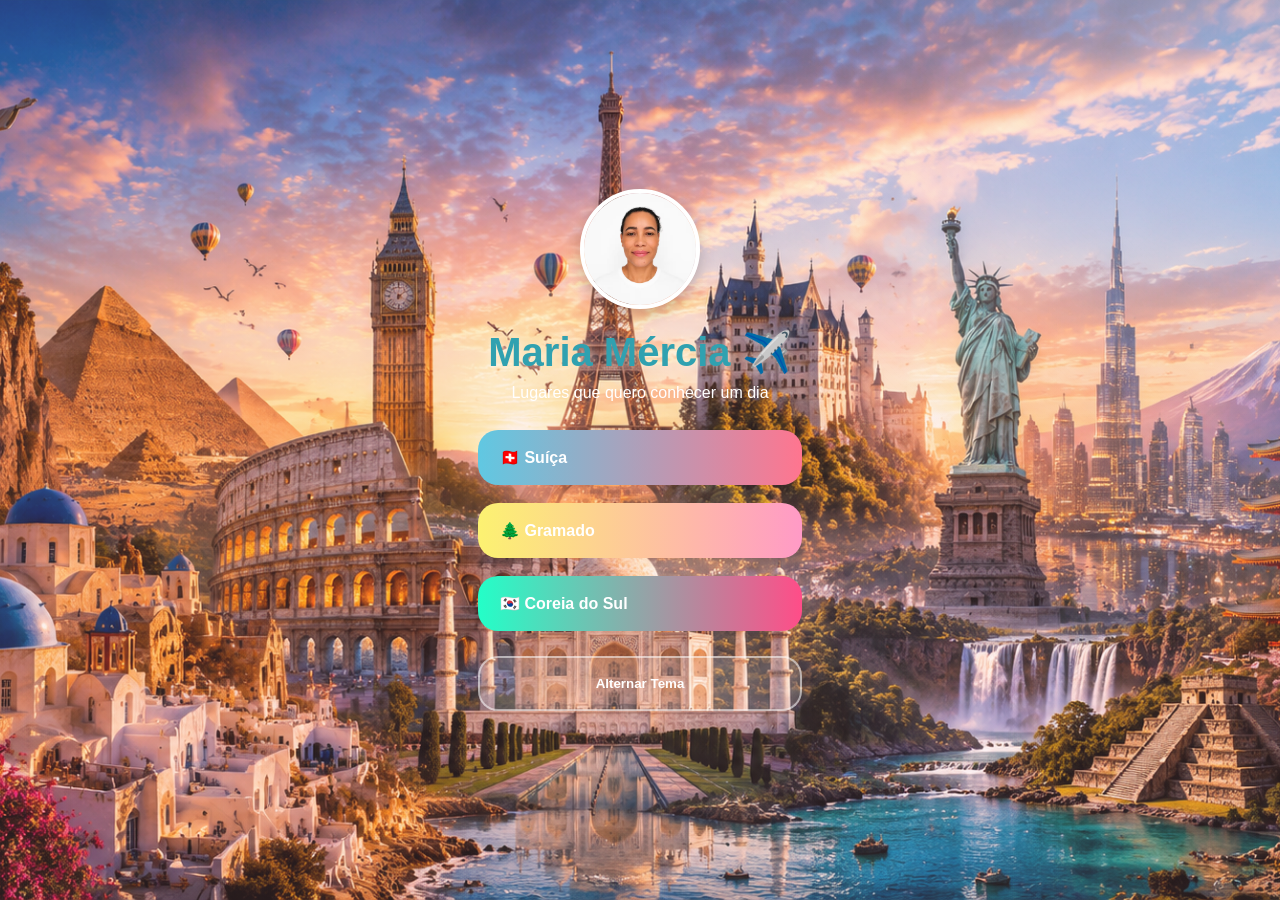
<file: index.html>
<!DOCTYPE html>
<html lang="pt-BR">

<head>
    <meta charset="UTF-8">
    <meta name="viewport" content="width=device-width, initial-scale=1.0">
    <title>Lugares que Quero Conhecer</title>
    <link rel="stylesheet" href="styles.css">
</head>

<body>
    <div class="container text-center">

        <!-- FOTO -->
        <img src="profile.avif"
            alt="Maria Mércia"
            class="avatar">

        <!-- NOME -->
        <h1 class="title">Maria Mércia ✈️</h1>

        <p class="subtitle">
            Lugares que quero conhecer um dia
        </p>

        <!-- LINKS -->
     <div class="links">
 
     <a href="https://www.tripadvisor.com.br/Attractions-g188045-Activities-Switzerland.html"
   target="_blank"
   class="btn btn-primary">
   🇨🇭 Suíça
</a>

<a href="https://www.tripadvisor.com.br/Tourism-g303536-Gramado_State_of_Rio_Grande_do_Sul-Vacations.html"
   target="_blank"
   class="btn btn-secondary">
   🌲 Gramado
</a>

<a href="https://www.tripadvisor.com.br/Attractions-g294196-Activities-South_Korea.html"
   target="_blank"
   class="btn btn-dark">
   🇰🇷 Coreia do Sul
</a>   

</div>


        <!-- BOTÃO -->
        <button class="btn btn-outline" onclick="toggleTheme()">
            Alternar Tema
        </button>

    </div>

    <script src="script.js"></script>
</body>

</html>
</file>
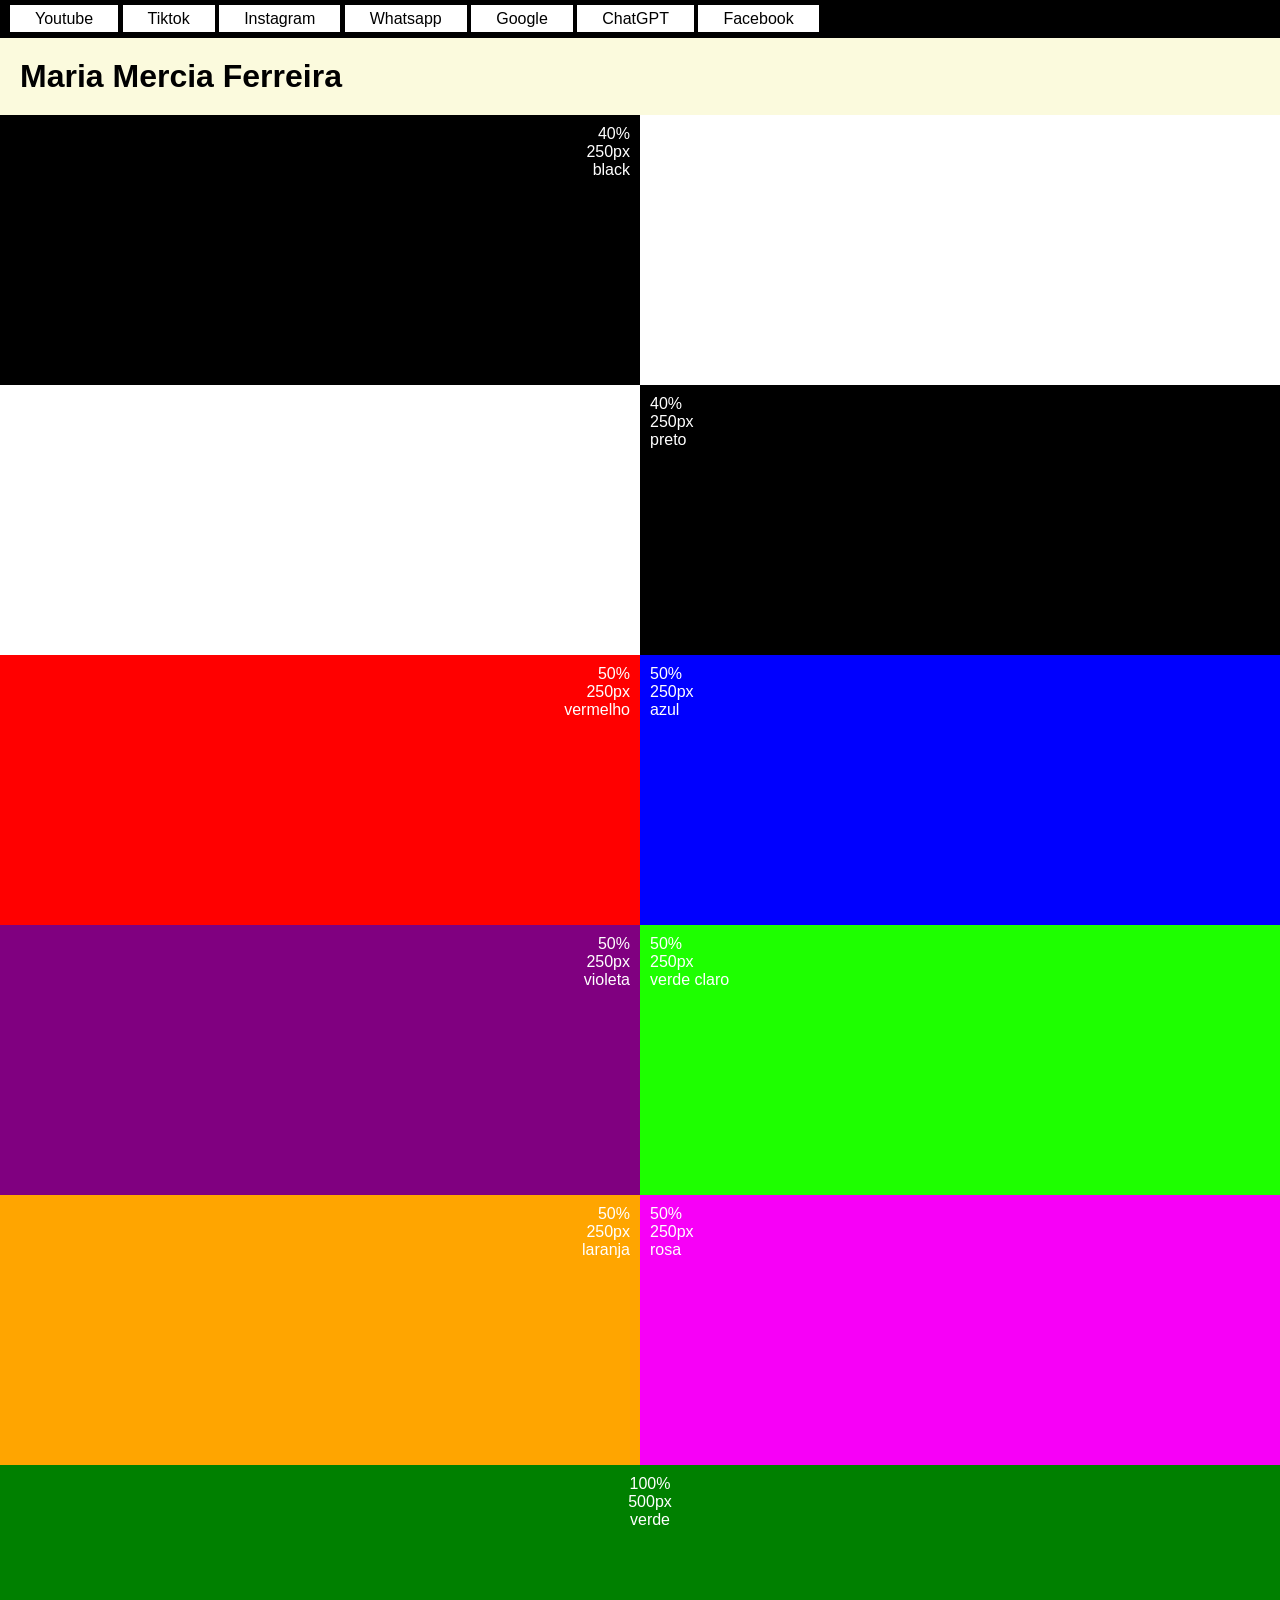
<file: modelo/index.html>
<!DOCTYPE html>
<html lang="en">

<head>
    <meta charset="UTF-8">
    <meta name="viewport" content="width=device, initial-scale=1.0">
    <title>Document</title>

    <link rel="stylesheet" href="estilos.css">
</head>

<body>
    <div class="barra-navegacao">
        <a class="link">Youtube</a>
        <a class="link">Tiktok</a>
        <a class="link">Instagram</a>
        <a class="link">Whatsapp</a>
        <a class="link">Google</a>
        <a class="link">ChatGPT</a>
        <a class="link">Facebook</a>

    </div>
    <h1>Maria Mercia Ferreira</h1>
    <div class="wrapper">
        <div class="meia-caixa texto-direita" style="background-color: black;">
            40%<br>
            250px<br>
            black
        </div>
        <div class="meia-caixa" style="background-color: white;">
            60%<br>
            250px<br>
            branco
        </div>
    </div>
    
    <div class="wrapper">
        <div class="meia-caixa texto-direita" style="background-color: white;">
            60%<br>
            250px<br>
            branco
        </div>
        <div class="meia-caixa" style="background-color: black;">
            40%<br>
            250px<br>
            preto
        </div>
    </div>
    <div class="wrapper">

        <div class="meia-caixa texto-direita">
            50%<br>
            250px<br>
            vermelho
        </div>
        <div class="meia-caixa" style="background-color: blue;">
            50%<br>
            250px<br>
            azul
        </div>
    </div>
    <div class="wrapper">
        <div class="meia-caixa texto-direita" style="background-color: purple;">
            50%<br>
            250px<br>
            violeta
        </div>

        <div class="meia-caixa" style="background-color: rgb(30, 255, 0);">
            50%<br>
            250px<br>
            verde claro
        </div>
    </div>
    <div class="wrapper">
        <div class="meia-caixa texto-direita" style="background-color: orange;">
            50%<br>
            250px<br>
            laranja
        </div>

        <div class="meia-caixa" style="background-color: rgb(247, 0, 247);">
            50%<br>
            250px<br>
            rosa
        </div>
    </div>
    <div class="caixa-completa
    texto-centro">
        100%<br>
        500px<br>
        verde
    </div>
</body>

</html>
</file>
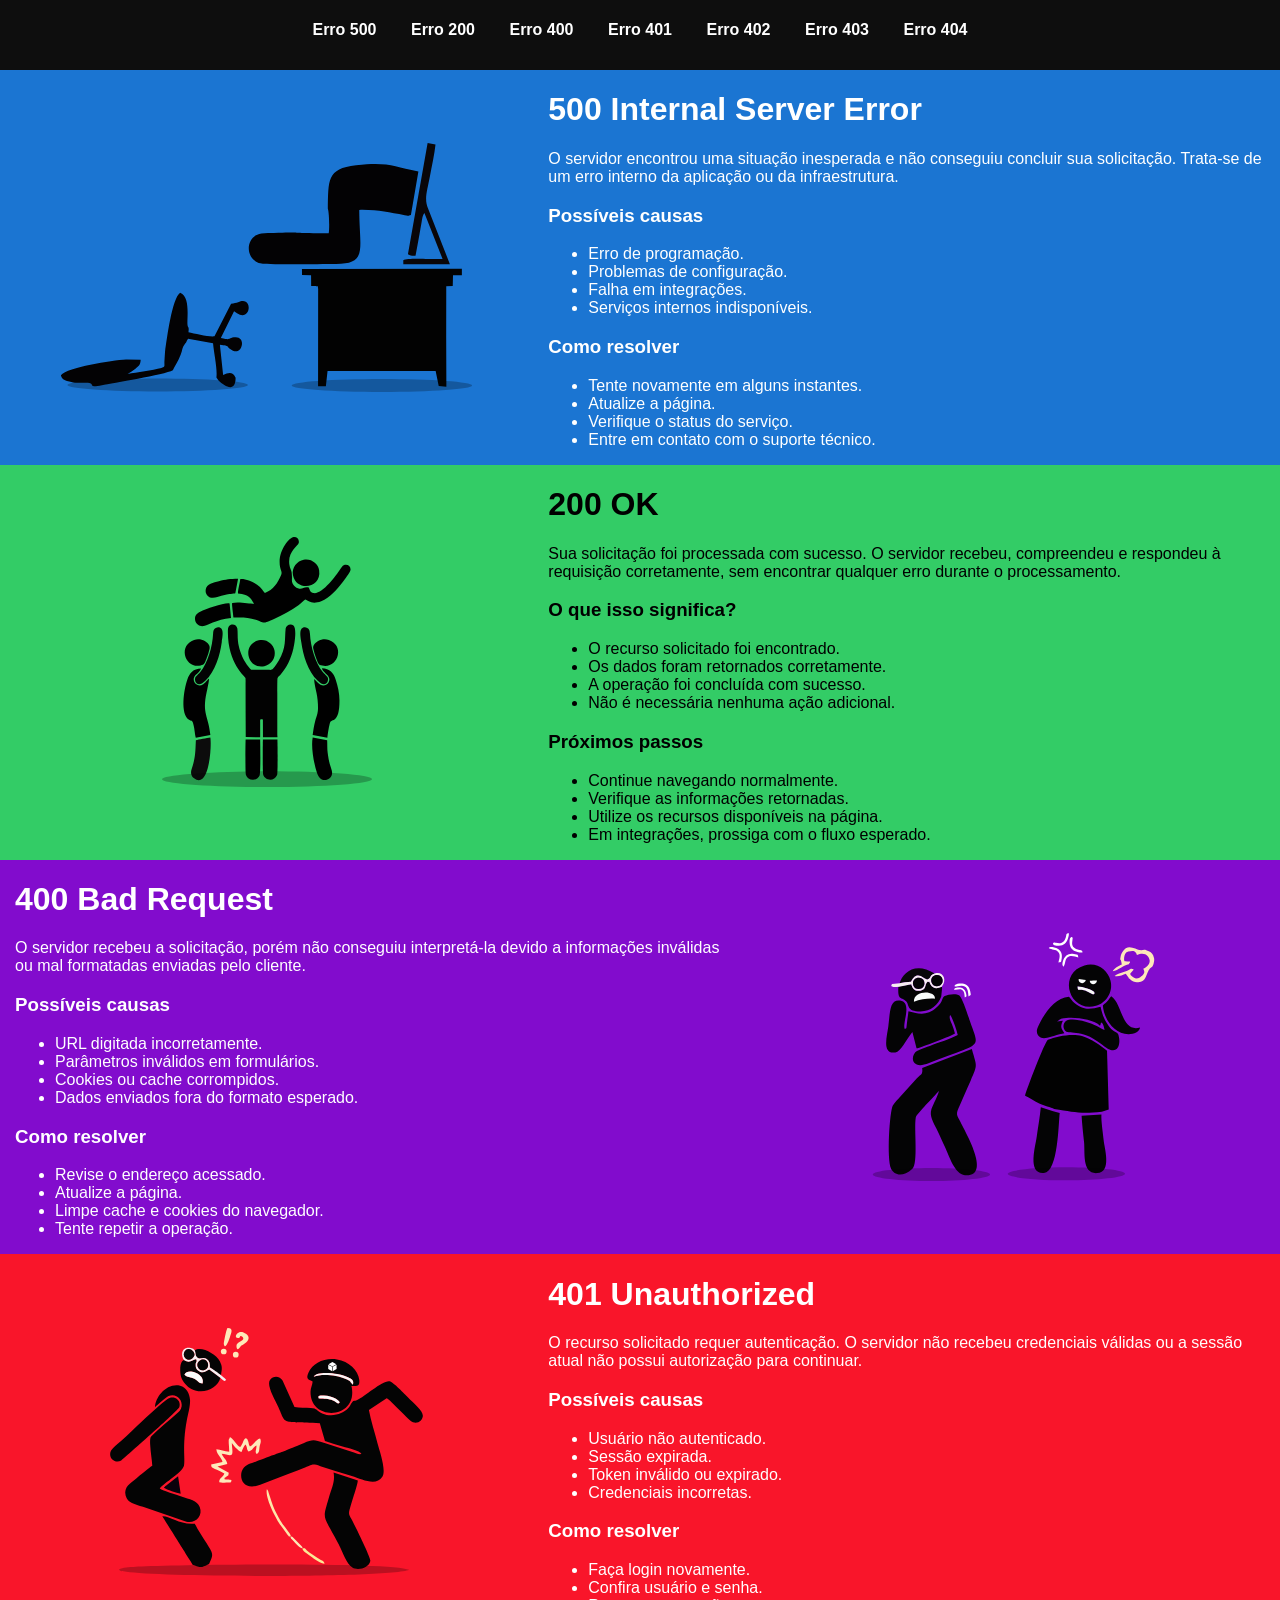
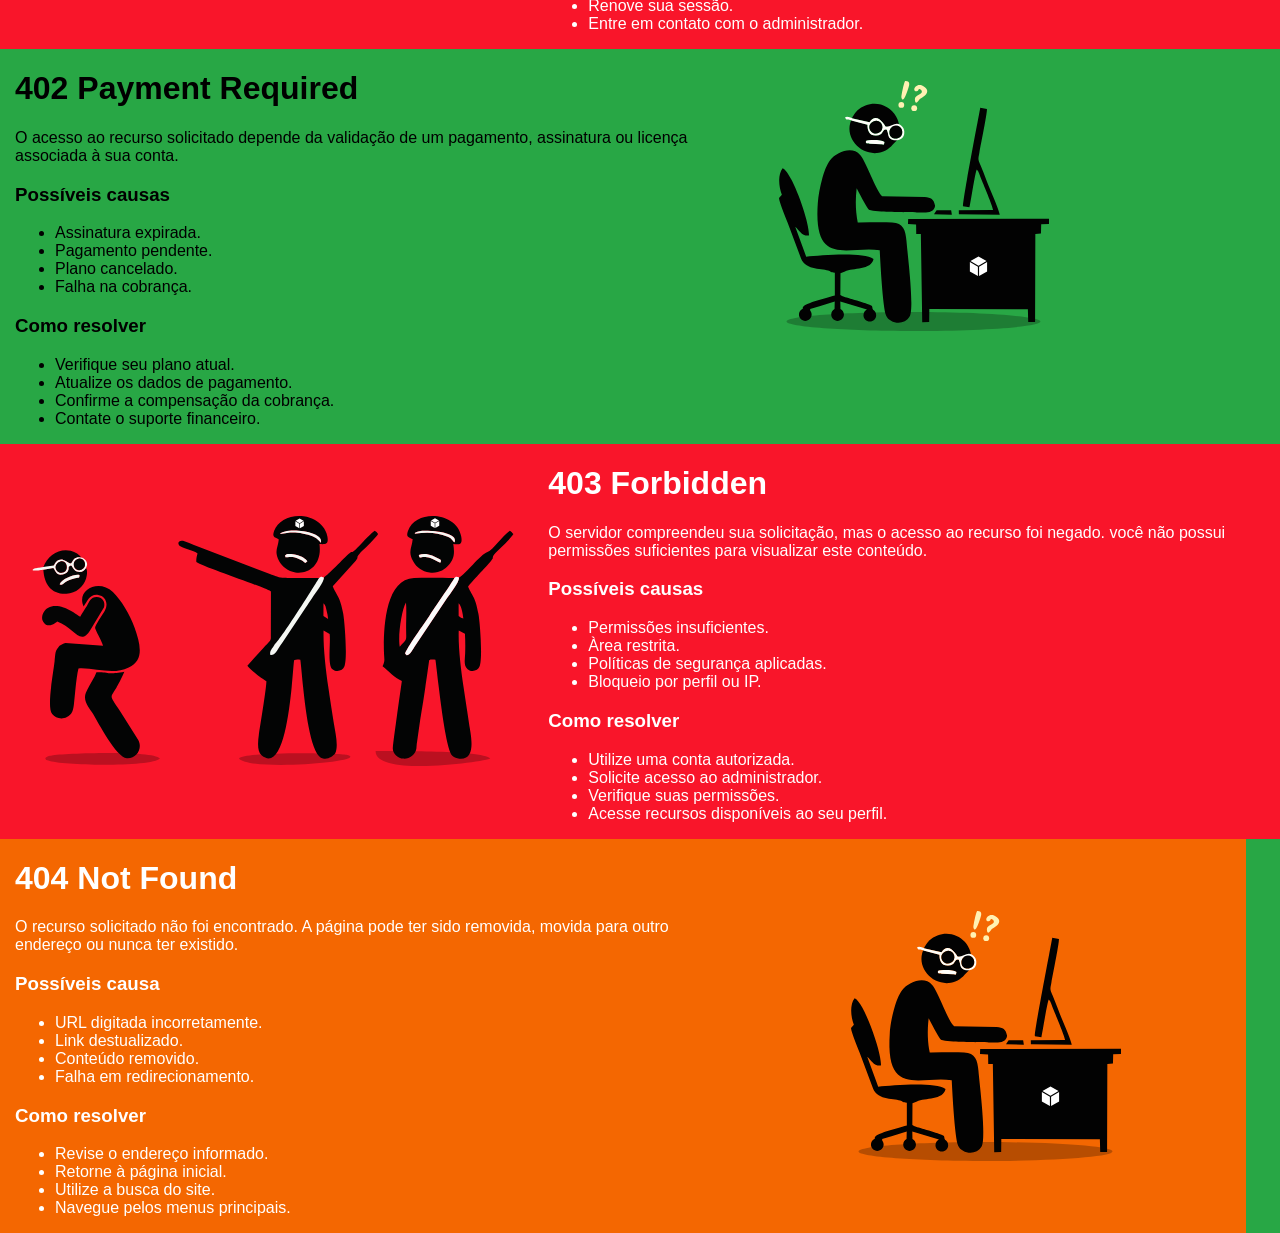
<file: projetoweb/index.html>
<!DOCTYPE html>
<html lang="pt-br">

<head>
    <meta charset="UTF-8">
    <meta name="viewport" content="width=device-width, initial-scale=1.0">
    <title>Base Web</title>
    <link rel="stylesheet" href="estilos.css">
</head>

<body>
    <div class="barra-navegacao">
        <a href="#ERROR_500" class="btn">Erro 500</a>
        <a href="#ERROR_200" class="btn">Erro 200</a>
        <a href="#ERROR_400" class="btn">Erro 400</a>
        <a href="#ERROR_401" class="btn">Erro 401</a>
        <a href="#ERROR_402" class="btn">Erro 402</a>
        <a href="#ERROR_403" class="btn">Erro 403</a>
        <a href="#ERROR_404" class="btn">Erro 404</a>
    </div>

    <!-- Seção: ERROR 500-->
    <div id="ERROR_500" class="linha text-branco" style="background-color: #1B75D2;">
        <div class="col-5 d-flex alinhar-meio p-2">
            <img class="img-error" src="assets/500.svg" alt="500 Internal Server Error">
        </div>

        <div class="col-7">
            <h1>500 Internal Server Error</h1>
            <p>
                O servidor encontrou uma situação inesperada e não conseguiu concluir sua solicitação. Trata-se de um erro interno da aplicação ou da infraestrutura.
            </p>

            <h3>Possíveis causas</h3>
            <ul>
                <li>Erro de programação.</li>
                <li>Problemas de configuração.</li>
                <li>Falha em integrações.</li>
                <li>Serviços internos indisponíveis.</li>
            </ul>

            <h3>Como resolver</h3>
            <ul>
                <li>Tente novamente em alguns instantes.</li>
                <li>Atualize a página.</li>
                <li>Verifique o status do serviço.</li>
                <li>Entre em contato com o suporte técnico.</li>
            </ul>
        </div>
    </div>

    <!-- Seção: ERROR 200-->
    <div id="ERROR_200" class="linha text-preto" style="background-color: #33cc66;">
        <div class="col-5 d-flex alinhar-meio p-2">
            <img class="img-error" src="assets/200.svg" alt="200 OK">
        </div>

        <div class="col-7">
            <h1>200 OK</h1>
            <p>
                Sua solicitação foi processada com sucesso. O servidor recebeu, compreendeu e respondeu à requisição
                corretamente, sem encontrar qualquer erro durante o processamento.
            </p>

            <h3>O que isso significa?</h3>
            <ul>
                <li>O recurso solicitado foi encontrado.</li>
                <li>Os dados foram retornados corretamente.</li>
                <li>A operação foi concluída com sucesso.</li>
                <li>Não é necessária nenhuma ação adicional.</li>
            </ul>

            <h3>Próximos passos</h3>
            <ul>
                <li>Continue navegando normalmente.</li>
                <li>Verifique as informações retornadas.</li>
                <li>Utilize os recursos disponíveis na página.</li>
                <li>Em integrações, prossiga com o fluxo esperado.</li>
            </ul>
        </div>
    </div>

    <!--Seção: ERROR 400-->
    <div id="ERROR_400" class="linha text-branco" Style="background-color: #820CCD;">
        <div class="col-7">
            <h1>400 Bad Request </h1>
            <p>
                O servidor recebeu a solicitação, porém não conseguiu interpretá-la devido
                a informações inválidas ou mal formatadas enviadas pelo cliente.
            </p>


            <h3>Possíveis causas</h3>
            <ul>
                <li>URL digitada incorretamente.</li>
                <li>Parâmetros inválidos em formulários.</li>
                <li>Cookies ou cache corrompidos.</li>
                <li>Dados enviados fora do formato esperado.</li>
            </ul>

            <h3>Como resolver</h3>
            <ul>
                <li>Revise o endereço acessado.</li>
                <li>Atualize a página.</li>
                <li>Limpe cache e cookies do navegador.</li>
                <li>Tente repetir a operação.
            </ul>
        </div>

        <div class="col-5 d-flex alinhar-meio p-2">
            <img class="img-error" src="assets/400.svg" alt="400 Bad Request">
        </div>
    </div>

    <!-- Seção: ERROR 401 -->
    <div id="ERROR_401" class="linha text-branco" style="background-color: #F9152A;">
        <div class="col-5 d-flex alinhar-meio p-2">
            <img class="img-error" src="assets/401.svg" alt="401 Unauthorized">
        </div>
        <div class="col-7">
            <h1>401 Unauthorized</h1>
            <p>
                O recurso solicitado requer autenticação. O servidor não recebeu credenciais
                válidas ou a sessão atual não possui autorização para continuar.
            </p>

            <h3>Possíveis causas</h3>
            <ul>
                <li>Usuário não autenticado.</li>
                <li>Sessão expirada.</li>
                <li>Token inválido ou expirado.</li>
                <li>Credenciais incorretas.</li>
            </ul>

            <h3>Como resolver</h3>
            <ul>
                <li>Faça login novamente.</li>
                <li>Confira usuário e senha.</li>
                <li>Renove sua sessão.</li>
                <li>Entre em contato com o administrador.</li>
            </ul>
        </div>
    </div>

    <!-- Seção: ERROR 402-->
    <div id="ERROR_402" class="linha" style="background-color: #28A745;">
        <div class="col-7">
            <h1>402 Payment Required</h1>
            <p>O acesso ao recurso solicitado depende da validação de um pagamento, assinatura ou licença associada à
                sua conta. </p>

            <h3>Possíveis causas</h3>
            <ul>
                <li>Assinatura expirada.</li>
                <li>Pagamento pendente.</li>
                <li>Plano cancelado.</li>
                <li>Falha na cobrança.</li>
            </ul>

            <h3>Como resolver</h3>
            <ul>
                <li>Verifique seu plano atual.
                <li>Atualize os dados de pagamento.</li>
                <li>Confirme a compensação da cobrança.</li>
                <li>Contate o suporte financeiro.</li>
            </ul>
        </div>

        <div>
            <div class="col-5 d-flex alinhar-meio p-2">
                <img class="img-error" src="assets/402.svg" alt="402 Payment Required">
            </div>
        </div>

        <!-- Seção: ERROR 403 -->
        <div id="ERROR_403" class="linha text-branco" style="background-color: #F9152A;">
            <div class="col-5 d-flex alinhar-meio p-2">
                <img class="img-error" src="assets/403.svg" alt="403 Forbidden">
            </div>

            <div class="col-7">
                <h1>403 Forbidden</h1>
                <p>
                    O servidor compreendeu sua solicitação, mas o acesso ao recurso foi negado.
                    você não possui permissões suficientes para visualizar este conteúdo.
                </p>

                <h3>Possíveis causas</h3>
                <ul>
                    <li>Permissões insuficientes.</li>
                    <li>Àrea restrita.</li>
                    <li>Políticas de segurança aplicadas.</li>
                    <li>Bloqueio por perfil ou IP.</li>
                </ul>

                <h3>Como resolver</h3>
                <ul>
                    <li>Utilize uma conta autorizada.</li>
                    <li>Solicite acesso ao administrador.</li>
                    <li>Verifique suas permissões.</li>
                    <li>Acesse recursos disponíveis ao seu perfil.</li>
                </ul>
            </div>
        </div>

        <!-- Seção: ERROR 404 -->
        <div id="ERROR_404" class="linha text-branco" style="background-color: #F46701;">
            <div class="col-7">
                <h1>404 Not Found</h1>
                <p>
                    O recurso solicitado não foi encontrado. A página pode ter sido removida,
                    movida para outro endereço ou nunca ter existido.
                </p>


                <h3>Possíveis causa </h3>
                <ul>
                    <li>URL digitada incorretamente.</li>
                    <li>Link destualizado.</li>
                    <li>Conteúdo removido.</li>
                    <li>Falha em redirecionamento.</li>
                </ul>

                <h3>Como resolver</h3>
                <ul>
                    <li>Revise o endereço informado.</li>
                    <li>Retorne à página inicial.</li>
                    <li>Utilize a busca do site.</li>
                    <li>Navegue pelos menus principais.</li>
                </ul>
            </div>
            <div class="col-5 d-flex alinhar-meio p-2">
                <img class="img-error" src="assets/404.svg" alt="404 Not Found">
            </div>
        </div>


</body>

</html>
</file>
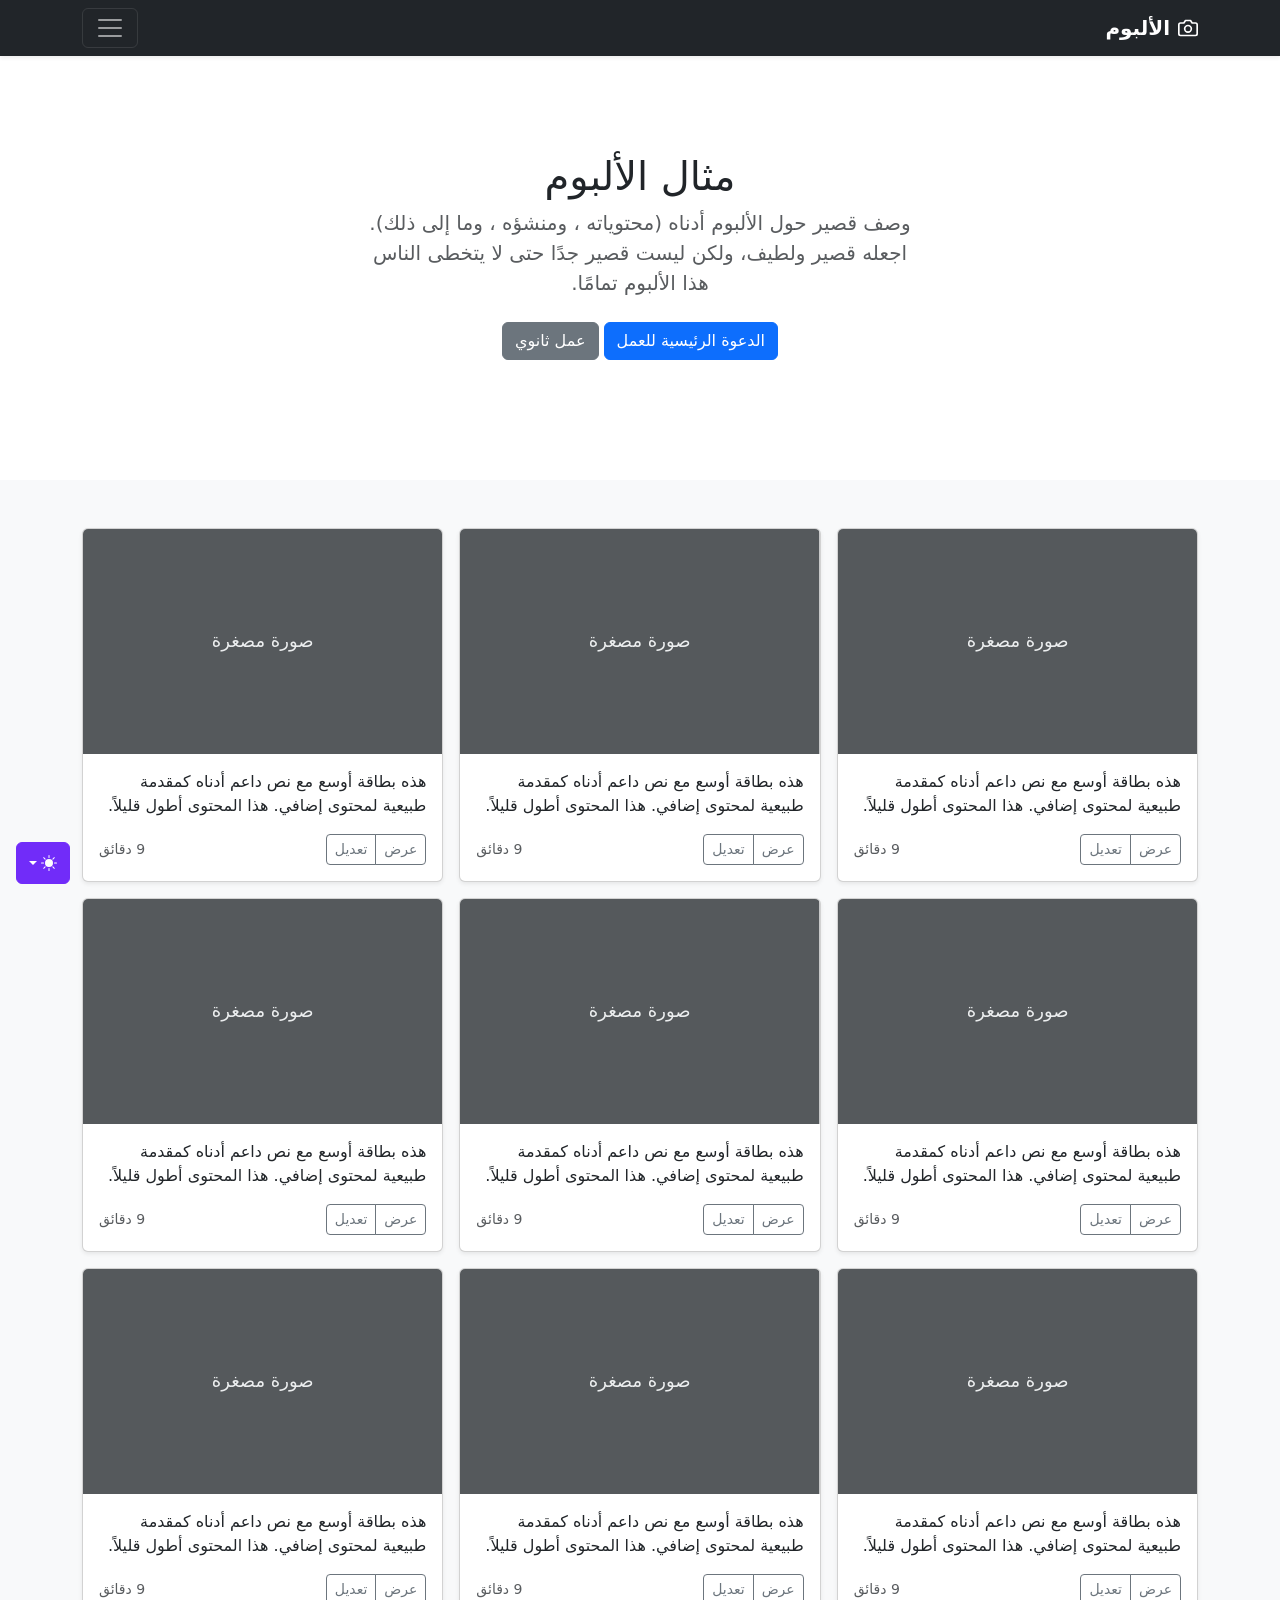
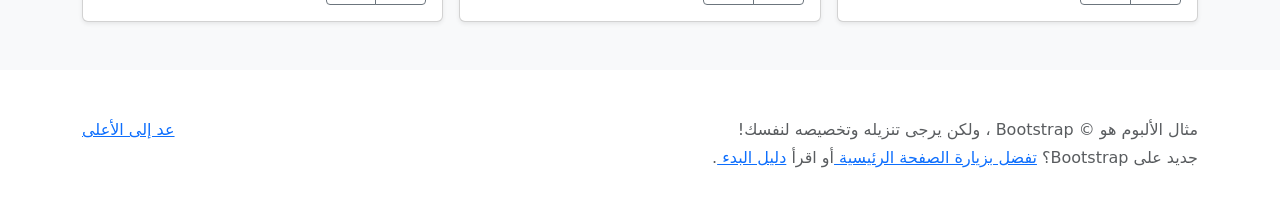
<file: bootstrap/album-rtl/index.html>
<!doctype html>
<html lang="ar" dir="rtl" data-bs-theme="auto">
  <head>
    <meta charset="utf-8" />
    <meta name="viewport" content="width=device-width, initial-scale=1" />
    <meta name="description" content="" />
    <meta
      name="author"
      content="Mark Otto, Jacob Thornton, and Bootstrap contributors"
    />
    <meta name="generator" content="Astro v5.13.2" />
    <title>مثال الألبوم · Bootstrap v5.3</title>
    <link
      rel="canonical"
      href="https://getbootstrap.com/docs/5.3/examples/album-rtl/"
    />
    <script src="../assets/js/color-modes.js"></script>
    <link href="../assets/dist/css/bootstrap.rtl.min.css" rel="stylesheet" />
    <meta name="theme-color" content="#712cf9" />
    <style>
      .bd-placeholder-img {
        font-size: 1.125rem;
        text-anchor: middle;
        -webkit-user-select: none;
        -moz-user-select: none;
        user-select: none;
      }
      @media (min-width: 768px) {
        .bd-placeholder-img-lg {
          font-size: 3.5rem;
        }
      }
      .b-example-divider {
        width: 100%;
        height: 3rem;
        background-color: #0000001a;
        border: solid rgba(0, 0, 0, 0.15);
        border-width: 1px 0;
        box-shadow:
          inset 0 0.5em 1.5em #0000001a,
          inset 0 0.125em 0.5em #00000026;
      }
      .b-example-vr {
        flex-shrink: 0;
        width: 1.5rem;
        height: 100vh;
      }
      .bi {
        vertical-align: -0.125em;
        fill: currentColor;
      }
      .nav-scroller {
        position: relative;
        z-index: 2;
        height: 2.75rem;
        overflow-y: hidden;
      }
      .nav-scroller .nav {
        display: flex;
        flex-wrap: nowrap;
        padding-bottom: 1rem;
        margin-top: -1px;
        overflow-x: auto;
        text-align: center;
        white-space: nowrap;
        -webkit-overflow-scrolling: touch;
      }
      .btn-bd-primary {
        --bd-violet-bg: #712cf9;
        --bd-violet-rgb: 112.520718, 44.062154, 249.437846;
        --bs-btn-font-weight: 600;
        --bs-btn-color: var(--bs-white);
        --bs-btn-bg: var(--bd-violet-bg);
        --bs-btn-border-color: var(--bd-violet-bg);
        --bs-btn-hover-color: var(--bs-white);
        --bs-btn-hover-bg: #6528e0;
        --bs-btn-hover-border-color: #6528e0;
        --bs-btn-focus-shadow-rgb: var(--bd-violet-rgb);
        --bs-btn-active-color: var(--bs-btn-hover-color);
        --bs-btn-active-bg: #5a23c8;
        --bs-btn-active-border-color: #5a23c8;
      }
      .bd-mode-toggle {
        z-index: 1500;
      }
      .bd-mode-toggle .bi {
        width: 1em;
        height: 1em;
      }
      .bd-mode-toggle .dropdown-menu .active .bi {
        display: block !important;
      }
    </style>
  </head>
  <body>
    <svg xmlns="http://www.w3.org/2000/svg" class="d-none">
      <symbol id="check2" viewBox="0 0 16 16">
        <path
          d="M13.854 3.646a.5.5 0 0 1 0 .708l-7 7a.5.5 0 0 1-.708 0l-3.5-3.5a.5.5 0 1 1 .708-.708L6.5 10.293l6.646-6.647a.5.5 0 0 1 .708 0z"
        ></path>
      </symbol>
      <symbol id="circle-half" viewBox="0 0 16 16">
        <path
          d="M8 15A7 7 0 1 0 8 1v14zm0 1A8 8 0 1 1 8 0a8 8 0 0 1 0 16z"
        ></path>
      </symbol>
      <symbol id="moon-stars-fill" viewBox="0 0 16 16">
        <path
          d="M6 .278a.768.768 0 0 1 .08.858 7.208 7.208 0 0 0-.878 3.46c0 4.021 3.278 7.277 7.318 7.277.527 0 1.04-.055 1.533-.16a.787.787 0 0 1 .81.316.733.733 0 0 1-.031.893A8.349 8.349 0 0 1 8.344 16C3.734 16 0 12.286 0 7.71 0 4.266 2.114 1.312 5.124.06A.752.752 0 0 1 6 .278z"
        ></path>
        <path
          d="M10.794 3.148a.217.217 0 0 1 .412 0l.387 1.162c.173.518.579.924 1.097 1.097l1.162.387a.217.217 0 0 1 0 .412l-1.162.387a1.734 1.734 0 0 0-1.097 1.097l-.387 1.162a.217.217 0 0 1-.412 0l-.387-1.162A1.734 1.734 0 0 0 9.31 6.593l-1.162-.387a.217.217 0 0 1 0-.412l1.162-.387a1.734 1.734 0 0 0 1.097-1.097l.387-1.162zM13.863.099a.145.145 0 0 1 .274 0l.258.774c.115.346.386.617.732.732l.774.258a.145.145 0 0 1 0 .274l-.774.258a1.156 1.156 0 0 0-.732.732l-.258.774a.145.145 0 0 1-.274 0l-.258-.774a1.156 1.156 0 0 0-.732-.732l-.774-.258a.145.145 0 0 1 0-.274l.774-.258c.346-.115.617-.386.732-.732L13.863.1z"
        ></path>
      </symbol>
      <symbol id="sun-fill" viewBox="0 0 16 16">
        <path
          d="M8 12a4 4 0 1 0 0-8 4 4 0 0 0 0 8zM8 0a.5.5 0 0 1 .5.5v2a.5.5 0 0 1-1 0v-2A.5.5 0 0 1 8 0zm0 13a.5.5 0 0 1 .5.5v2a.5.5 0 0 1-1 0v-2A.5.5 0 0 1 8 13zm8-5a.5.5 0 0 1-.5.5h-2a.5.5 0 0 1 0-1h2a.5.5 0 0 1 .5.5zM3 8a.5.5 0 0 1-.5.5h-2a.5.5 0 0 1 0-1h2A.5.5 0 0 1 3 8zm10.657-5.657a.5.5 0 0 1 0 .707l-1.414 1.415a.5.5 0 1 1-.707-.708l1.414-1.414a.5.5 0 0 1 .707 0zm-9.193 9.193a.5.5 0 0 1 0 .707L3.05 13.657a.5.5 0 0 1-.707-.707l1.414-1.414a.5.5 0 0 1 .707 0zm9.193 2.121a.5.5 0 0 1-.707 0l-1.414-1.414a.5.5 0 0 1 .707-.707l1.414 1.414a.5.5 0 0 1 0 .707zM4.464 4.465a.5.5 0 0 1-.707 0L2.343 3.05a.5.5 0 1 1 .707-.707l1.414 1.414a.5.5 0 0 1 0 .708z"
        ></path>
      </symbol>
    </svg>
    <div
      class="dropdown position-fixed bottom-0 end-0 mb-3 me-3 bd-mode-toggle"
    >
      <button
        class="btn btn-bd-primary py-2 dropdown-toggle d-flex align-items-center"
        id="bd-theme"
        type="button"
        aria-expanded="false"
        data-bs-toggle="dropdown"
        aria-label="Toggle theme (auto)"
      >
        <svg class="bi my-1 theme-icon-active" aria-hidden="true">
          <use href="#circle-half"></use>
        </svg>
        <span class="visually-hidden" id="bd-theme-text">Toggle theme</span>
      </button>
      <ul
        class="dropdown-menu dropdown-menu-end shadow"
        aria-labelledby="bd-theme-text"
      >
        <li>
          <button
            type="button"
            class="dropdown-item d-flex align-items-center"
            data-bs-theme-value="light"
            aria-pressed="false"
          >
            <svg class="bi me-2 opacity-50" aria-hidden="true">
              <use href="#sun-fill"></use>
            </svg>
            Light
            <svg class="bi ms-auto d-none" aria-hidden="true">
              <use href="#check2"></use>
            </svg>
          </button>
        </li>
        <li>
          <button
            type="button"
            class="dropdown-item d-flex align-items-center"
            data-bs-theme-value="dark"
            aria-pressed="false"
          >
            <svg class="bi me-2 opacity-50" aria-hidden="true">
              <use href="#moon-stars-fill"></use>
            </svg>
            Dark
            <svg class="bi ms-auto d-none" aria-hidden="true">
              <use href="#check2"></use>
            </svg>
          </button>
        </li>
        <li>
          <button
            type="button"
            class="dropdown-item d-flex align-items-center active"
            data-bs-theme-value="auto"
            aria-pressed="true"
          >
            <svg class="bi me-2 opacity-50" aria-hidden="true">
              <use href="#circle-half"></use>
            </svg>
            Auto
            <svg class="bi ms-auto d-none" aria-hidden="true">
              <use href="#check2"></use>
            </svg>
          </button>
        </li>
      </ul>
    </div>
    <header data-bs-theme="dark">
      <div class="collapse text-bg-dark" id="navbarHeader">
        <div class="container">
          <div class="row">
            <div class="col-sm-8 col-md-7 py-4">
              <h4>حول</h4>
              <p class="text-body-secondary">
                أضف بعض المعلومات حول الألبوم، المؤلف، أو أي سياق خلفية آخر.
                اجعلها بضع جمل حتى يتمكن الزوار من التقاط بعض التلميحات المفيدة.
                ثم اربطها ببعض مواقع التواصل الاجتماعي أو معلومات الاتصال.
              </p>
            </div>
            <div class="col-sm-4 offset-md-1 py-4">
              <h4>تواصل معي</h4>
              <ul class="list-unstyled">
                <li><a href="#" class="text-white">تابعني على تويتر</a></li>
                <li>
                  <a href="#" class="text-white">شاركني الإعجاب في فيسبوك</a>
                </li>
                <li>
                  <a href="#" class="text-white"
                    >راسلني على البريد الإلكتروني</a
                  >
                </li>
              </ul>
            </div>
          </div>
        </div>
      </div>
      <div class="navbar navbar-dark bg-dark shadow-sm">
        <div class="container">
          <a href="#" class="navbar-brand d-flex align-items-center">
            <svg
              xmlns="http://www.w3.org/2000/svg"
              width="20"
              height="20"
              fill="none"
              stroke="currentColor"
              stroke-linecap="round"
              stroke-linejoin="round"
              stroke-width="2"
              aria-hidden="true"
              class="me-2"
              viewBox="0 0 24 24"
            >
              <path
                d="M23 19a2 2 0 0 1-2 2H3a2 2 0 0 1-2-2V8a2 2 0 0 1 2-2h4l2-3h6l2 3h4a2 2 0 0 1 2 2z"
              ></path>
              <circle cx="12" cy="13" r="4"></circle>
            </svg>
            <strong>الألبوم</strong>
          </a>
          <button
            class="navbar-toggler"
            type="button"
            data-bs-toggle="collapse"
            data-bs-target="#navbarHeader"
            aria-controls="navbarHeader"
            aria-expanded="false"
            aria-label="تبديل التنقل"
          >
            <span class="navbar-toggler-icon"></span>
          </button>
        </div>
      </div>
    </header>
    <main>
      <section class="py-5 text-center container">
        <div class="row py-lg-5">
          <div class="col-lg-6 col-md-8 mx-auto">
            <h1 class="fw-light">مثال الألبوم</h1>
            <p class="lead text-body-secondary">
              وصف قصير حول الألبوم أدناه (محتوياته ، ومنشؤه ، وما إلى ذلك).
              اجعله قصير ولطيف، ولكن ليست قصير جدًا حتى لا يتخطى الناس هذا
              الألبوم تمامًا.
            </p>
            <p>
              <a href="#" class="btn btn-primary my-2">الدعوة الرئيسية للعمل</a>
              <a href="#" class="btn btn-secondary my-2">عمل ثانوي</a>
            </p>
          </div>
        </div>
      </section>
      <div class="album py-5 bg-body-tertiary">
        <div class="container">
          <div class="row row-cols-1 row-cols-sm-2 row-cols-md-3 g-3">
            <div class="col">
              <div class="card shadow-sm">
                <svg
                  aria-label="Placeholder: صورة مصغرة"
                  class="bd-placeholder-img card-img-top"
                  height="225"
                  preserveAspectRatio="xMidYMid slice"
                  role="img"
                  width="100%"
                  xmlns="http://www.w3.org/2000/svg"
                >
                  <title>Placeholder</title>
                  <rect width="100%" height="100%" fill="#55595c"></rect>
                  <text x="50%" y="50%" fill="#eceeef" dy=".3em">
                    صورة مصغرة
                  </text>
                </svg>
                <div class="card-body">
                  <p class="card-text">
                    هذه بطاقة أوسع مع نص داعم أدناه كمقدمة طبيعية لمحتوى إضافي.
                    هذا المحتوى أطول قليلاً.
                  </p>
                  <div
                    class="d-flex justify-content-between align-items-center"
                  >
                    <div class="btn-group">
                      <button
                        type="button"
                        class="btn btn-sm btn-outline-secondary"
                      >
                        عرض
                      </button>
                      <button
                        type="button"
                        class="btn btn-sm btn-outline-secondary"
                      >
                        تعديل
                      </button>
                    </div>
                    <small class="text-body-secondary">9 دقائق</small>
                  </div>
                </div>
              </div>
            </div>
            <div class="col">
              <div class="card shadow-sm">
                <svg
                  aria-label="Placeholder: صورة مصغرة"
                  class="bd-placeholder-img card-img-top"
                  height="225"
                  preserveAspectRatio="xMidYMid slice"
                  role="img"
                  width="100%"
                  xmlns="http://www.w3.org/2000/svg"
                >
                  <title>Placeholder</title>
                  <rect width="100%" height="100%" fill="#55595c"></rect>
                  <text x="50%" y="50%" fill="#eceeef" dy=".3em">
                    صورة مصغرة
                  </text>
                </svg>
                <div class="card-body">
                  <p class="card-text">
                    هذه بطاقة أوسع مع نص داعم أدناه كمقدمة طبيعية لمحتوى إضافي.
                    هذا المحتوى أطول قليلاً.
                  </p>
                  <div
                    class="d-flex justify-content-between align-items-center"
                  >
                    <div class="btn-group">
                      <button
                        type="button"
                        class="btn btn-sm btn-outline-secondary"
                      >
                        عرض
                      </button>
                      <button
                        type="button"
                        class="btn btn-sm btn-outline-secondary"
                      >
                        تعديل
                      </button>
                    </div>
                    <small class="text-body-secondary">9 دقائق</small>
                  </div>
                </div>
              </div>
            </div>
            <div class="col">
              <div class="card shadow-sm">
                <svg
                  aria-label="Placeholder: صورة مصغرة"
                  class="bd-placeholder-img card-img-top"
                  height="225"
                  preserveAspectRatio="xMidYMid slice"
                  role="img"
                  width="100%"
                  xmlns="http://www.w3.org/2000/svg"
                >
                  <title>Placeholder</title>
                  <rect width="100%" height="100%" fill="#55595c"></rect>
                  <text x="50%" y="50%" fill="#eceeef" dy=".3em">
                    صورة مصغرة
                  </text>
                </svg>
                <div class="card-body">
                  <p class="card-text">
                    هذه بطاقة أوسع مع نص داعم أدناه كمقدمة طبيعية لمحتوى إضافي.
                    هذا المحتوى أطول قليلاً.
                  </p>
                  <div
                    class="d-flex justify-content-between align-items-center"
                  >
                    <div class="btn-group">
                      <button
                        type="button"
                        class="btn btn-sm btn-outline-secondary"
                      >
                        عرض
                      </button>
                      <button
                        type="button"
                        class="btn btn-sm btn-outline-secondary"
                      >
                        تعديل
                      </button>
                    </div>
                    <small class="text-body-secondary">9 دقائق</small>
                  </div>
                </div>
              </div>
            </div>
            <div class="col">
              <div class="card shadow-sm">
                <svg
                  aria-label="Placeholder: صورة مصغرة"
                  class="bd-placeholder-img card-img-top"
                  height="225"
                  preserveAspectRatio="xMidYMid slice"
                  role="img"
                  width="100%"
                  xmlns="http://www.w3.org/2000/svg"
                >
                  <title>Placeholder</title>
                  <rect width="100%" height="100%" fill="#55595c"></rect>
                  <text x="50%" y="50%" fill="#eceeef" dy=".3em">
                    صورة مصغرة
                  </text>
                </svg>
                <div class="card-body">
                  <p class="card-text">
                    هذه بطاقة أوسع مع نص داعم أدناه كمقدمة طبيعية لمحتوى إضافي.
                    هذا المحتوى أطول قليلاً.
                  </p>
                  <div
                    class="d-flex justify-content-between align-items-center"
                  >
                    <div class="btn-group">
                      <button
                        type="button"
                        class="btn btn-sm btn-outline-secondary"
                      >
                        عرض
                      </button>
                      <button
                        type="button"
                        class="btn btn-sm btn-outline-secondary"
                      >
                        تعديل
                      </button>
                    </div>
                    <small class="text-body-secondary">9 دقائق</small>
                  </div>
                </div>
              </div>
            </div>
            <div class="col">
              <div class="card shadow-sm">
                <svg
                  aria-label="Placeholder: صورة مصغرة"
                  class="bd-placeholder-img card-img-top"
                  height="225"
                  preserveAspectRatio="xMidYMid slice"
                  role="img"
                  width="100%"
                  xmlns="http://www.w3.org/2000/svg"
                >
                  <title>Placeholder</title>
                  <rect width="100%" height="100%" fill="#55595c"></rect>
                  <text x="50%" y="50%" fill="#eceeef" dy=".3em">
                    صورة مصغرة
                  </text>
                </svg>
                <div class="card-body">
                  <p class="card-text">
                    هذه بطاقة أوسع مع نص داعم أدناه كمقدمة طبيعية لمحتوى إضافي.
                    هذا المحتوى أطول قليلاً.
                  </p>
                  <div
                    class="d-flex justify-content-between align-items-center"
                  >
                    <div class="btn-group">
                      <button
                        type="button"
                        class="btn btn-sm btn-outline-secondary"
                      >
                        عرض
                      </button>
                      <button
                        type="button"
                        class="btn btn-sm btn-outline-secondary"
                      >
                        تعديل
                      </button>
                    </div>
                    <small class="text-body-secondary">9 دقائق</small>
                  </div>
                </div>
              </div>
            </div>
            <div class="col">
              <div class="card shadow-sm">
                <svg
                  aria-label="Placeholder: صورة مصغرة"
                  class="bd-placeholder-img card-img-top"
                  height="225"
                  preserveAspectRatio="xMidYMid slice"
                  role="img"
                  width="100%"
                  xmlns="http://www.w3.org/2000/svg"
                >
                  <title>Placeholder</title>
                  <rect width="100%" height="100%" fill="#55595c"></rect>
                  <text x="50%" y="50%" fill="#eceeef" dy=".3em">
                    صورة مصغرة
                  </text>
                </svg>
                <div class="card-body">
                  <p class="card-text">
                    هذه بطاقة أوسع مع نص داعم أدناه كمقدمة طبيعية لمحتوى إضافي.
                    هذا المحتوى أطول قليلاً.
                  </p>
                  <div
                    class="d-flex justify-content-between align-items-center"
                  >
                    <div class="btn-group">
                      <button
                        type="button"
                        class="btn btn-sm btn-outline-secondary"
                      >
                        عرض
                      </button>
                      <button
                        type="button"
                        class="btn btn-sm btn-outline-secondary"
                      >
                        تعديل
                      </button>
                    </div>
                    <small class="text-body-secondary">9 دقائق</small>
                  </div>
                </div>
              </div>
            </div>
            <div class="col">
              <div class="card shadow-sm">
                <svg
                  aria-label="Placeholder: صورة مصغرة"
                  class="bd-placeholder-img card-img-top"
                  height="225"
                  preserveAspectRatio="xMidYMid slice"
                  role="img"
                  width="100%"
                  xmlns="http://www.w3.org/2000/svg"
                >
                  <title>Placeholder</title>
                  <rect width="100%" height="100%" fill="#55595c"></rect>
                  <text x="50%" y="50%" fill="#eceeef" dy=".3em">
                    صورة مصغرة
                  </text>
                </svg>
                <div class="card-body">
                  <p class="card-text">
                    هذه بطاقة أوسع مع نص داعم أدناه كمقدمة طبيعية لمحتوى إضافي.
                    هذا المحتوى أطول قليلاً.
                  </p>
                  <div
                    class="d-flex justify-content-between align-items-center"
                  >
                    <div class="btn-group">
                      <button
                        type="button"
                        class="btn btn-sm btn-outline-secondary"
                      >
                        عرض
                      </button>
                      <button
                        type="button"
                        class="btn btn-sm btn-outline-secondary"
                      >
                        تعديل
                      </button>
                    </div>
                    <small class="text-body-secondary">9 دقائق</small>
                  </div>
                </div>
              </div>
            </div>
            <div class="col">
              <div class="card shadow-sm">
                <svg
                  aria-label="Placeholder: صورة مصغرة"
                  class="bd-placeholder-img card-img-top"
                  height="225"
                  preserveAspectRatio="xMidYMid slice"
                  role="img"
                  width="100%"
                  xmlns="http://www.w3.org/2000/svg"
                >
                  <title>Placeholder</title>
                  <rect width="100%" height="100%" fill="#55595c"></rect>
                  <text x="50%" y="50%" fill="#eceeef" dy=".3em">
                    صورة مصغرة
                  </text>
                </svg>
                <div class="card-body">
                  <p class="card-text">
                    هذه بطاقة أوسع مع نص داعم أدناه كمقدمة طبيعية لمحتوى إضافي.
                    هذا المحتوى أطول قليلاً.
                  </p>
                  <div
                    class="d-flex justify-content-between align-items-center"
                  >
                    <div class="btn-group">
                      <button
                        type="button"
                        class="btn btn-sm btn-outline-secondary"
                      >
                        عرض
                      </button>
                      <button
                        type="button"
                        class="btn btn-sm btn-outline-secondary"
                      >
                        تعديل
                      </button>
                    </div>
                    <small class="text-body-secondary">9 دقائق</small>
                  </div>
                </div>
              </div>
            </div>
            <div class="col">
              <div class="card shadow-sm">
                <svg
                  aria-label="Placeholder: صورة مصغرة"
                  class="bd-placeholder-img card-img-top"
                  height="225"
                  preserveAspectRatio="xMidYMid slice"
                  role="img"
                  width="100%"
                  xmlns="http://www.w3.org/2000/svg"
                >
                  <title>Placeholder</title>
                  <rect width="100%" height="100%" fill="#55595c"></rect>
                  <text x="50%" y="50%" fill="#eceeef" dy=".3em">
                    صورة مصغرة
                  </text>
                </svg>
                <div class="card-body">
                  <p class="card-text">
                    هذه بطاقة أوسع مع نص داعم أدناه كمقدمة طبيعية لمحتوى إضافي.
                    هذا المحتوى أطول قليلاً.
                  </p>
                  <div
                    class="d-flex justify-content-between align-items-center"
                  >
                    <div class="btn-group">
                      <button
                        type="button"
                        class="btn btn-sm btn-outline-secondary"
                      >
                        عرض
                      </button>
                      <button
                        type="button"
                        class="btn btn-sm btn-outline-secondary"
                      >
                        تعديل
                      </button>
                    </div>
                    <small class="text-body-secondary">9 دقائق</small>
                  </div>
                </div>
              </div>
            </div>
          </div>
        </div>
      </div>
    </main>
    <footer class="text-body-secondary py-5">
      <div class="container">
        <p class="float-end mb-1"><a href="#">عد إلى الأعلى</a></p>
        <p class="mb-1">
          مثال الألبوم هو © Bootstrap ، ولكن يرجى تنزيله وتخصيصه لنفسك!
        </p>
        <p class="mb-0">
          جديد على Bootstrap؟ <a href="/"> تفضل بزيارة الصفحة الرئيسية </a> أو
          اقرأ <a href="../getting-started/introduction"> دليل البدء </a>.
        </p>
      </div>
    </footer>
    <script
      src="../assets/dist/js/bootstrap.bundle.min.js"
      class="astro-vvvwv3sm"
    ></script>
  </body>
</html>
</file>
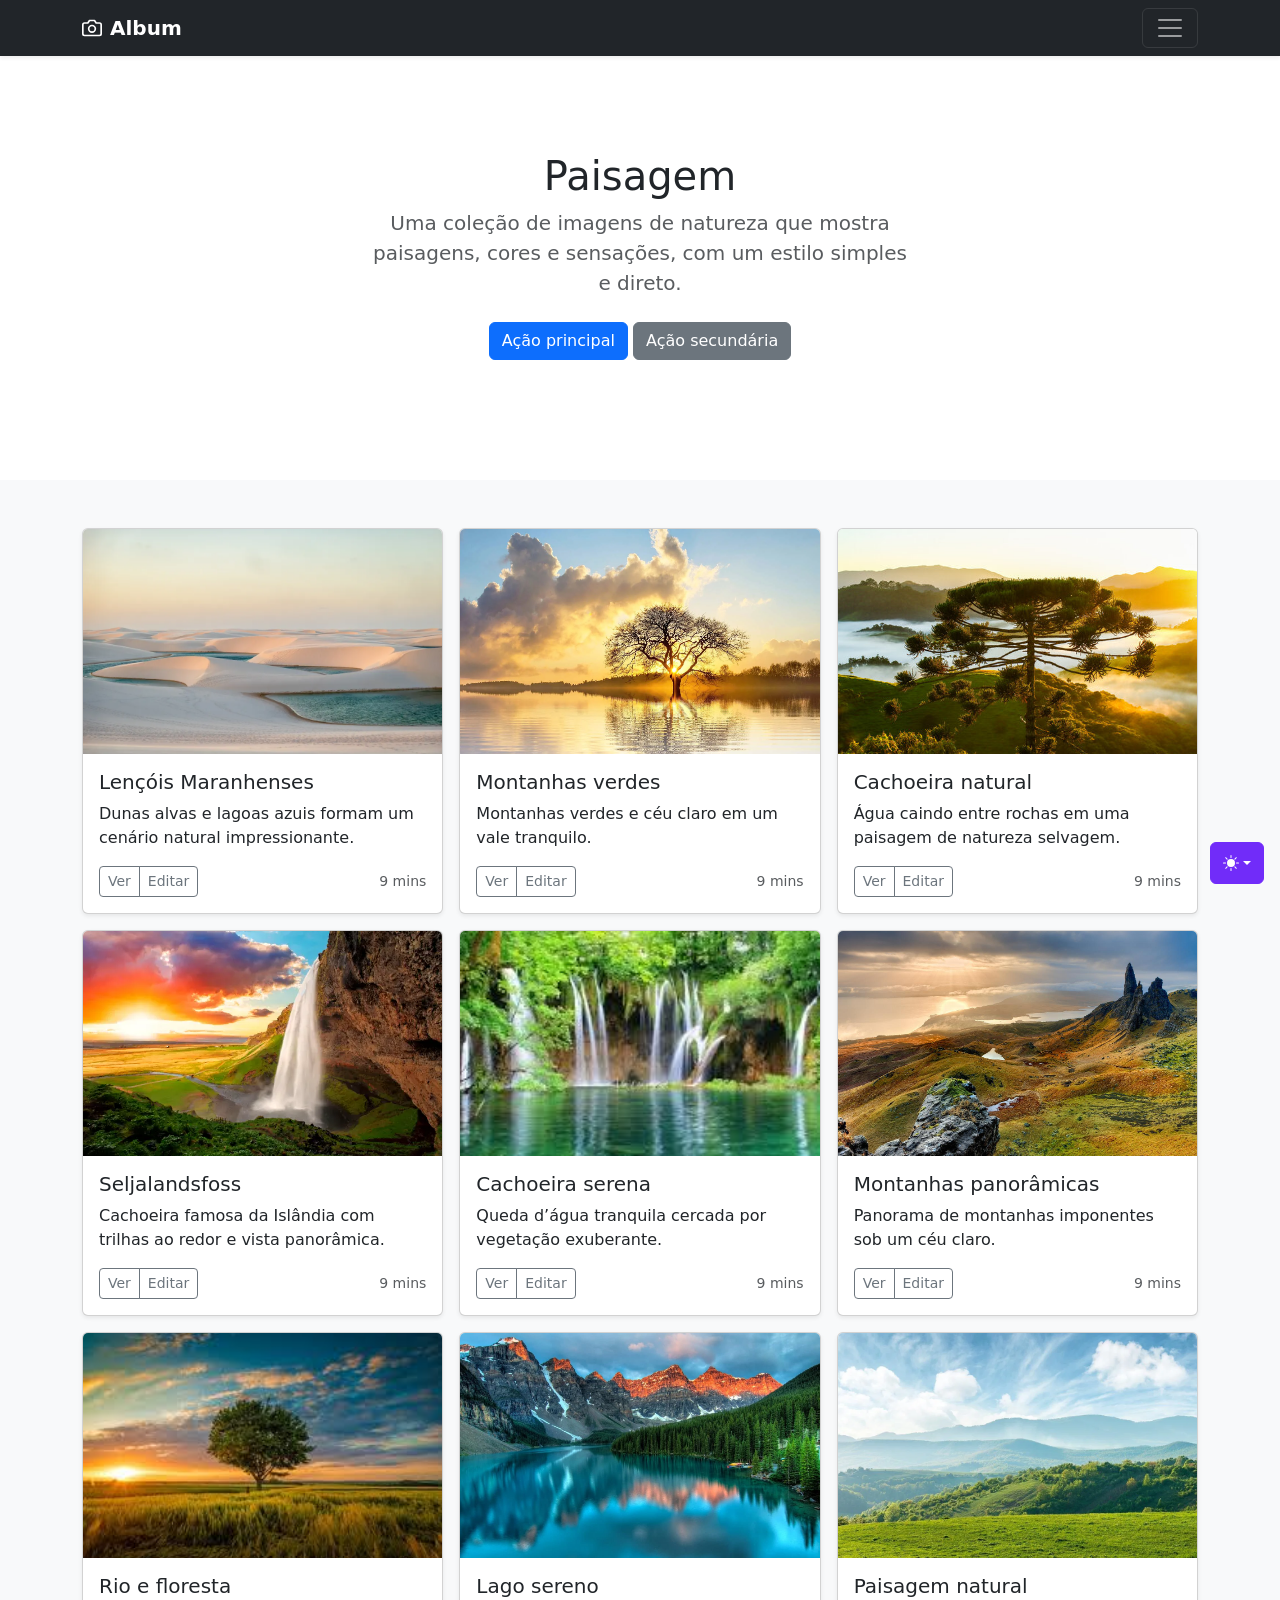
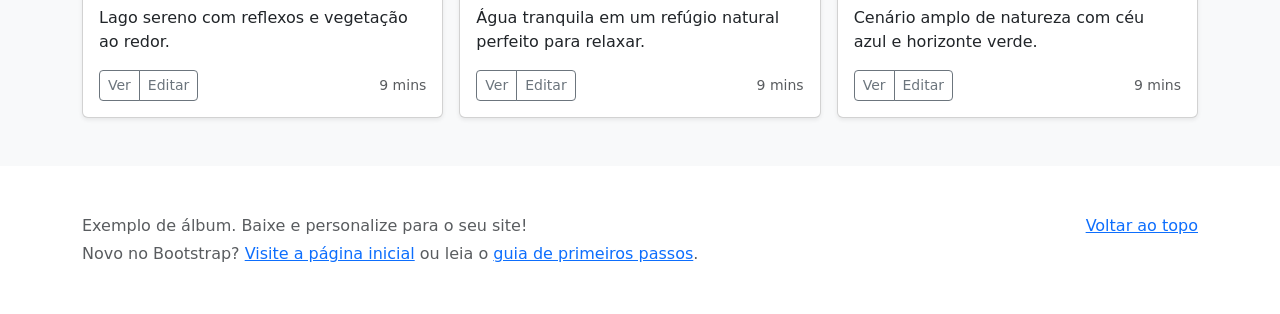
<file: bootstrap/album/index.html>
<!doctype html>
<html lang="en" data-bs-theme="auto">
  <head>
    <meta charset="utf-8" />
    <meta name="viewport" content="width=device-width, initial-scale=1" />
    <meta name="description" content="" />
    <meta
      name="author"
      content="Mark Otto, Jacob Thornton, and Bootstrap contributors"
    />
    <meta name="generator" content="Astro v5.13.2" />
    <title>Paisagem · Bootstrap v5.3</title>
    <link
      rel="canonical"
      href="https://getbootstrap.com/docs/5.3/examples/album/"
    />
    <script src="../assets/js/color-modes.js"></script>
    <link href="../assets/dist/css/bootstrap.min.css" rel="stylesheet" />
    <meta name="theme-color" content="#712cf9" />
    <style>
      .bd-placeholder-img {
        font-size: 1.125rem;
        text-anchor: middle;
        -webkit-user-select: none;
        -moz-user-select: none;
        user-select: none;
      }
      @media (min-width: 768px) {
        .bd-placeholder-img-lg {
          font-size: 3.5rem;
        }
      }
      .b-example-divider {
        width: 100%;
        height: 3rem;
        background-color: #0000001a;
        border: solid rgba(0, 0, 0, 0.15);
        border-width: 1px 0;
        box-shadow:
          inset 0 0.5em 1.5em #0000001a,
          inset 0 0.125em 0.5em #00000026;
      }
      .b-example-vr {
        flex-shrink: 0;
        width: 1.5rem;
        height: 100vh;
      }
      .bi {
        vertical-align: -0.125em;
        fill: currentColor;
      }
      .nav-scroller {
        position: relative;
        z-index: 2;
        height: 2.75rem;
        overflow-y: hidden;
      }
      .nav-scroller .nav {
        display: flex;
        flex-wrap: nowrap;
        padding-bottom: 1rem;
        margin-top: -1px;
        overflow-x: auto;
        text-align: center;
        white-space: nowrap;
        -webkit-overflow-scrolling: touch;
      }
      .btn-bd-primary {
        --bd-violet-bg: #712cf9;
        --bd-violet-rgb: 112.520718, 44.062154, 249.437846;
        --bs-btn-font-weight: 600;
        --bs-btn-color: var(--bs-white);
        --bs-btn-bg: var(--bd-violet-bg);
        --bs-btn-border-color: var(--bd-violet-bg);
        --bs-btn-hover-color: var(--bs-white);
        --bs-btn-hover-bg: #6528e0;
        --bs-btn-hover-border-color: #6528e0;
        --bs-btn-focus-shadow-rgb: var(--bd-violet-rgb);
        --bs-btn-active-color: var(--bs-btn-hover-color);
        --bs-btn-active-bg: #5a23c8;
        --bs-btn-active-border-color: #5a23c8;
      }
      .bd-mode-toggle {
        z-index: 1500;
      }
      .bd-mode-toggle .bi {
        width: 1em;
        height: 1em;
      }
      .bd-mode-toggle .dropdown-menu .active .bi {
        display: block !important;
      }
    </style>
  </head>
  <body>
    <svg xmlns="http://www.w3.org/2000/svg" class="d-none">
      <symbol id="check2" viewBox="0 0 16 16">
        <path
          d="M13.854 3.646a.5.5 0 0 1 0 .708l-7 7a.5.5 0 0 1-.708 0l-3.5-3.5a.5.5 0 1 1 .708-.708L6.5 10.293l6.646-6.647a.5.5 0 0 1 .708 0z"
        ></path>
      </symbol>
      <symbol id="circle-half" viewBox="0 0 16 16">
        <path
          d="M8 15A7 7 0 1 0 8 1v14zm0 1A8 8 0 1 1 8 0a8 8 0 0 1 0 16z"
        ></path>
      </symbol>
      <symbol id="moon-stars-fill" viewBox="0 0 16 16">
        <path
          d="M6 .278a.768.768 0 0 1 .08.858 7.208 7.208 0 0 0-.878 3.46c0 4.021 3.278 7.277 7.318 7.277.527 0 1.04-.055 1.533-.16a.787.787 0 0 1 .81.316.733.733 0 0 1-.031.893A8.349 8.349 0 0 1 8.344 16C3.734 16 0 12.286 0 7.71 0 4.266 2.114 1.312 5.124.06A.752.752 0 0 1 6 .278z"
        ></path>
        <path
          d="M10.794 3.148a.217.217 0 0 1 .412 0l.387 1.162c.173.518.579.924 1.097 1.097l1.162.387a.217.217 0 0 1 0 .412l-1.162.387a1.734 1.734 0 0 0-1.097 1.097l-.387 1.162a.217.217 0 0 1-.412 0l-.387-1.162A1.734 1.734 0 0 0 9.31 6.593l-1.162-.387a.217.217 0 0 1 0-.412l1.162-.387a1.734 1.734 0 0 0 1.097-1.097l.387-1.162zM13.863.099a.145.145 0 0 1 .274 0l.258.774c.115.346.386.617.732.732l.774.258a.145.145 0 0 1 0 .274l-.774.258a1.156 1.156 0 0 0-.732.732l-.258.774a.145.145 0 0 1-.274 0l-.258-.774a1.156 1.156 0 0 0-.732-.732l-.774-.258a.145.145 0 0 1 0-.274l.774-.258c.346-.115.617-.386.732-.732L13.863.1z"
        ></path>
      </symbol>
      <symbol id="sun-fill" viewBox="0 0 16 16">
        <path
          d="M8 12a4 4 0 1 0 0-8 4 4 0 0 0 0 8zM8 0a.5.5 0 0 1 .5.5v2a.5.5 0 0 1-1 0v-2A.5.5 0 0 1 8 0zm0 13a.5.5 0 0 1 .5.5v2a.5.5 0 0 1-1 0v-2A.5.5 0 0 1 8 13zm8-5a.5.5 0 0 1-.5.5h-2a.5.5 0 0 1 0-1h2a.5.5 0 0 1 .5.5zM3 8a.5.5 0 0 1-.5.5h-2a.5.5 0 0 1 0-1h2A.5.5 0 0 1 3 8zm10.657-5.657a.5.5 0 0 1 0 .707l-1.414 1.415a.5.5 0 1 1-.707-.708l1.414-1.414a.5.5 0 0 1 .707 0zm-9.193 9.193a.5.5 0 0 1 0 .707L3.05 13.657a.5.5 0 0 1-.707-.707l1.414-1.414a.5.5 0 0 1 .707 0zm9.193 2.121a.5.5 0 0 1-.707 0l-1.414-1.414a.5.5 0 0 1 .707-.707l1.414 1.414a.5.5 0 0 1 0 .707zM4.464 4.465a.5.5 0 0 1-.707 0L2.343 3.05a.5.5 0 1 1 .707-.707l1.414 1.414a.5.5 0 0 1 0 .708z"
        ></path>
      </symbol>
    </svg>
    <div
      class="dropdown position-fixed bottom-0 end-0 mb-3 me-3 bd-mode-toggle"
    >
      <button
        class="btn btn-bd-primary py-2 dropdown-toggle d-flex align-items-center"
        id="bd-theme"
        type="button"
        aria-expanded="false"
        data-bs-toggle="dropdown"
        aria-label="Toggle theme (auto)"
      >
        <svg class="bi my-1 theme-icon-active" aria-hidden="true">
          <use href="#circle-half"></use>
        </svg>
        <span class="visually-hidden" id="bd-theme-text">Toggle theme</span>
      </button>
      <ul
        class="dropdown-menu dropdown-menu-end shadow"
        aria-labelledby="bd-theme-text"
      >
        <li>
          <button
            type="button"
            class="dropdown-item d-flex align-items-center"
            data-bs-theme-value="light"
            aria-pressed="false"
          >
            <svg class="bi me-2 opacity-50" aria-hidden="true">
              <use href="#sun-fill"></use>
            </svg>
            Light
            <svg class="bi ms-auto d-none" aria-hidden="true">
              <use href="#check2"></use>
            </svg>
          </button>
        </li>
        <li>
          <button
            type="button"
            class="dropdown-item d-flex align-items-center"
            data-bs-theme-value="dark"
            aria-pressed="false"
          >
            <svg class="bi me-2 opacity-50" aria-hidden="true">
              <use href="#moon-stars-fill"></use>
            </svg>
            Dark
            <svg class="bi ms-auto d-none" aria-hidden="true">
              <use href="#check2"></use>
            </svg>
          </button>
        </li>
        <li>
          <button
            type="button"
            class="dropdown-item d-flex align-items-center active"
            data-bs-theme-value="auto"
            aria-pressed="true"
          >
            <svg class="bi me-2 opacity-50" aria-hidden="true">
              <use href="#circle-half"></use>
            </svg>
            Auto
            <svg class="bi ms-auto d-none" aria-hidden="true">
              <use href="#check2"></use>
            </svg>
          </button>
        </li>
      </ul>
    </div>
    <header data-bs-theme="dark">
      <div class="collapse text-bg-dark" id="navbarHeader">
        <div class="container">
          <div class="row">
            <div class="col-sm-8 col-md-7 py-4">
              <h4>About</h4>
              <p class="text-body-secondary">
                Add some information about the album below, the author, or any
                other background context. Make it a few sentences long so folks
                can pick up some informative tidbits. Then, link them off to
                some social networking sites or contact information.
              </p>
            </div>
            <div class="col-sm-4 offset-md-1 py-4">
              <h4>Contact</h4>
              <ul class="list-unstyled">
                <li><a href="#" class="text-white">Follow on X</a></li>
                <li><a href="#" class="text-white">Like on Facebook</a></li>
                <li><a href="#" class="text-white">Email me</a></li>
              </ul>
            </div>
          </div>
        </div>
      </div>
      <div class="navbar navbar-dark bg-dark shadow-sm">
        <div class="container">
          <a href="#" class="navbar-brand d-flex align-items-center">
            <svg
              xmlns="http://www.w3.org/2000/svg"
              width="20"
              height="20"
              fill="none"
              stroke="currentColor"
              stroke-linecap="round"
              stroke-linejoin="round"
              stroke-width="2"
              aria-hidden="true"
              class="me-2"
              viewBox="0 0 24 24"
            >
              <path
                d="M23 19a2 2 0 0 1-2 2H3a2 2 0 0 1-2-2V8a2 2 0 0 1 2-2h4l2-3h6l2 3h4a2 2 0 0 1 2 2z"
              ></path>
              <circle cx="12" cy="13" r="4"></circle>
            </svg>
            <strong>Album</strong>
          </a>
          <button
            class="navbar-toggler"
            type="button"
            data-bs-toggle="collapse"
            data-bs-target="#navbarHeader"
            aria-controls="navbarHeader"
            aria-expanded="false"
            aria-label="Toggle navigation"
          >
            <span class="navbar-toggler-icon"></span>
          </button>
        </div>
      </div>
    </header>
    <main>
      <section class="py-5 text-center container">
        <div class="row py-lg-5">
          <div class="col-lg-6 col-md-8 mx-auto">
            <h1 class="fw-light">Paisagem</h1>
            <p class="lead text-body-secondary">
              Uma coleção de imagens de natureza que mostra paisagens, cores e
              sensações, com um estilo simples e direto.
            </p>
            <p>
              <a href="#" class="btn btn-primary my-2">Ação principal</a>
              <a href="#" class="btn btn-secondary my-2">Ação secundária</a>
            </p>
          </div>
        </div>
      </section>
      <div class="album py-5 bg-body-tertiary">
        <div class="container">
          <div class="row row-cols-1 row-cols-sm-2 row-cols-md-3 g-3">
            <div class="col">
              <div class="card shadow-sm">
                <img
                  src="02-as-paisagens-naturais-mais-lindas-do-brasil-lencois-maranhenses-min.webp"
                  alt="Dunas e lagoas dos Lençóis Maranhenses."
                  class="card-img-top"
                  style="height: 225px; object-fit: cover;"
                />
                <div class="card-body">
                  <h5 class="card-title">Lençóis Maranhenses</h5>
                  <p class="card-text">
                    Dunas alvas e lagoas azuis formam um cenário natural impressionante.
                  </p>
                  <div
                    class="d-flex justify-content-between align-items-center"
                  >
                    <div class="btn-group">
                      <button
                        type="button"
                        class="btn btn-sm btn-outline-secondary"
                      >
                        Ver
                      </button>
                      <button
                        type="button"
                        class="btn btn-sm btn-outline-secondary"
                      >
                        Editar
                      </button>
                    </div>
                    <small class="text-body-secondary">9 mins</small>
                  </div>
                </div>
              </div>
            </div>
            <div class="col">
              <div class="card shadow-sm">
                <img
                  src="1e665061f9.webp"
                  alt="Vista de montanhas cobertas por vegetação."
                  class="card-img-top"
                  style="height: 225px; object-fit: cover;"
                />
                <div class="card-body">
                  <h5 class="card-title">Montanhas verdes</h5>
                  <p class="card-text">
                    Montanhas verdes e céu claro em um vale tranquilo.
                  </p>
                  <div
                    class="d-flex justify-content-between align-items-center"
                  >
                    <div class="btn-group">
                      <button
                        type="button"
                        class="btn btn-sm btn-outline-secondary"
                      >
                        Ver
                      </button>
                      <button
                        type="button"
                        class="btn btn-sm btn-outline-secondary"
                      >
                        Editar
                      </button>
                    </div>
                    <small class="text-body-secondary">9 mins</small>
                  </div>
                </div>
              </div>
            </div>
            <div class="col">
              <div class="card shadow-sm">
                <img
                  src="360_F_1317653166_CJt4shSbjIVh8D2kk9Qfv86qm1NdOKRS.jpg"
                  alt="Cachoeira entre rochas com água cristalina."
                  class="card-img-top"
                  style="height: 225px; object-fit: cover;"
                />
                <div class="card-body">
                  <h5 class="card-title">Cachoeira natural</h5>
                  <p class="card-text">
                    Água caindo entre rochas em uma paisagem de natureza selvagem.
                  </p>
                  <div
                    class="d-flex justify-content-between align-items-center"
                  >
                    <div class="btn-group">
                      <button
                        type="button"
                        class="btn btn-sm btn-outline-secondary"
                      >
                        Ver
                      </button>
                      <button
                        type="button"
                        class="btn btn-sm btn-outline-secondary"
                      >
                        Editar
                      </button>
                    </div>
                    <small class="text-body-secondary">9 mins</small>
                  </div>
                </div>
              </div>
            </div>
            <div class="col">
              <div class="card shadow-sm">
                <img
                  src="cachoeira-de-seljalandsfoss-na-islandia.webp"
                  alt="Cachoeira Seljalandsfoss na Islândia."
                  class="card-img-top"
                  style="height: 225px; object-fit: cover;"
                />
                <div class="card-body">
                  <h5 class="card-title">Seljalandsfoss</h5>
                  <p class="card-text">
                    Cachoeira famosa da Islândia com trilhas ao redor e vista panorâmica.
                  </p>
                  <div
                    class="d-flex justify-content-between align-items-center"
                  >
                    <div class="btn-group">
                      <button
                        type="button"
                        class="btn btn-sm btn-outline-secondary"
                      >
                        Ver
                      </button>
                      <button
                        type="button"
                        class="btn btn-sm btn-outline-secondary"
                      >
                        Editar
                      </button>
                    </div>
                    <small class="text-body-secondary">9 mins</small>
                  </div>
                </div>
              </div>
            </div>
            <div class="col">
              <div class="card shadow-sm">
                <img
                  src="cachoeira.jpeg"
                  alt="Cachoeira suave em um vale verde."
                  class="card-img-top"
                  style="height: 225px; object-fit: cover;"
                />
                <div class="card-body">
                  <h5 class="card-title">Cachoeira serena</h5>
                  <p class="card-text">
                    Queda d’água tranquila cercada por vegetação exuberante.
                  </p>
                  <div
                    class="d-flex justify-content-between align-items-center"
                  >
                    <div class="btn-group">
                      <button
                        type="button"
                        class="btn btn-sm btn-outline-secondary"
                      >
                        Ver
                      </button>
                      <button
                        type="button"
                        class="btn btn-sm btn-outline-secondary"
                      >
                        Editar
                      </button>
                    </div>
                    <small class="text-body-secondary">9 mins</small>
                  </div>
                </div>
              </div>
            </div>
            <div class="col">
              <div class="card shadow-sm">
                <img
                  src="hd-wallpaper-540115_1280.jpg"
                  alt="Montanhas com céu azul e nuvens."
                  class="card-img-top"
                  style="height: 225px; object-fit: cover;"
                />
                <div class="card-body">
                  <h5 class="card-title">Montanhas panorâmicas</h5>
                  <p class="card-text">
                    Panorama de montanhas imponentes sob um céu claro.
                  </p>
                  <div
                    class="d-flex justify-content-between align-items-center"
                  >
                    <div class="btn-group">
                      <button
                        type="button"
                        class="btn btn-sm btn-outline-secondary"
                      >
                        Ver
                      </button>
                      <button
                        type="button"
                        class="btn btn-sm btn-outline-secondary"
                      >
                        Editar
                      </button>
                    </div>
                    <small class="text-body-secondary">9 mins</small>
                  </div>
                </div>
              </div>
            </div>
            <div class="col">
              <div class="card shadow-sm">
                <img
                  src="images.jpeg"
                  alt="Lago azul cercado por árvores."
                  class="card-img-top"
                  style="height: 225px; object-fit: cover;"
                />
                <div class="card-body">
                  <h5 class="card-title">Rio e floresta</h5>
                  <p class="card-text">
                    Lago sereno com reflexos e vegetação ao redor.
                  </p>
                  <div
                    class="d-flex justify-content-between align-items-center"
                  >
                    <div class="btn-group">
                      <button
                        type="button"
                        class="btn btn-sm btn-outline-secondary"
                      >
                        Ver
                      </button>
                      <button
                        type="button"
                        class="btn btn-sm btn-outline-secondary"
                      >
                        Editar
                      </button>
                    </div>
                    <small class="text-body-secondary">9 mins</small>
                  </div>
                </div>
              </div>
            </div>
            <div class="col">
              <div class="card shadow-sm">
                <img
                  src="lago.jpg"
                  alt="Lago calmo rodeado de natureza."
                  class="card-img-top"
                  style="height: 225px; object-fit: cover;"
                />
                <div class="card-body">
                  <h5 class="card-title">Lago sereno</h5>
                  <p class="card-text">
                    Água tranquila em um refúgio natural perfeito para relaxar.
                  </p>
                  <div
                    class="d-flex justify-content-between align-items-center"
                  >
                    <div class="btn-group">
                      <button
                        type="button"
                        class="btn btn-sm btn-outline-secondary"
                      >
                        Ver
                      </button>
                      <button
                        type="button"
                        class="btn btn-sm btn-outline-secondary"
                      >
                        Editar
                      </button>
                    </div>
                    <small class="text-body-secondary">9 mins</small>
                  </div>
                </div>
              </div>
            </div>
            <div class="col">
              <div class="card shadow-sm">
                <img
                  src="paisagem-natural-og.webp"
                  alt="Paisagem aberta com céu e vegetação natural."
                  class="card-img-top"
                  style="height: 225px; object-fit: cover;"
                />
                <div class="card-body">
                  <h5 class="card-title">Paisagem natural</h5>
                  <p class="card-text">
                    Cenário amplo de natureza com céu azul e horizonte verde.
                  </p>
                  <div
                    class="d-flex justify-content-between align-items-center"
                  >
                    <div class="btn-group">
                      <button
                        type="button"
                        class="btn btn-sm btn-outline-secondary"
                      >
                        Ver
                      </button>
                      <button
                        type="button"
                        class="btn btn-sm btn-outline-secondary"
                      >
                        Editar
                      </button>
                    </div>
                    <small class="text-body-secondary">9 mins</small>
                  </div>
                </div>
              </div>
            </div>
          </div>
        </div>
      </div>
    </main>
    <footer class="text-body-secondary py-5">
      <div class="container">
        <p class="float-end mb-1"><a href="#">Voltar ao topo</a></p>
        <p class="mb-1">
          Exemplo de álbum. Baixe e personalize para o seu site!
        </p>
        <p class="mb-0">
          Novo no Bootstrap? <a href="/">Visite a página inicial</a> ou leia o <a href="../getting-started/introduction">guia de primeiros passos</a>.
        </p>
      </div>
    </footer>
    <script
      src="../assets/dist/js/bootstrap.bundle.min.js"
      class="astro-vvvwv3sm"
    ></script>
  </body>
</html>
</file>
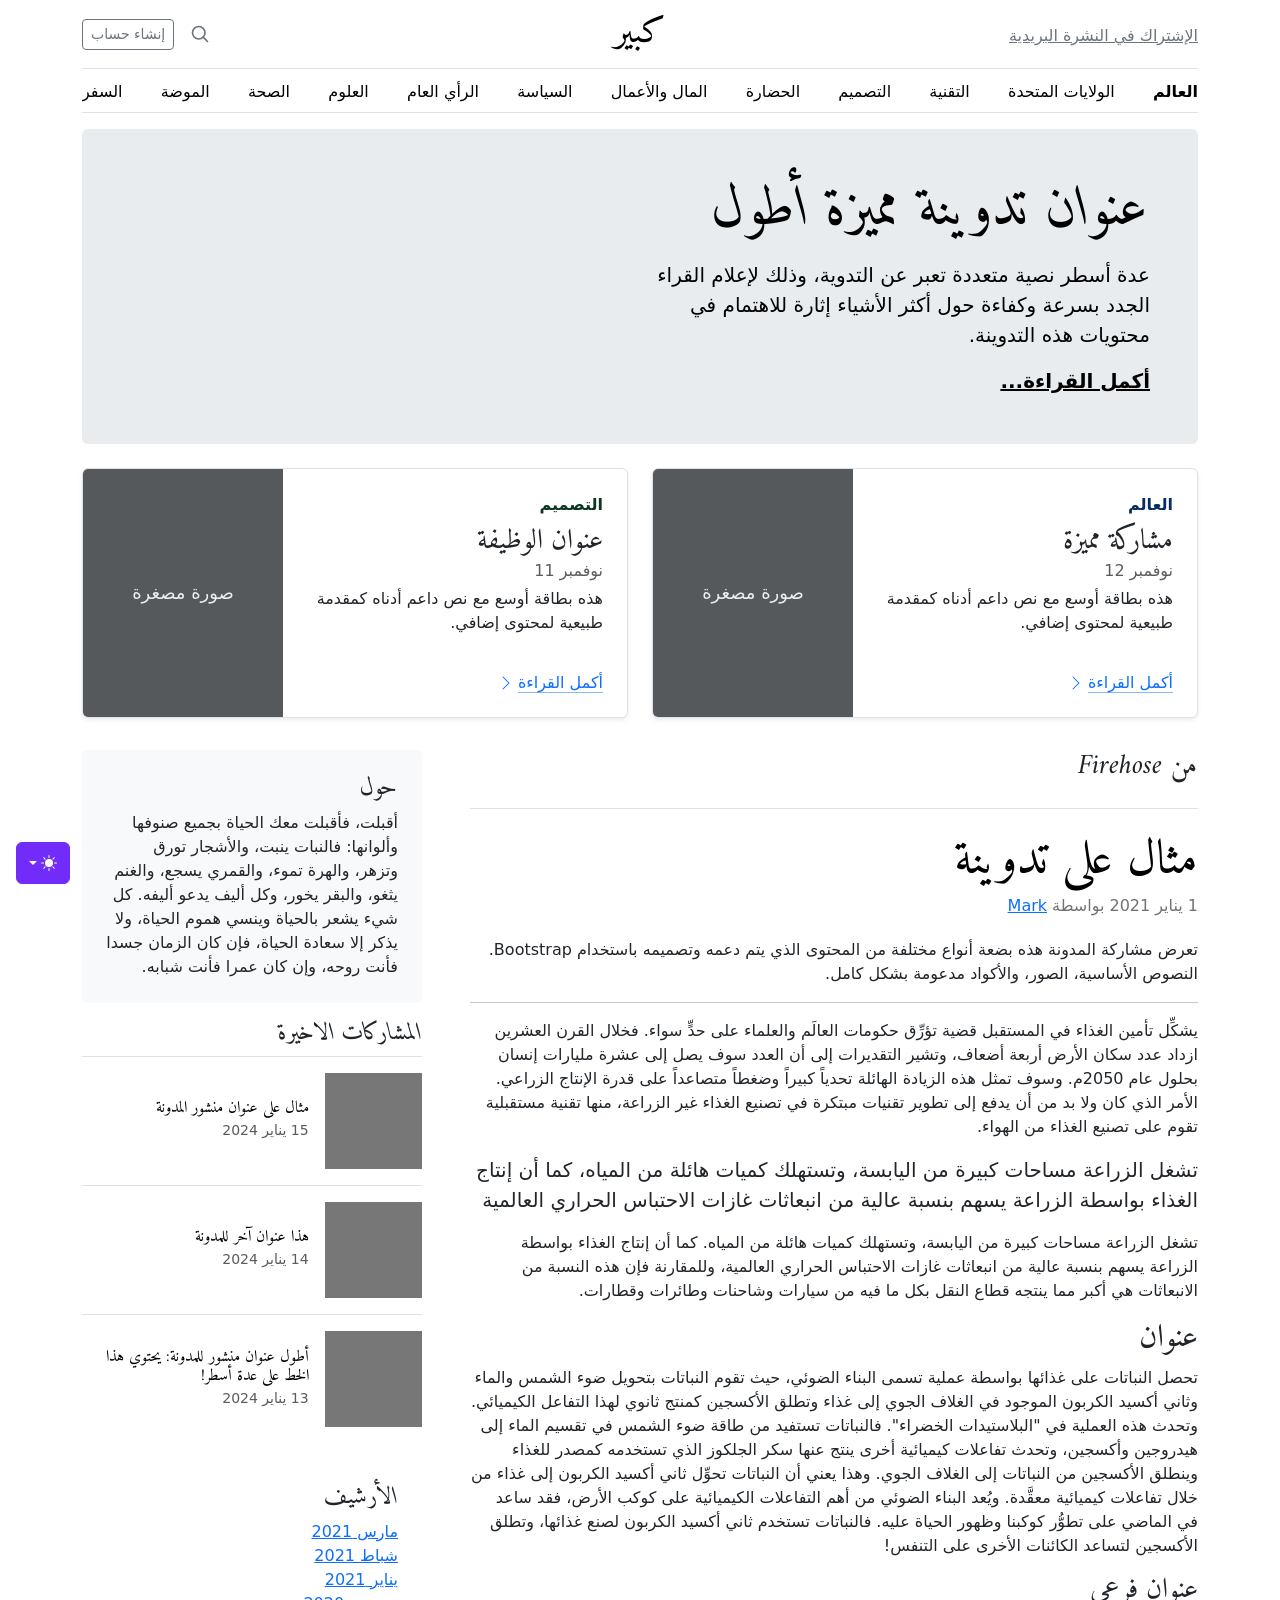
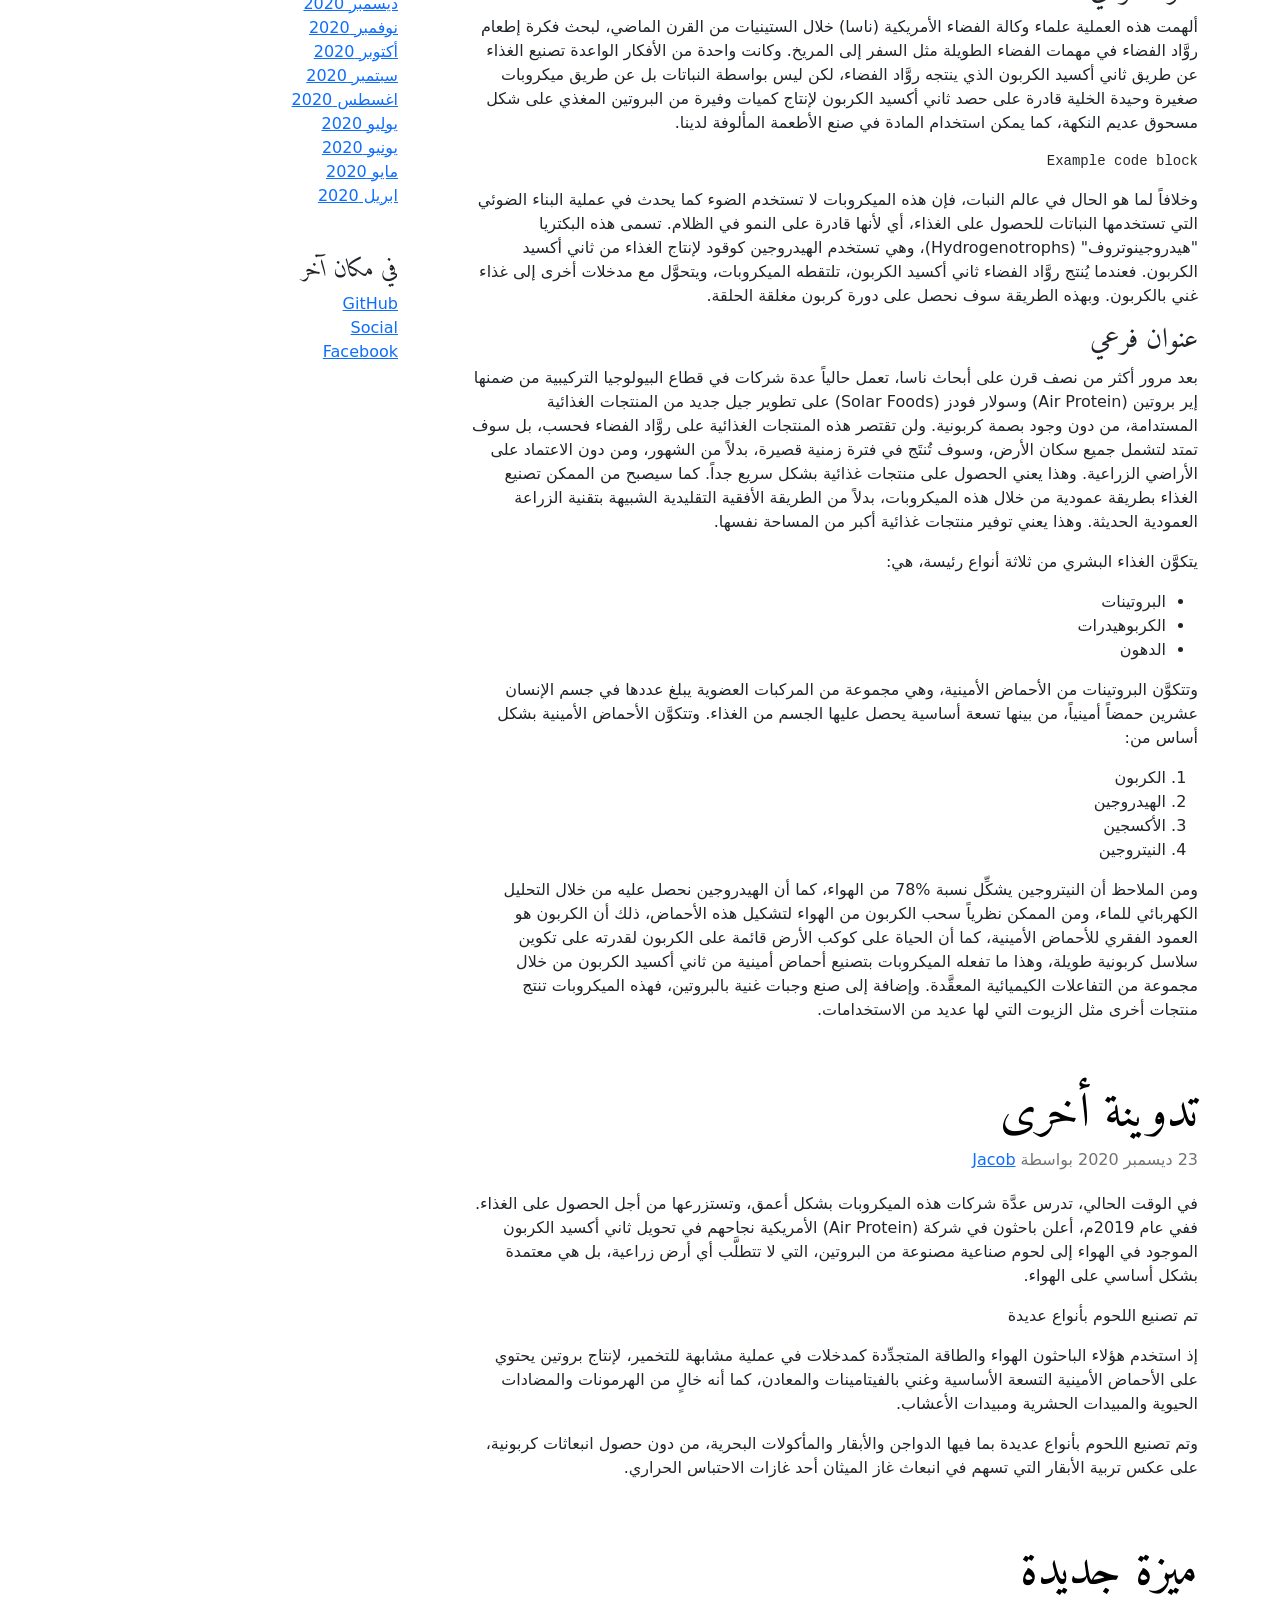
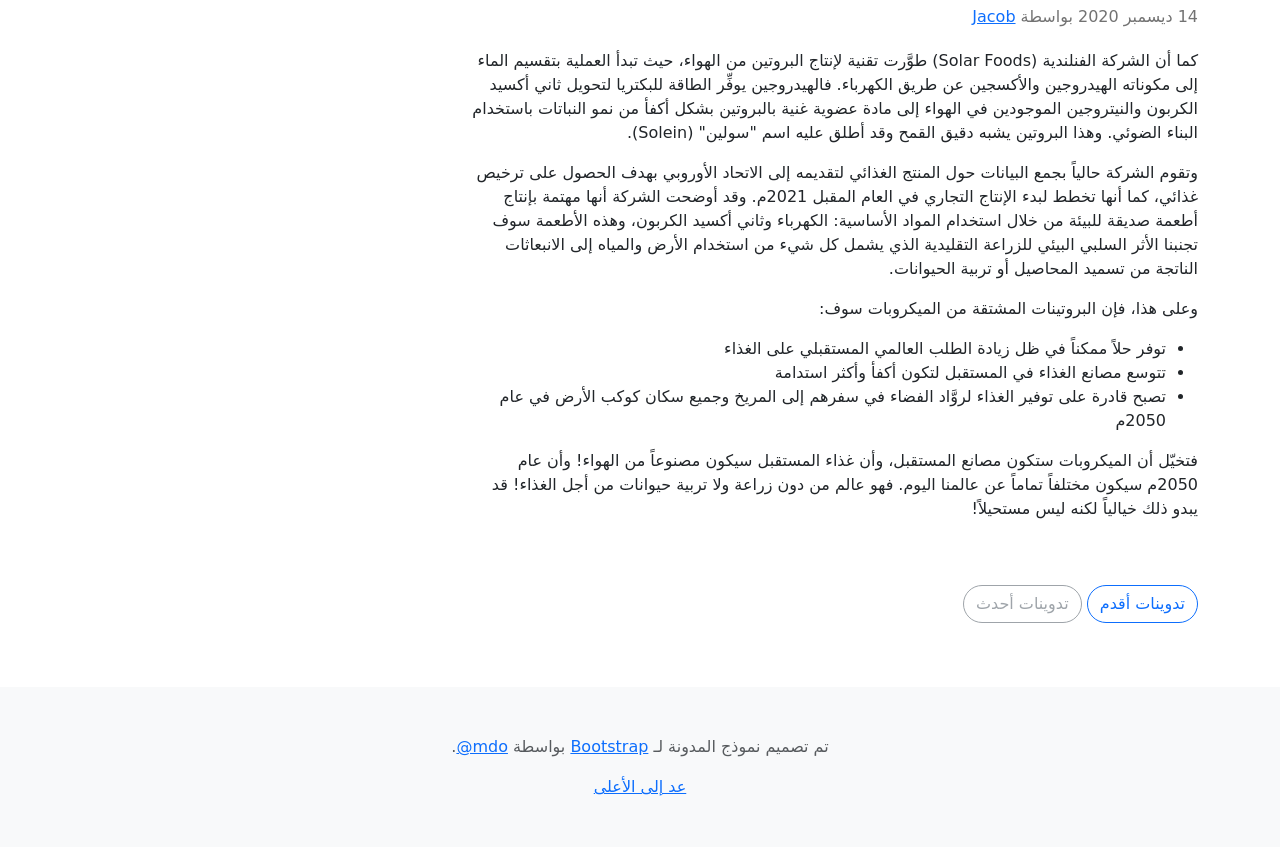
<file: bootstrap/blog-rtl/index.html>
<!doctype html>
<html lang="ar" dir="rtl" data-bs-theme="auto">
  <head>
    <meta charset="utf-8" />
    <meta name="viewport" content="width=device-width, initial-scale=1" />
    <meta name="description" content="" />
    <meta
      name="author"
      content="Mark Otto, Jacob Thornton, and Bootstrap contributors"
    />
    <meta name="generator" content="Astro v5.13.2" />
    <title>قالب المدونة · Bootstrap v5.3</title>
    <link
      rel="canonical"
      href="https://getbootstrap.com/docs/5.3/examples/blog-rtl/"
    />
    <script src="../assets/js/color-modes.js"></script>
    <link href="../assets/dist/css/bootstrap.rtl.min.css" rel="stylesheet" />
    <meta name="theme-color" content="#712cf9" />
    <link
      href="https://fonts.googleapis.com/css?family=Amiri:wght@400;700&display=swap"
      rel="stylesheet"
    />
    <link href="../blog/blog.rtl.css" rel="stylesheet" />
    <style>
      .bd-placeholder-img {
        font-size: 1.125rem;
        text-anchor: middle;
        -webkit-user-select: none;
        -moz-user-select: none;
        user-select: none;
      }
      @media (min-width: 768px) {
        .bd-placeholder-img-lg {
          font-size: 3.5rem;
        }
      }
      .b-example-divider {
        width: 100%;
        height: 3rem;
        background-color: #0000001a;
        border: solid rgba(0, 0, 0, 0.15);
        border-width: 1px 0;
        box-shadow:
          inset 0 0.5em 1.5em #0000001a,
          inset 0 0.125em 0.5em #00000026;
      }
      .b-example-vr {
        flex-shrink: 0;
        width: 1.5rem;
        height: 100vh;
      }
      .bi {
        vertical-align: -0.125em;
        fill: currentColor;
      }
      .nav-scroller {
        position: relative;
        z-index: 2;
        height: 2.75rem;
        overflow-y: hidden;
      }
      .nav-scroller .nav {
        display: flex;
        flex-wrap: nowrap;
        padding-bottom: 1rem;
        margin-top: -1px;
        overflow-x: auto;
        text-align: center;
        white-space: nowrap;
        -webkit-overflow-scrolling: touch;
      }
      .btn-bd-primary {
        --bd-violet-bg: #712cf9;
        --bd-violet-rgb: 112.520718, 44.062154, 249.437846;
        --bs-btn-font-weight: 600;
        --bs-btn-color: var(--bs-white);
        --bs-btn-bg: var(--bd-violet-bg);
        --bs-btn-border-color: var(--bd-violet-bg);
        --bs-btn-hover-color: var(--bs-white);
        --bs-btn-hover-bg: #6528e0;
        --bs-btn-hover-border-color: #6528e0;
        --bs-btn-focus-shadow-rgb: var(--bd-violet-rgb);
        --bs-btn-active-color: var(--bs-btn-hover-color);
        --bs-btn-active-bg: #5a23c8;
        --bs-btn-active-border-color: #5a23c8;
      }
      .bd-mode-toggle {
        z-index: 1500;
      }
      .bd-mode-toggle .bi {
        width: 1em;
        height: 1em;
      }
      .bd-mode-toggle .dropdown-menu .active .bi {
        display: block !important;
      }
    </style>
  </head>
  <body>
    <svg xmlns="http://www.w3.org/2000/svg" class="d-none">
      <symbol id="check2" viewBox="0 0 16 16">
        <path
          d="M13.854 3.646a.5.5 0 0 1 0 .708l-7 7a.5.5 0 0 1-.708 0l-3.5-3.5a.5.5 0 1 1 .708-.708L6.5 10.293l6.646-6.647a.5.5 0 0 1 .708 0z"
        ></path>
      </symbol>
      <symbol id="circle-half" viewBox="0 0 16 16">
        <path
          d="M8 15A7 7 0 1 0 8 1v14zm0 1A8 8 0 1 1 8 0a8 8 0 0 1 0 16z"
        ></path>
      </symbol>
      <symbol id="moon-stars-fill" viewBox="0 0 16 16">
        <path
          d="M6 .278a.768.768 0 0 1 .08.858 7.208 7.208 0 0 0-.878 3.46c0 4.021 3.278 7.277 7.318 7.277.527 0 1.04-.055 1.533-.16a.787.787 0 0 1 .81.316.733.733 0 0 1-.031.893A8.349 8.349 0 0 1 8.344 16C3.734 16 0 12.286 0 7.71 0 4.266 2.114 1.312 5.124.06A.752.752 0 0 1 6 .278z"
        ></path>
        <path
          d="M10.794 3.148a.217.217 0 0 1 .412 0l.387 1.162c.173.518.579.924 1.097 1.097l1.162.387a.217.217 0 0 1 0 .412l-1.162.387a1.734 1.734 0 0 0-1.097 1.097l-.387 1.162a.217.217 0 0 1-.412 0l-.387-1.162A1.734 1.734 0 0 0 9.31 6.593l-1.162-.387a.217.217 0 0 1 0-.412l1.162-.387a1.734 1.734 0 0 0 1.097-1.097l.387-1.162zM13.863.099a.145.145 0 0 1 .274 0l.258.774c.115.346.386.617.732.732l.774.258a.145.145 0 0 1 0 .274l-.774.258a1.156 1.156 0 0 0-.732.732l-.258.774a.145.145 0 0 1-.274 0l-.258-.774a1.156 1.156 0 0 0-.732-.732l-.774-.258a.145.145 0 0 1 0-.274l.774-.258c.346-.115.617-.386.732-.732L13.863.1z"
        ></path>
      </symbol>
      <symbol id="sun-fill" viewBox="0 0 16 16">
        <path
          d="M8 12a4 4 0 1 0 0-8 4 4 0 0 0 0 8zM8 0a.5.5 0 0 1 .5.5v2a.5.5 0 0 1-1 0v-2A.5.5 0 0 1 8 0zm0 13a.5.5 0 0 1 .5.5v2a.5.5 0 0 1-1 0v-2A.5.5 0 0 1 8 13zm8-5a.5.5 0 0 1-.5.5h-2a.5.5 0 0 1 0-1h2a.5.5 0 0 1 .5.5zM3 8a.5.5 0 0 1-.5.5h-2a.5.5 0 0 1 0-1h2A.5.5 0 0 1 3 8zm10.657-5.657a.5.5 0 0 1 0 .707l-1.414 1.415a.5.5 0 1 1-.707-.708l1.414-1.414a.5.5 0 0 1 .707 0zm-9.193 9.193a.5.5 0 0 1 0 .707L3.05 13.657a.5.5 0 0 1-.707-.707l1.414-1.414a.5.5 0 0 1 .707 0zm9.193 2.121a.5.5 0 0 1-.707 0l-1.414-1.414a.5.5 0 0 1 .707-.707l1.414 1.414a.5.5 0 0 1 0 .707zM4.464 4.465a.5.5 0 0 1-.707 0L2.343 3.05a.5.5 0 1 1 .707-.707l1.414 1.414a.5.5 0 0 1 0 .708z"
        ></path>
      </symbol>
    </svg>
    <div
      class="dropdown position-fixed bottom-0 end-0 mb-3 me-3 bd-mode-toggle"
    >
      <button
        class="btn btn-bd-primary py-2 dropdown-toggle d-flex align-items-center"
        id="bd-theme"
        type="button"
        aria-expanded="false"
        data-bs-toggle="dropdown"
        aria-label="Toggle theme (auto)"
      >
        <svg class="bi my-1 theme-icon-active" aria-hidden="true">
          <use href="#circle-half"></use>
        </svg>
        <span class="visually-hidden" id="bd-theme-text">Toggle theme</span>
      </button>
      <ul
        class="dropdown-menu dropdown-menu-end shadow"
        aria-labelledby="bd-theme-text"
      >
        <li>
          <button
            type="button"
            class="dropdown-item d-flex align-items-center"
            data-bs-theme-value="light"
            aria-pressed="false"
          >
            <svg class="bi me-2 opacity-50" aria-hidden="true">
              <use href="#sun-fill"></use>
            </svg>
            Light
            <svg class="bi ms-auto d-none" aria-hidden="true">
              <use href="#check2"></use>
            </svg>
          </button>
        </li>
        <li>
          <button
            type="button"
            class="dropdown-item d-flex align-items-center"
            data-bs-theme-value="dark"
            aria-pressed="false"
          >
            <svg class="bi me-2 opacity-50" aria-hidden="true">
              <use href="#moon-stars-fill"></use>
            </svg>
            Dark
            <svg class="bi ms-auto d-none" aria-hidden="true">
              <use href="#check2"></use>
            </svg>
          </button>
        </li>
        <li>
          <button
            type="button"
            class="dropdown-item d-flex align-items-center active"
            data-bs-theme-value="auto"
            aria-pressed="true"
          >
            <svg class="bi me-2 opacity-50" aria-hidden="true">
              <use href="#circle-half"></use>
            </svg>
            Auto
            <svg class="bi ms-auto d-none" aria-hidden="true">
              <use href="#check2"></use>
            </svg>
          </button>
        </li>
      </ul>
    </div>
    <svg xmlns="http://www.w3.org/2000/svg" class="d-none">
      <symbol
        id="aperture"
        fill="none"
        stroke="currentColor"
        stroke-linecap="round"
        stroke-linejoin="round"
        stroke-width="2"
        viewBox="0 0 24 24"
      >
        <circle cx="12" cy="12" r="10"></circle>
        <path
          d="M14.31 8l5.74 9.94M9.69 8h11.48M7.38 12l5.74-9.94M9.69 16L3.95 6.06M14.31 16H2.83m13.79-4l-5.74 9.94"
        ></path>
      </symbol>
      <symbol id="cart" viewBox="0 0 16 16">
        <path
          d="M0 1.5A.5.5 0 0 1 .5 1H2a.5.5 0 0 1 .485.379L2.89 3H14.5a.5.5 0 0 1 .49.598l-1 5a.5.5 0 0 1-.465.401l-9.397.472L4.415 11H13a.5.5 0 0 1 0 1H4a.5.5 0 0 1-.491-.408L2.01 3.607 1.61 2H.5a.5.5 0 0 1-.5-.5zM3.102 4l.84 4.479 9.144-.459L13.89 4H3.102zM5 12a2 2 0 1 0 0 4 2 2 0 0 0 0-4zm7 0a2 2 0 1 0 0 4 2 2 0 0 0 0-4zm-7 1a1 1 0 1 1 0 2 1 1 0 0 1 0-2zm7 0a1 1 0 1 1 0 2 1 1 0 0 1 0-2z"
        ></path>
      </symbol>
      <symbol id="chevron-right" viewBox="0 0 16 16">
        <path
          fill-rule="evenodd"
          d="M4.646 1.646a.5.5 0 0 1 .708 0l6 6a.5.5 0 0 1 0 .708l-6 6a.5.5 0 0 1-.708-.708L10.293 8 4.646 2.354a.5.5 0 0 1 0-.708z"
        ></path>
      </symbol>
    </svg>
    <div class="container">
      <header class="border-bottom lh-1 py-3">
        <div class="row flex-nowrap justify-content-between align-items-center">
          <div class="col-4 pt-1">
            <a class="link-secondary" href="#">الإشتراك في النشرة البريدية</a>
          </div>
          <div class="col-4 text-center">
            <a
              class="blog-header-logo text-body-emphasis text-decoration-none"
              href="#"
              >كبير</a
            >
          </div>
          <div class="col-4 d-flex justify-content-end align-items-center">
            <a class="link-secondary" href="#" aria-label="بحث">
              <svg
                xmlns="http://www.w3.org/2000/svg"
                width="20"
                height="20"
                fill="none"
                stroke="currentColor"
                stroke-linecap="round"
                stroke-linejoin="round"
                stroke-width="2"
                class="mx-3"
                role="img"
                viewBox="0 0 24 24"
              >
                <title>بحث</title>
                <circle cx="10.5" cy="10.5" r="7.5"></circle>
                <path d="M21 21l-5.2-5.2"></path>
              </svg>
            </a>
            <a class="btn btn-sm btn-outline-secondary" href="#">إنشاء حساب</a>
          </div>
        </div>
      </header>
      <div class="nav-scroller py-1 mb-3 border-bottom">
        <nav class="nav nav-underline justify-content-between">
          <a class="nav-item nav-link link-body-emphasis active" href="#"
            >العالم</a
          >
          <a class="nav-item nav-link link-body-emphasis" href="#"
            >الولايات المتحدة</a
          >
          <a class="nav-item nav-link link-body-emphasis" href="#">التقنية</a>
          <a class="nav-item nav-link link-body-emphasis" href="#">التصميم</a>
          <a class="nav-item nav-link link-body-emphasis" href="#">الحضارة</a>
          <a class="nav-item nav-link link-body-emphasis" href="#"
            >المال والأعمال</a
          >
          <a class="nav-item nav-link link-body-emphasis" href="#">السياسة</a>
          <a class="nav-item nav-link link-body-emphasis" href="#"
            >الرأي العام</a
          >
          <a class="nav-item nav-link link-body-emphasis" href="#">العلوم</a>
          <a class="nav-item nav-link link-body-emphasis" href="#">الصحة</a>
          <a class="nav-item nav-link link-body-emphasis" href="#">الموضة</a>
          <a class="nav-item nav-link link-body-emphasis" href="#">السفر</a>
        </nav>
      </div>
    </div>
    <main class="container">
      <div class="p-4 p-md-5 mb-4 rounded text-body-emphasis bg-body-secondary">
        <div class="col-lg-6 px-0">
          <h1 class="display-4 fst-italic">عنوان تدوينة مميزة أطول</h1>
          <p class="lead my-3">
            عدة أسطر نصية متعددة تعبر عن التدوية، وذلك لإعلام القراء الجدد بسرعة
            وكفاءة حول أكثر الأشياء إثارة للاهتمام في محتويات هذه التدوينة.
          </p>
          <p class="lead mb-0">
            <a href="#" class="text-body-emphasis fw-bold">أكمل القراءة...</a>
          </p>
        </div>
      </div>
      <div class="row mb-2">
        <div class="col-md-6">
          <div
            class="row g-0 border rounded overflow-hidden flex-md-row mb-4 shadow-sm h-md-250 position-relative"
          >
            <div class="col p-4 d-flex flex-column position-static">
              <strong class="d-inline-block mb-2 text-primary-emphasis"
                >العالم</strong
              >
              <h3 class="mb-0">مشاركة مميزة</h3>
              <div class="mb-1 text-body-secondary">نوفمبر 12</div>
              <p class="card-text mb-auto">
                هذه بطاقة أوسع مع نص داعم أدناه كمقدمة طبيعية لمحتوى إضافي.
              </p>
              <a
                href="#"
                class="icon-link gap-1 icon-link-hover stretched-link"
              >
                أكمل القراءة
                <svg class="bi" aria-hidden="true">
                  <use xlink:href="#chevron-right"></use>
                </svg>
              </a>
            </div>
            <div class="col-auto d-none d-lg-block">
              <svg
                aria-label="Placeholder: صورة مصغرة"
                class="bd-placeholder-img"
                height="250"
                preserveAspectRatio="xMidYMid slice"
                role="img"
                width="200"
                xmlns="http://www.w3.org/2000/svg"
              >
                <title>Placeholder</title>
                <rect width="100%" height="100%" fill="#55595c"></rect>
                <text x="50%" y="50%" fill="#eceeef" dy=".3em">صورة مصغرة</text>
              </svg>
            </div>
          </div>
        </div>
        <div class="col-md-6">
          <div
            class="row g-0 border rounded overflow-hidden flex-md-row mb-4 shadow-sm h-md-250 position-relative"
          >
            <div class="col p-4 d-flex flex-column position-static">
              <strong class="d-inline-block mb-2 text-success-emphasis"
                >التصميم</strong
              >
              <h3 class="mb-0">عنوان الوظيفة</h3>
              <div class="mb-1 text-body-secondary">نوفمبر 11</div>
              <p class="mb-auto">
                هذه بطاقة أوسع مع نص داعم أدناه كمقدمة طبيعية لمحتوى إضافي.
              </p>
              <a
                href="#"
                class="icon-link gap-1 icon-link-hover stretched-link"
              >
                أكمل القراءة
                <svg class="bi" aria-hidden="true">
                  <use xlink:href="#chevron-right"></use>
                </svg>
              </a>
            </div>
            <div class="col-auto d-none d-lg-block">
              <svg
                aria-label="Placeholder: صورة مصغرة"
                class="bd-placeholder-img"
                height="250"
                preserveAspectRatio="xMidYMid slice"
                role="img"
                width="200"
                xmlns="http://www.w3.org/2000/svg"
              >
                <title>Placeholder</title>
                <rect width="100%" height="100%" fill="#55595c"></rect>
                <text x="50%" y="50%" fill="#eceeef" dy=".3em">صورة مصغرة</text>
              </svg>
            </div>
          </div>
        </div>
      </div>
      <div class="row g-5">
        <div class="col-md-8">
          <h3 class="pb-4 mb-4 fst-italic border-bottom">من Firehose</h3>
          <article class="blog-post">
            <h2 class="display-5 link-body-emphasis mb-1">مثال على تدوينة</h2>
            <p class="blog-post-meta">
              1 يناير 2021 بواسطة <a href="#"> Mark </a>
            </p>
            <p>
              تعرض مشاركة المدونة هذه بضعة أنواع مختلفة من المحتوى الذي يتم دعمه
              وتصميمه باستخدام Bootstrap. النصوص الأساسية، الصور، والأكواد
              مدعومة بشكل كامل.
            </p>
            <hr />
            <p>
              يشكِّل تأمين الغذاء في المستقبل قضية تؤرِّق حكومات العالَم
              والعلماء على حدٍّ سواء. فخلال القرن العشرين ازداد عدد سكان الأرض
              أربعة أضعاف، وتشير التقديرات إلى أن العدد سوف يصل إلى عشرة مليارات
              إنسان بحلول عام 2050م. وسوف تمثل هذه الزيادة الهائلة تحدياً كبيراً
              وضغطاً متصاعداً على قدرة الإنتاج الزراعي. الأمر الذي كان ولا بد من
              أن يدفع إلى تطوير تقنيات مبتكرة في تصنيع الغذاء غير الزراعة، منها
              تقنية مستقبلية تقوم على تصنيع الغذاء من الهواء.
            </p>
            <blockquote class="blockquote">
              <p>
                تشغل الزراعة مساحات كبيرة من اليابسة، وتستهلك كميات هائلة من
                المياه، كما أن إنتاج الغذاء بواسطة الزراعة يسهم بنسبة عالية من
                انبعاثات غازات الاحتباس الحراري العالمية
              </p>
            </blockquote>
            <p>
              تشغل الزراعة مساحات كبيرة من اليابسة، وتستهلك كميات هائلة من
              المياه. كما أن إنتاج الغذاء بواسطة الزراعة يسهم بنسبة عالية من
              انبعاثات غازات الاحتباس الحراري العالمية، وللمقارنة فإن هذه النسبة
              من الانبعاثات هي أكبر مما ينتجه قطاع النقل بكل ما فيه من سيارات
              وشاحنات وطائرات وقطارات.
            </p>
            <h2>عنوان</h2>
            <p>
              تحصل النباتات على غذائها بواسطة عملية تسمى البناء الضوئي، حيث تقوم
              النباتات بتحويل ضوء الشمس والماء وثاني أكسيد الكربون الموجود في
              الغلاف الجوي إلى غذاء وتطلق الأكسجين كمنتج ثانوي لهذا التفاعل
              الكيميائي. وتحدث هذه العملية في "البلاستيدات الخضراء". فالنباتات
              تستفيد من طاقة ضوء الشمس في تقسيم الماء إلى هيدروجين وأكسجين،
              وتحدث تفاعلات كيميائية أخرى ينتج عنها سكر الجلكوز الذي تستخدمه
              كمصدر للغذاء وينطلق الأكسجين من النباتات إلى الغلاف الجوي. وهذا
              يعني أن النباتات تحوِّل ثاني أكسيد الكربون إلى غذاء من خلال
              تفاعلات كيميائية معقَّدة. ويُعد البناء الضوئي من أهم التفاعلات
              الكيميائية على كوكب الأرض، فقد ساعد في الماضي على تطوُّر كوكبنا
              وظهور الحياة عليه. فالنباتات تستخدم ثاني أكسيد الكربون لصنع
              غذائها، وتطلق الأكسجين لتساعد الكائنات الأخرى على التنفس!
            </p>
            <h3>عنوان فرعي</h3>
            <p>
              ألهمت هذه العملية علماء وكالة الفضاء الأمريكية (ناسا) خلال
              الستينيات من القرن الماضي، لبحث فكرة إطعام روَّاد الفضاء في مهمات
              الفضاء الطويلة مثل السفر إلى المريخ. وكانت واحدة من الأفكار
              الواعدة تصنيع الغذاء عن طريق ثاني أكسيد الكربون الذي ينتجه روَّاد
              الفضاء، لكن ليس بواسطة النباتات بل عن طريق ميكروبات صغيرة وحيدة
              الخلية قادرة على حصد ثاني أكسيد الكربون لإنتاج كميات وفيرة من
              البروتين المغذي على شكل مسحوق عديم النكهة، كما يمكن استخدام المادة
              في صنع الأطعمة المألوفة لدينا.
            </p>
            <pre><code>Example code block</code></pre>
            <p>
              وخلافاً لما هو الحال في عالم النبات، فإن هذه الميكروبات لا تستخدم
              الضوء كما يحدث في عملية البناء الضوئي التي تستخدمها النباتات
              للحصول على الغذاء، أي لأنها قادرة على النمو في الظلام. تسمى هذه
              البكتريا "هيدروجينوتروف" (Hydrogenotrophs)، وهي تستخدم الهيدروجين
              كوقود لإنتاج الغذاء من ثاني أكسيد الكربون. فعندما يُنتج روَّاد
              الفضاء ثاني أكسيد الكربون، تلتقطه الميكروبات، ويتحوَّل مع مدخلات
              أخرى إلى غذاء غني بالكربون. وبهذه الطريقة سوف نحصل على دورة كربون
              مغلقة الحلقة.
            </p>
            <h3>عنوان فرعي</h3>
            <p>
              بعد مرور أكثر من نصف قرن على أبحاث ناسا، تعمل حالياً عدة شركات في
              قطاع البيولوجيا التركيبية من ضمنها إير بروتين (Air Protein) وسولار
              فودز (Solar Foods) على تطوير جيل جديد من المنتجات الغذائية
              المستدامة، من دون وجود بصمة كربونية. ولن تقتصر هذه المنتجات
              الغذائية على روَّاد الفضاء فحسب، بل سوف تمتد لتشمل جميع سكان
              الأرض، وسوف تُنتَج في فترة زمنية قصيرة، بدلاً من الشهور، ومن دون
              الاعتماد على الأراضي الزراعية. وهذا يعني الحصول على منتجات غذائية
              بشكل سريع جداً. كما سيصبح من الممكن تصنيع الغذاء بطريقة عمودية من
              خلال هذه الميكروبات، بدلاً من الطريقة الأفقية التقليدية الشبيهة
              بتقنية الزراعة العمودية الحديثة. وهذا يعني توفير منتجات غذائية
              أكبر من المساحة نفسها.
            </p>
            <p>يتكوَّن الغذاء البشري من ثلاثة أنواع رئيسة، هي:</p>
            <ul>
              <li>البروتينات</li>
              <li>الكربوهيدرات</li>
              <li>الدهون</li>
            </ul>
            <p>
              وتتكوَّن البروتينات من الأحماض الأمينية، وهي مجموعة من المركبات
              العضوية يبلغ عددها في جسم الإنسان عشرين حمضاً أمينياً، من بينها
              تسعة أساسية يحصل عليها الجسم من الغذاء. وتتكوَّن الأحماض الأمينية
              بشكل أساس من:
            </p>
            <ol>
              <li>الكربون</li>
              <li>الهيدروجين</li>
              <li>الأكسجين</li>
              <li>النيتروجين</li>
            </ol>
            <p>
              ومن الملاحظ أن النيتروجين يشكِّل نسبة %78 من الهواء، كما أن
              الهيدروجين نحصل عليه من خلال التحليل الكهربائي للماء، ومن الممكن
              نظرياً سحب الكربون من الهواء لتشكيل هذه الأحماض، ذلك أن الكربون هو
              العمود الفقري للأحماض الأمينية، كما أن الحياة على كوكب الأرض قائمة
              على الكربون لقدرته على تكوين سلاسل كربونية طويلة، وهذا ما تفعله
              الميكروبات بتصنيع أحماض أمينية من ثاني أكسيد الكربون من خلال
              مجموعة من التفاعلات الكيميائية المعقَّدة. وإضافة إلى صنع وجبات
              غنية بالبروتين، فهذه الميكروبات تنتج منتجات أخرى مثل الزيوت التي
              لها عديد من الاستخدامات.
            </p>
          </article>
          <article class="blog-post">
            <h2 class="display-5 link-body-emphasis mb-1">تدوينة أخرى</h2>
            <p class="blog-post-meta">
              23 ديسمبر 2020 بواسطة <a href="#">Jacob</a>
            </p>
            <p>
              في الوقت الحالي، تدرس عدَّة شركات هذه الميكروبات بشكل أعمق،
              وتستزرعها من أجل الحصول على الغذاء. ففي عام 2019م، أعلن باحثون في
              شركة (Air Protein) الأمريكية نجاحهم في تحويل ثاني أكسيد الكربون
              الموجود في الهواء إلى لحوم صناعية مصنوعة من البروتين، التي لا
              تتطلَّب أي أرض زراعية، بل هي معتمدة بشكل أساسي على الهواء.
            </p>
            <blockquote><p>تم تصنيع اللحوم بأنواع عديدة</p></blockquote>
            <p>
              إذ استخدم هؤلاء الباحثون الهواء والطاقة المتجدِّدة كمدخلات في
              عملية مشابهة للتخمير، لإنتاج بروتين يحتوي على الأحماض الأمينية
              التسعة الأساسية وغني بالفيتامينات والمعادن، كما أنه خالٍ من
              الهرمونات والمضادات الحيوية والمبيدات الحشرية ومبيدات الأعشاب.
            </p>
            <p>
              وتم تصنيع اللحوم بأنواع عديدة بما فيها الدواجن والأبقار والمأكولات
              البحرية، من دون حصول انبعاثات كربونية، على عكس تربية الأبقار التي
              تسهم في انبعاث غاز الميثان أحد غازات الاحتباس الحراري.
            </p>
          </article>
          <article class="blog-post">
            <h2 class="display-5 link-body-emphasis mb-1">ميزة جديدة</h2>
            <p class="blog-post-meta">
              14 ديسمبر 2020 بواسطة <a href="#">Jacob</a>
            </p>
            <p>
              كما أن الشركة الفنلندية (Solar Foods) طوَّرت تقنية لإنتاج البروتين
              من الهواء، حيث تبدأ العملية بتقسيم الماء إلى مكوناته الهيدروجين
              والأكسجين عن طريق الكهرباء. فالهيدروجين يوفِّر الطاقة للبكتريا
              لتحويل ثاني أكسيد الكربون والنيتروجين الموجودين في الهواء إلى مادة
              عضوية غنية بالبروتين بشكل أكفأ من نمو النباتات باستخدام البناء
              الضوئي. وهذا البروتين يشبه دقيق القمح وقد أطلق عليه اسم "سولين"
              (Solein).
            </p>
            <p>
              وتقوم الشركة حالياً بجمع البيانات حول المنتج الغذائي لتقديمه إلى
              الاتحاد الأوروبي بهدف الحصول على ترخيص غذائي، كما أنها تخطط لبدء
              الإنتاج التجاري في العام المقبل 2021م. وقد أوضحت الشركة أنها مهتمة
              بإنتاج أطعمة صديقة للبيئة من خلال استخدام المواد الأساسية:
              الكهرباء وثاني أكسيد الكربون، وهذه الأطعمة سوف تجنبنا الأثر السلبي
              البيئي للزراعة التقليدية الذي يشمل كل شيء من استخدام الأرض والمياه
              إلى الانبعاثات الناتجة من تسميد المحاصيل أو تربية الحيوانات.
            </p>
            <p>وعلى هذا، فإن البروتينات المشتقة من الميكروبات سوف:</p>
            <ul>
              <li>
                توفر حلاً ممكناً في ظل زيادة الطلب العالمي المستقبلي على الغذاء
              </li>
              <li>تتوسع مصانع الغذاء في المستقبل لتكون أكفأ وأكثر استدامة</li>
              <li>
                تصبح قادرة على توفير الغذاء لروَّاد الفضاء في سفرهم إلى المريخ
                وجميع سكان كوكب الأرض في عام 2050م
              </li>
            </ul>
            <p>
              فتخيّل أن الميكروبات ستكون مصانع المستقبل، وأن غذاء المستقبل سيكون
              مصنوعاً من الهواء! وأن عام 2050م سيكون مختلفاً تماماً عن عالمنا
              اليوم. فهو عالم من دون زراعة ولا تربية حيوانات من أجل الغذاء! قد
              يبدو ذلك خيالياً لكنه ليس مستحيلاً!
            </p>
          </article>
          <nav class="blog-pagination" aria-label="Pagination">
            <a class="btn btn-outline-primary rounded-pill" href="#"
              >تدوينات أقدم</a
            >
            <a
              class="btn btn-outline-secondary rounded-pill disabled"
              aria-disabled="true"
              >تدوينات أحدث</a
            >
          </nav>
        </div>
        <div class="col-md-4">
          <div class="position-sticky" style="top: 2rem">
            <div class="p-4 mb-3 bg-body-tertiary rounded">
              <h4 class="fst-italic">حول</h4>
              <p class="mb-0">
                أقبلت، فأقبلت معك الحياة بجميع صنوفها وألوانها: فالنبات ينبت،
                والأشجار تورق وتزهر، والهرة تموء، والقمري يسجع، والغنم يثغو،
                والبقر يخور، وكل أليف يدعو أليفه. كل شيء يشعر بالحياة وينسي هموم
                الحياة، ولا يذكر إلا سعادة الحياة، فإن كان الزمان جسدا فأنت
                روحه، وإن كان عمرا فأنت شبابه.
              </p>
            </div>
            <div>
              <h4 class="fst-italic">المشاركات الاخيرة</h4>
              <ul class="list-unstyled">
                <li>
                  <a
                    class="d-flex flex-column flex-lg-row gap-3 align-items-start align-items-lg-center py-3 link-body-emphasis text-decoration-none border-top"
                    href="#"
                  >
                    <svg
                      aria-hidden="true"
                      class="bd-placeholder-img"
                      height="96"
                      preserveAspectRatio="xMidYMid slice"
                      width="100%"
                      xmlns="http://www.w3.org/2000/svg"
                    >
                      <rect width="100%" height="100%" fill="#777"></rect>
                    </svg>
                    <div class="col-lg-8">
                      <h6 class="mb-0">مثال على عنوان منشور المدونة</h6>
                      <small class="text-body-secondary">15 يناير 2024</small>
                    </div>
                  </a>
                </li>
                <li>
                  <a
                    class="d-flex flex-column flex-lg-row gap-3 align-items-start align-items-lg-center py-3 link-body-emphasis text-decoration-none border-top"
                    href="#"
                  >
                    <svg
                      aria-hidden="true"
                      class="bd-placeholder-img"
                      height="96"
                      preserveAspectRatio="xMidYMid slice"
                      width="100%"
                      xmlns="http://www.w3.org/2000/svg"
                    >
                      <rect width="100%" height="100%" fill="#777"></rect>
                    </svg>
                    <div class="col-lg-8">
                      <h6 class="mb-0">هذا عنوان آخر للمدونة</h6>
                      <small class="text-body-secondary">14 يناير 2024</small>
                    </div>
                  </a>
                </li>
                <li>
                  <a
                    class="d-flex flex-column flex-lg-row gap-3 align-items-start align-items-lg-center py-3 link-body-emphasis text-decoration-none border-top"
                    href="#"
                  >
                    <svg
                      aria-hidden="true"
                      class="bd-placeholder-img"
                      height="96"
                      preserveAspectRatio="xMidYMid slice"
                      width="100%"
                      xmlns="http://www.w3.org/2000/svg"
                    >
                      <rect width="100%" height="100%" fill="#777"></rect>
                    </svg>
                    <div class="col-lg-8">
                      <h6 class="mb-0">
                        أطول عنوان منشور للمدونة: يحتوي هذا الخط على عدة أسطر!
                      </h6>
                      <small class="text-body-secondary">13 يناير 2024</small>
                    </div>
                  </a>
                </li>
              </ul>
            </div>
            <div class="p-4">
              <h4 class="fst-italic">الأرشيف</h4>
              <ol class="list-unstyled mb-0">
                <li><a href="#">مارس 2021</a></li>
                <li><a href="#">شباط 2021</a></li>
                <li><a href="#">يناير 2021</a></li>
                <li><a href="#">ديسمبر 2020</a></li>
                <li><a href="#">نوفمبر 2020</a></li>
                <li><a href="#">أكتوبر 2020</a></li>
                <li><a href="#">سبتمبر 2020</a></li>
                <li><a href="#">اغسطس 2020</a></li>
                <li><a href="#">يوليو 2020</a></li>
                <li><a href="#">يونيو 2020</a></li>
                <li><a href="#">مايو 2020</a></li>
                <li><a href="#">ابريل 2020</a></li>
              </ol>
            </div>
            <div class="p-4">
              <h4 class="fst-italic">في مكان آخر</h4>
              <ol class="list-unstyled">
                <li><a href="#">GitHub</a></li>
                <li><a href="#">Social</a></li>
                <li><a href="#">Facebook</a></li>
              </ol>
            </div>
          </div>
        </div>
      </div>
    </main>
    <footer class="py-5 text-center text-body-secondary bg-body-tertiary">
      <p>
        تم تصميم نموذج المدونة لـ
        <a href="https://getbootstrap.com/">Bootstrap</a> بواسطة
        <a href="https://x.com/mdo"><bdi lang="en" dir="ltr">@mdo</bdi></a
        >.
      </p>
      <p class="mb-0"><a href="#">عد إلى الأعلى</a></p>
    </footer>
    <script
      src="../assets/dist/js/bootstrap.bundle.min.js"
      class="astro-vvvwv3sm"
    ></script>
  </body>
</html>
</file>
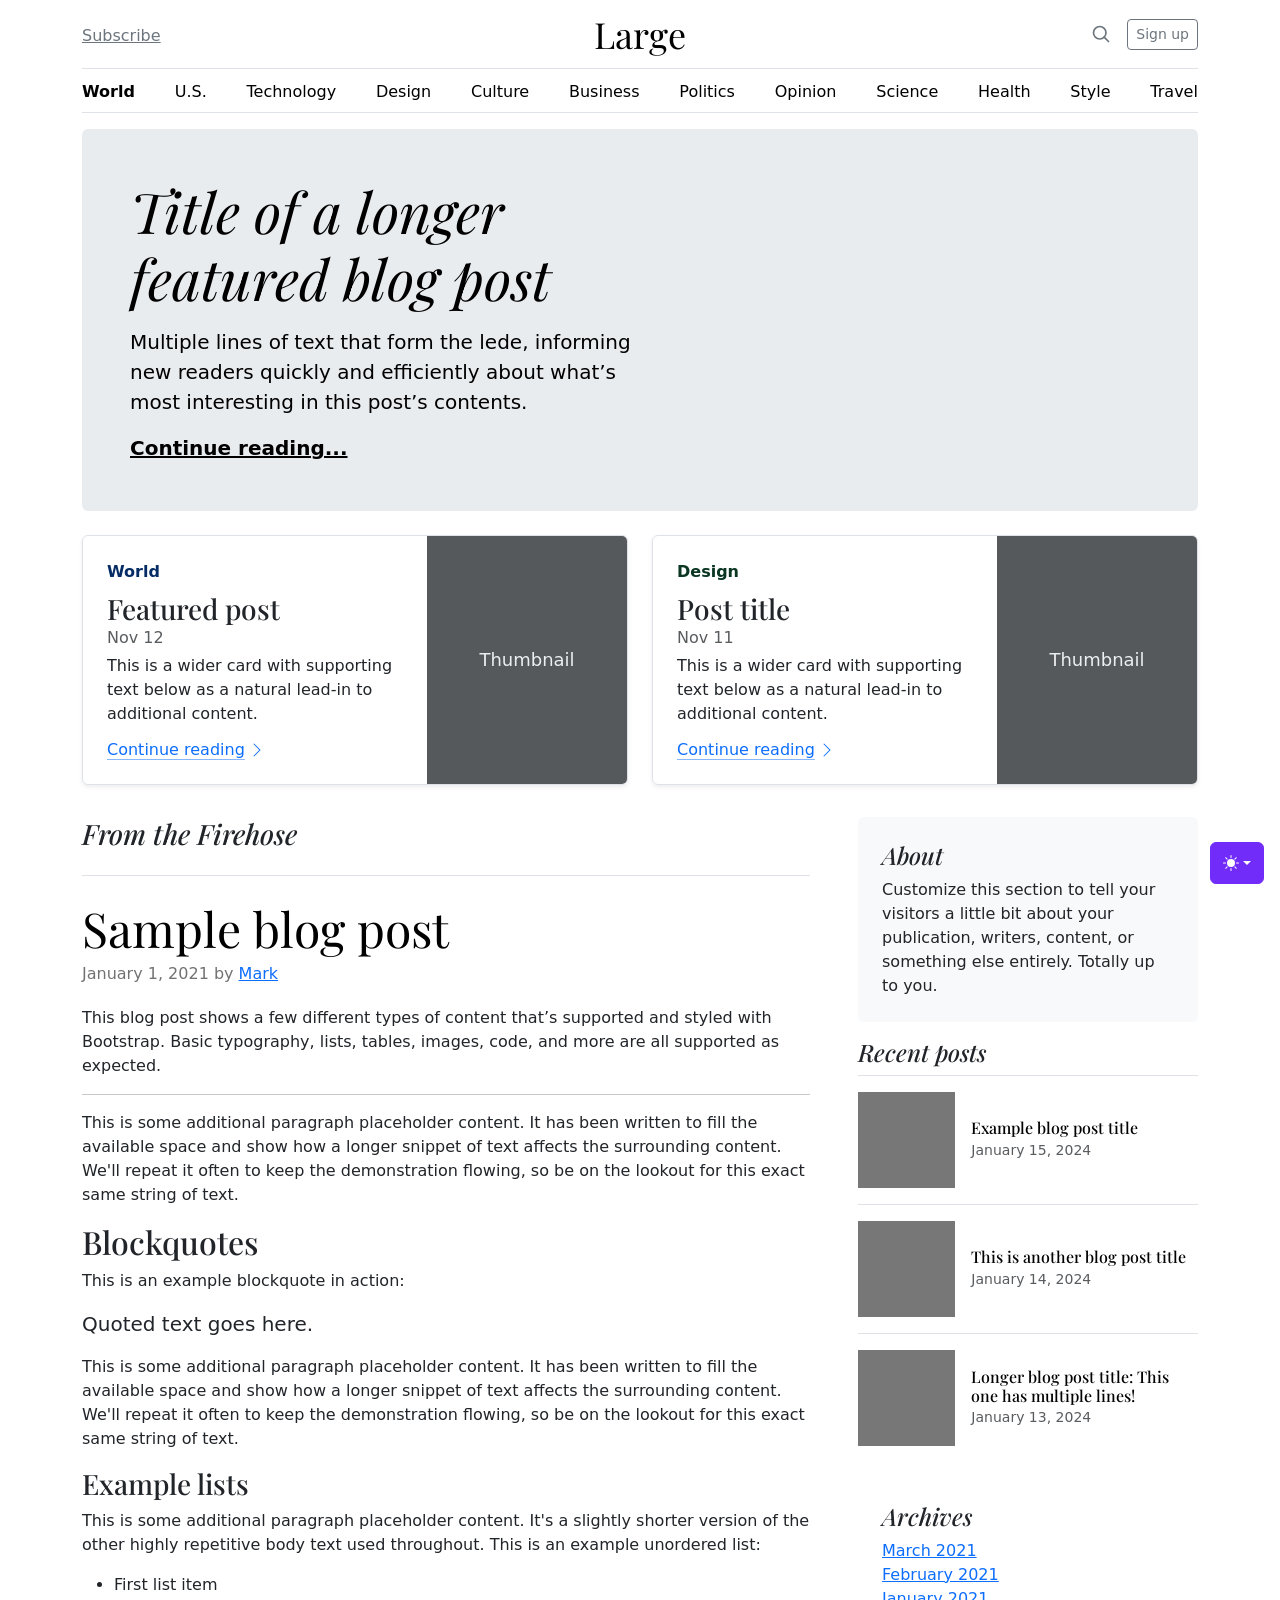
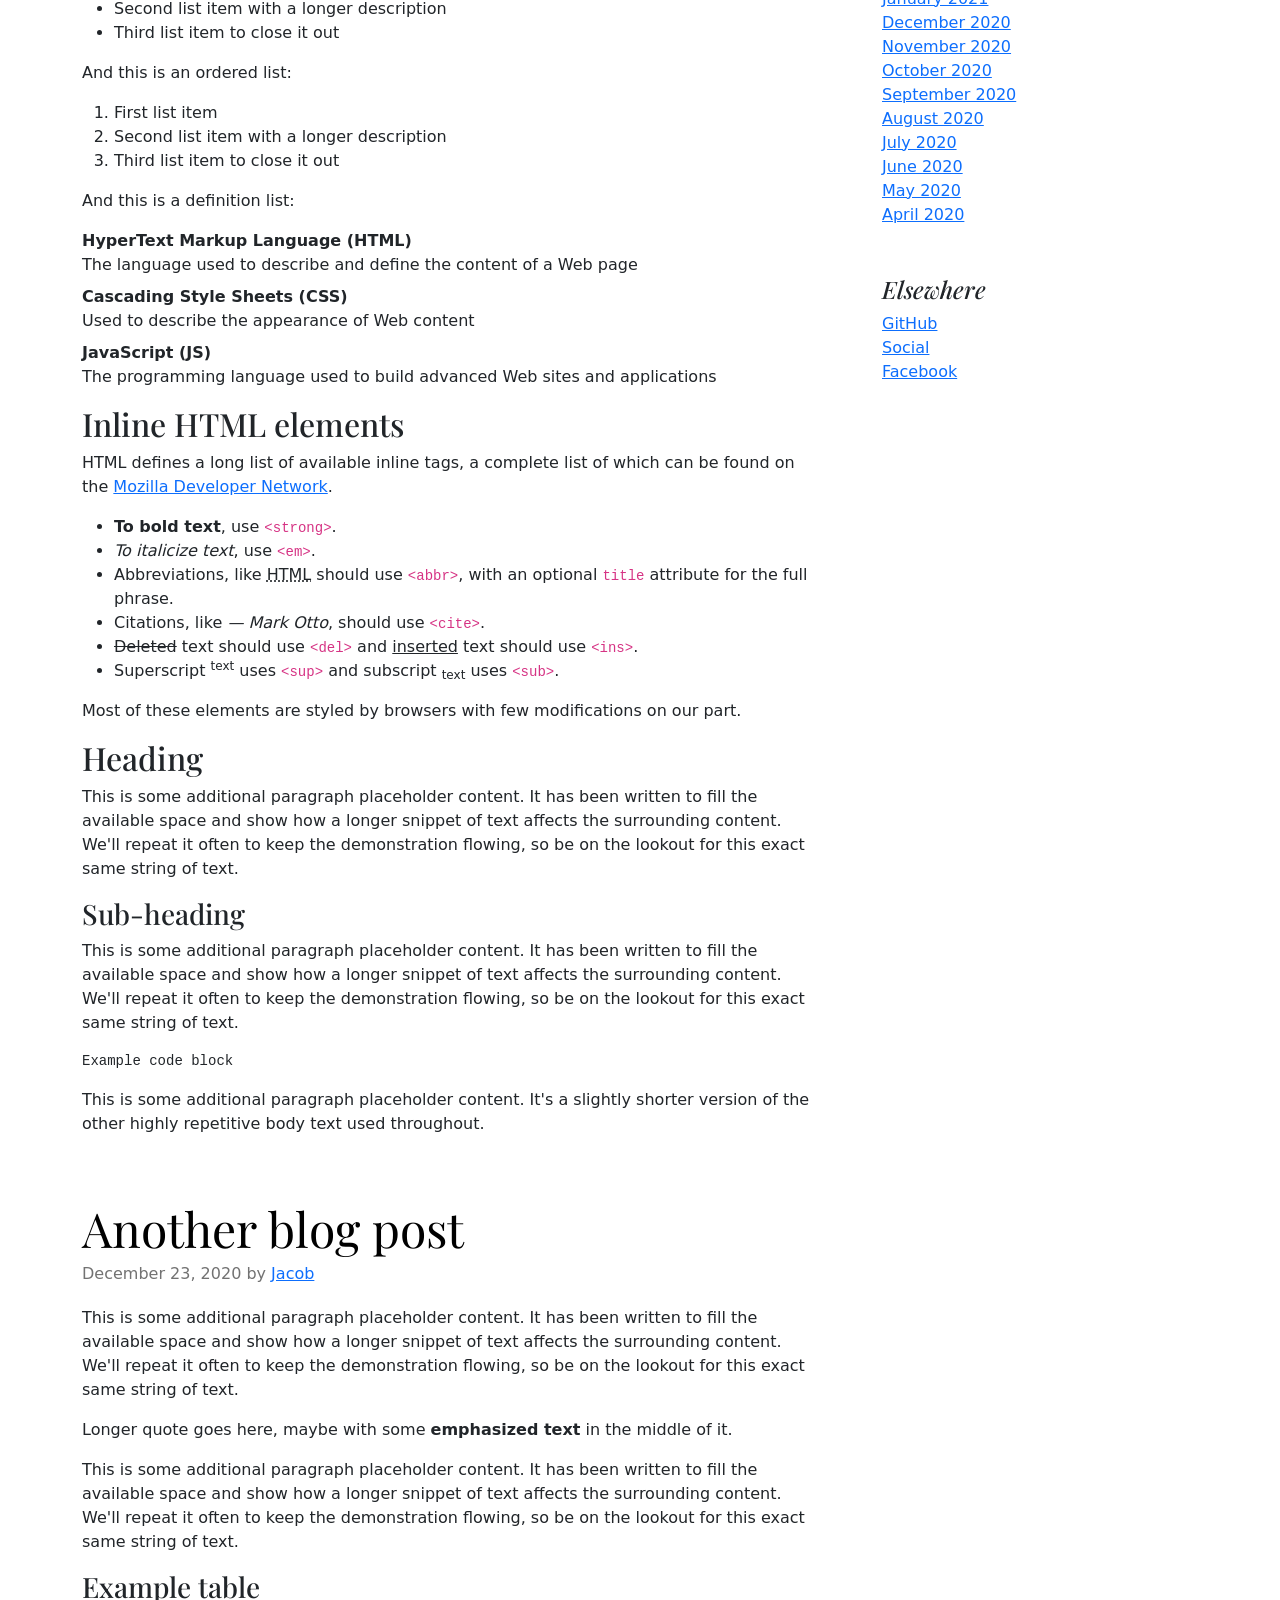
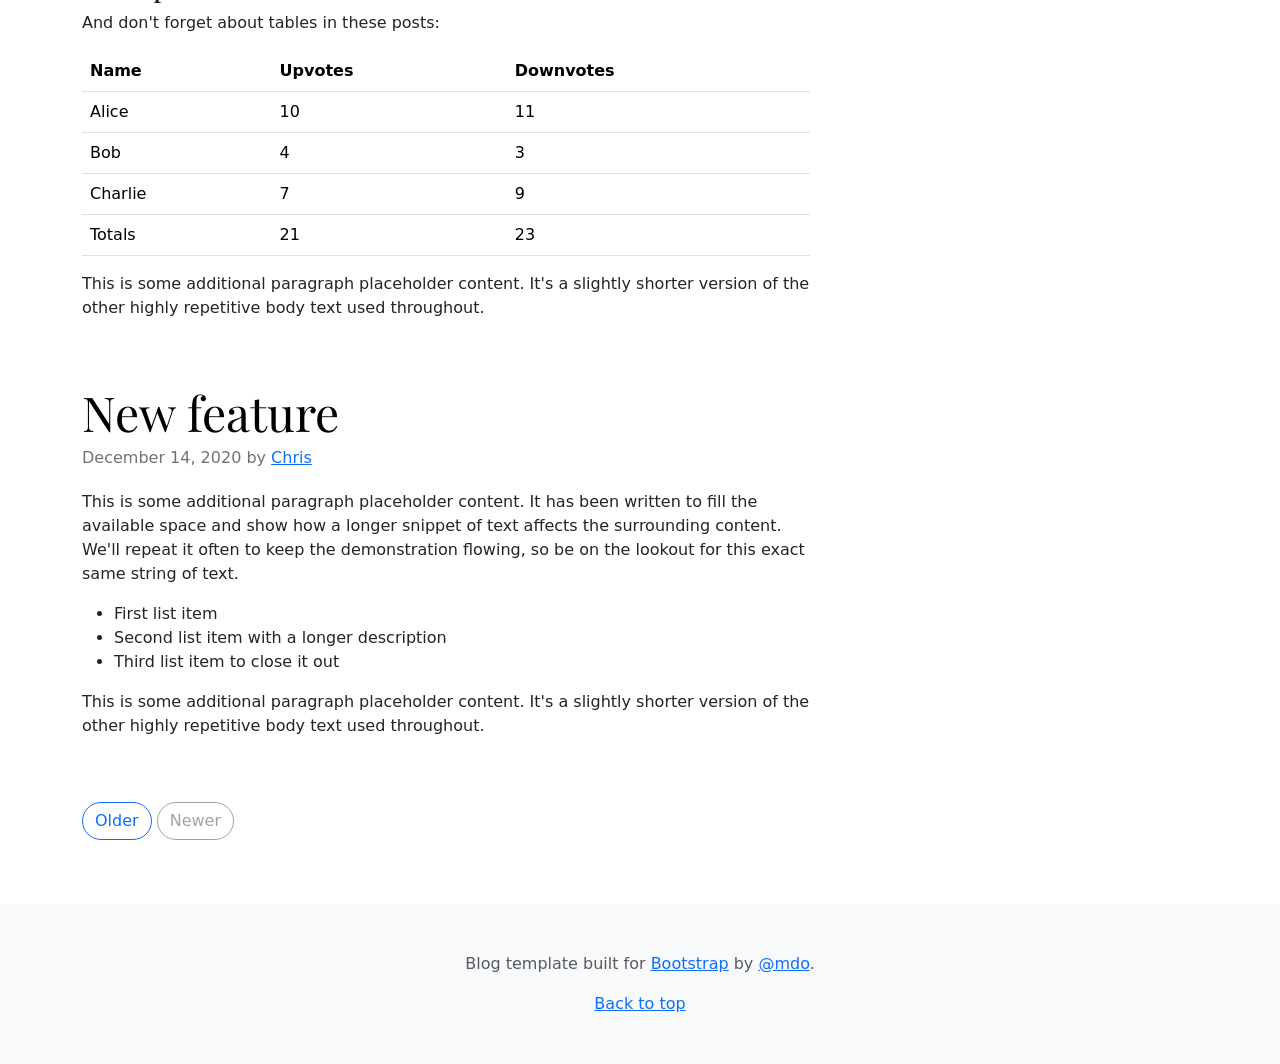
<file: bootstrap/blog/index.html>
<!doctype html>
<html lang="en" data-bs-theme="auto">
  <head>
    <meta charset="utf-8" />
    <meta name="viewport" content="width=device-width, initial-scale=1" />
    <meta name="description" content="" />
    <meta
      name="author"
      content="Mark Otto, Jacob Thornton, and Bootstrap contributors"
    />
    <meta name="generator" content="Astro v5.13.2" />
    <title>Blog Template · Bootstrap v5.3</title>
    <link
      rel="canonical"
      href="https://getbootstrap.com/docs/5.3/examples/blog/"
    />
    <script src="../assets/js/color-modes.js"></script>
    <link href="../assets/dist/css/bootstrap.min.css" rel="stylesheet" />
    <meta name="theme-color" content="#712cf9" />
    <link
      href="https://fonts.googleapis.com/css?family=Playfair+Display:700,900&display=swap"
      rel="stylesheet"
    />
    <link href="blog.css" rel="stylesheet" />
    <style>
      .bd-placeholder-img {
        font-size: 1.125rem;
        text-anchor: middle;
        -webkit-user-select: none;
        -moz-user-select: none;
        user-select: none;
      }
      @media (min-width: 768px) {
        .bd-placeholder-img-lg {
          font-size: 3.5rem;
        }
      }
      .b-example-divider {
        width: 100%;
        height: 3rem;
        background-color: #0000001a;
        border: solid rgba(0, 0, 0, 0.15);
        border-width: 1px 0;
        box-shadow:
          inset 0 0.5em 1.5em #0000001a,
          inset 0 0.125em 0.5em #00000026;
      }
      .b-example-vr {
        flex-shrink: 0;
        width: 1.5rem;
        height: 100vh;
      }
      .bi {
        vertical-align: -0.125em;
        fill: currentColor;
      }
      .nav-scroller {
        position: relative;
        z-index: 2;
        height: 2.75rem;
        overflow-y: hidden;
      }
      .nav-scroller .nav {
        display: flex;
        flex-wrap: nowrap;
        padding-bottom: 1rem;
        margin-top: -1px;
        overflow-x: auto;
        text-align: center;
        white-space: nowrap;
        -webkit-overflow-scrolling: touch;
      }
      .btn-bd-primary {
        --bd-violet-bg: #712cf9;
        --bd-violet-rgb: 112.520718, 44.062154, 249.437846;
        --bs-btn-font-weight: 600;
        --bs-btn-color: var(--bs-white);
        --bs-btn-bg: var(--bd-violet-bg);
        --bs-btn-border-color: var(--bd-violet-bg);
        --bs-btn-hover-color: var(--bs-white);
        --bs-btn-hover-bg: #6528e0;
        --bs-btn-hover-border-color: #6528e0;
        --bs-btn-focus-shadow-rgb: var(--bd-violet-rgb);
        --bs-btn-active-color: var(--bs-btn-hover-color);
        --bs-btn-active-bg: #5a23c8;
        --bs-btn-active-border-color: #5a23c8;
      }
      .bd-mode-toggle {
        z-index: 1500;
      }
      .bd-mode-toggle .bi {
        width: 1em;
        height: 1em;
      }
      .bd-mode-toggle .dropdown-menu .active .bi {
        display: block !important;
      }
    </style>
  </head>
  <body>
    <svg xmlns="http://www.w3.org/2000/svg" class="d-none">
      <symbol id="check2" viewBox="0 0 16 16">
        <path
          d="M13.854 3.646a.5.5 0 0 1 0 .708l-7 7a.5.5 0 0 1-.708 0l-3.5-3.5a.5.5 0 1 1 .708-.708L6.5 10.293l6.646-6.647a.5.5 0 0 1 .708 0z"
        ></path>
      </symbol>
      <symbol id="circle-half" viewBox="0 0 16 16">
        <path
          d="M8 15A7 7 0 1 0 8 1v14zm0 1A8 8 0 1 1 8 0a8 8 0 0 1 0 16z"
        ></path>
      </symbol>
      <symbol id="moon-stars-fill" viewBox="0 0 16 16">
        <path
          d="M6 .278a.768.768 0 0 1 .08.858 7.208 7.208 0 0 0-.878 3.46c0 4.021 3.278 7.277 7.318 7.277.527 0 1.04-.055 1.533-.16a.787.787 0 0 1 .81.316.733.733 0 0 1-.031.893A8.349 8.349 0 0 1 8.344 16C3.734 16 0 12.286 0 7.71 0 4.266 2.114 1.312 5.124.06A.752.752 0 0 1 6 .278z"
        ></path>
        <path
          d="M10.794 3.148a.217.217 0 0 1 .412 0l.387 1.162c.173.518.579.924 1.097 1.097l1.162.387a.217.217 0 0 1 0 .412l-1.162.387a1.734 1.734 0 0 0-1.097 1.097l-.387 1.162a.217.217 0 0 1-.412 0l-.387-1.162A1.734 1.734 0 0 0 9.31 6.593l-1.162-.387a.217.217 0 0 1 0-.412l1.162-.387a1.734 1.734 0 0 0 1.097-1.097l.387-1.162zM13.863.099a.145.145 0 0 1 .274 0l.258.774c.115.346.386.617.732.732l.774.258a.145.145 0 0 1 0 .274l-.774.258a1.156 1.156 0 0 0-.732.732l-.258.774a.145.145 0 0 1-.274 0l-.258-.774a1.156 1.156 0 0 0-.732-.732l-.774-.258a.145.145 0 0 1 0-.274l.774-.258c.346-.115.617-.386.732-.732L13.863.1z"
        ></path>
      </symbol>
      <symbol id="sun-fill" viewBox="0 0 16 16">
        <path
          d="M8 12a4 4 0 1 0 0-8 4 4 0 0 0 0 8zM8 0a.5.5 0 0 1 .5.5v2a.5.5 0 0 1-1 0v-2A.5.5 0 0 1 8 0zm0 13a.5.5 0 0 1 .5.5v2a.5.5 0 0 1-1 0v-2A.5.5 0 0 1 8 13zm8-5a.5.5 0 0 1-.5.5h-2a.5.5 0 0 1 0-1h2a.5.5 0 0 1 .5.5zM3 8a.5.5 0 0 1-.5.5h-2a.5.5 0 0 1 0-1h2A.5.5 0 0 1 3 8zm10.657-5.657a.5.5 0 0 1 0 .707l-1.414 1.415a.5.5 0 1 1-.707-.708l1.414-1.414a.5.5 0 0 1 .707 0zm-9.193 9.193a.5.5 0 0 1 0 .707L3.05 13.657a.5.5 0 0 1-.707-.707l1.414-1.414a.5.5 0 0 1 .707 0zm9.193 2.121a.5.5 0 0 1-.707 0l-1.414-1.414a.5.5 0 0 1 .707-.707l1.414 1.414a.5.5 0 0 1 0 .707zM4.464 4.465a.5.5 0 0 1-.707 0L2.343 3.05a.5.5 0 1 1 .707-.707l1.414 1.414a.5.5 0 0 1 0 .708z"
        ></path>
      </symbol>
    </svg>
    <div
      class="dropdown position-fixed bottom-0 end-0 mb-3 me-3 bd-mode-toggle"
    >
      <button
        class="btn btn-bd-primary py-2 dropdown-toggle d-flex align-items-center"
        id="bd-theme"
        type="button"
        aria-expanded="false"
        data-bs-toggle="dropdown"
        aria-label="Toggle theme (auto)"
      >
        <svg class="bi my-1 theme-icon-active" aria-hidden="true">
          <use href="#circle-half"></use>
        </svg>
        <span class="visually-hidden" id="bd-theme-text">Toggle theme</span>
      </button>
      <ul
        class="dropdown-menu dropdown-menu-end shadow"
        aria-labelledby="bd-theme-text"
      >
        <li>
          <button
            type="button"
            class="dropdown-item d-flex align-items-center"
            data-bs-theme-value="light"
            aria-pressed="false"
          >
            <svg class="bi me-2 opacity-50" aria-hidden="true">
              <use href="#sun-fill"></use>
            </svg>
            Light
            <svg class="bi ms-auto d-none" aria-hidden="true">
              <use href="#check2"></use>
            </svg>
          </button>
        </li>
        <li>
          <button
            type="button"
            class="dropdown-item d-flex align-items-center"
            data-bs-theme-value="dark"
            aria-pressed="false"
          >
            <svg class="bi me-2 opacity-50" aria-hidden="true">
              <use href="#moon-stars-fill"></use>
            </svg>
            Dark
            <svg class="bi ms-auto d-none" aria-hidden="true">
              <use href="#check2"></use>
            </svg>
          </button>
        </li>
        <li>
          <button
            type="button"
            class="dropdown-item d-flex align-items-center active"
            data-bs-theme-value="auto"
            aria-pressed="true"
          >
            <svg class="bi me-2 opacity-50" aria-hidden="true">
              <use href="#circle-half"></use>
            </svg>
            Auto
            <svg class="bi ms-auto d-none" aria-hidden="true">
              <use href="#check2"></use>
            </svg>
          </button>
        </li>
      </ul>
    </div>
    <svg xmlns="http://www.w3.org/2000/svg" class="d-none">
      <symbol
        id="aperture"
        fill="none"
        stroke="currentColor"
        stroke-linecap="round"
        stroke-linejoin="round"
        stroke-width="2"
        viewBox="0 0 24 24"
      >
        <circle cx="12" cy="12" r="10"></circle>
        <path
          d="M14.31 8l5.74 9.94M9.69 8h11.48M7.38 12l5.74-9.94M9.69 16L3.95 6.06M14.31 16H2.83m13.79-4l-5.74 9.94"
        ></path>
      </symbol>
      <symbol id="cart" viewBox="0 0 16 16">
        <path
          d="M0 1.5A.5.5 0 0 1 .5 1H2a.5.5 0 0 1 .485.379L2.89 3H14.5a.5.5 0 0 1 .49.598l-1 5a.5.5 0 0 1-.465.401l-9.397.472L4.415 11H13a.5.5 0 0 1 0 1H4a.5.5 0 0 1-.491-.408L2.01 3.607 1.61 2H.5a.5.5 0 0 1-.5-.5zM3.102 4l.84 4.479 9.144-.459L13.89 4H3.102zM5 12a2 2 0 1 0 0 4 2 2 0 0 0 0-4zm7 0a2 2 0 1 0 0 4 2 2 0 0 0 0-4zm-7 1a1 1 0 1 1 0 2 1 1 0 0 1 0-2zm7 0a1 1 0 1 1 0 2 1 1 0 0 1 0-2z"
        ></path>
      </symbol>
      <symbol id="chevron-right" viewBox="0 0 16 16">
        <path
          fill-rule="evenodd"
          d="M4.646 1.646a.5.5 0 0 1 .708 0l6 6a.5.5 0 0 1 0 .708l-6 6a.5.5 0 0 1-.708-.708L10.293 8 4.646 2.354a.5.5 0 0 1 0-.708z"
        ></path>
      </symbol>
    </svg>
    <div class="container">
      <header class="border-bottom lh-1 py-3">
        <div class="row flex-nowrap justify-content-between align-items-center">
          <div class="col-4 pt-1">
            <a class="link-secondary" href="#">Subscribe</a>
          </div>
          <div class="col-4 text-center">
            <a
              class="blog-header-logo text-body-emphasis text-decoration-none"
              href="#"
              >Large</a
            >
          </div>
          <div class="col-4 d-flex justify-content-end align-items-center">
            <a class="link-secondary" href="#" aria-label="Search">
              <svg
                xmlns="http://www.w3.org/2000/svg"
                width="20"
                height="20"
                fill="none"
                stroke="currentColor"
                stroke-linecap="round"
                stroke-linejoin="round"
                stroke-width="2"
                class="mx-3"
                role="img"
                viewBox="0 0 24 24"
              >
                <title>Search</title>
                <circle cx="10.5" cy="10.5" r="7.5"></circle>
                <path d="M21 21l-5.2-5.2"></path>
              </svg>
            </a>
            <a class="btn btn-sm btn-outline-secondary" href="#">Sign up</a>
          </div>
        </div>
      </header>
      <div class="nav-scroller py-1 mb-3 border-bottom">
        <nav class="nav nav-underline justify-content-between">
          <a class="nav-item nav-link link-body-emphasis active" href="#"
            >World</a
          >
          <a class="nav-item nav-link link-body-emphasis" href="#">U.S.</a>
          <a class="nav-item nav-link link-body-emphasis" href="#"
            >Technology</a
          >
          <a class="nav-item nav-link link-body-emphasis" href="#">Design</a>
          <a class="nav-item nav-link link-body-emphasis" href="#">Culture</a>
          <a class="nav-item nav-link link-body-emphasis" href="#">Business</a>
          <a class="nav-item nav-link link-body-emphasis" href="#">Politics</a>
          <a class="nav-item nav-link link-body-emphasis" href="#">Opinion</a>
          <a class="nav-item nav-link link-body-emphasis" href="#">Science</a>
          <a class="nav-item nav-link link-body-emphasis" href="#">Health</a>
          <a class="nav-item nav-link link-body-emphasis" href="#">Style</a>
          <a class="nav-item nav-link link-body-emphasis" href="#">Travel</a>
        </nav>
      </div>
    </div>
    <main class="container">
      <div class="p-4 p-md-5 mb-4 rounded text-body-emphasis bg-body-secondary">
        <div class="col-lg-6 px-0">
          <h1 class="display-4 fst-italic">
            Title of a longer featured blog post
          </h1>
          <p class="lead my-3">
            Multiple lines of text that form the lede, informing new readers
            quickly and efficiently about what’s most interesting in this post’s
            contents.
          </p>
          <p class="lead mb-0">
            <a href="#" class="text-body-emphasis fw-bold"
              >Continue reading...</a
            >
          </p>
        </div>
      </div>
      <div class="row mb-2">
        <div class="col-md-6">
          <div
            class="row g-0 border rounded overflow-hidden flex-md-row mb-4 shadow-sm h-md-250 position-relative"
          >
            <div class="col p-4 d-flex flex-column position-static">
              <strong class="d-inline-block mb-2 text-primary-emphasis"
                >World</strong
              >
              <h3 class="mb-0">Featured post</h3>
              <div class="mb-1 text-body-secondary">Nov 12</div>
              <p class="card-text mb-auto">
                This is a wider card with supporting text below as a natural
                lead-in to additional content.
              </p>
              <a
                href="#"
                class="icon-link gap-1 icon-link-hover stretched-link"
              >
                Continue reading
                <svg class="bi" aria-hidden="true">
                  <use xlink:href="#chevron-right"></use>
                </svg>
              </a>
            </div>
            <div class="col-auto d-none d-lg-block">
              <svg
                aria-label="Placeholder: Thumbnail"
                class="bd-placeholder-img"
                height="250"
                preserveAspectRatio="xMidYMid slice"
                role="img"
                width="200"
                xmlns="http://www.w3.org/2000/svg"
              >
                <title>Placeholder</title>
                <rect width="100%" height="100%" fill="#55595c"></rect>
                <text x="50%" y="50%" fill="#eceeef" dy=".3em">Thumbnail</text>
              </svg>
            </div>
          </div>
        </div>
        <div class="col-md-6">
          <div
            class="row g-0 border rounded overflow-hidden flex-md-row mb-4 shadow-sm h-md-250 position-relative"
          >
            <div class="col p-4 d-flex flex-column position-static">
              <strong class="d-inline-block mb-2 text-success-emphasis"
                >Design</strong
              >
              <h3 class="mb-0">Post title</h3>
              <div class="mb-1 text-body-secondary">Nov 11</div>
              <p class="mb-auto">
                This is a wider card with supporting text below as a natural
                lead-in to additional content.
              </p>
              <a
                href="#"
                class="icon-link gap-1 icon-link-hover stretched-link"
              >
                Continue reading
                <svg class="bi" aria-hidden="true">
                  <use xlink:href="#chevron-right"></use>
                </svg>
              </a>
            </div>
            <div class="col-auto d-none d-lg-block">
              <svg
                aria-label="Placeholder: Thumbnail"
                class="bd-placeholder-img"
                height="250"
                preserveAspectRatio="xMidYMid slice"
                role="img"
                width="200"
                xmlns="http://www.w3.org/2000/svg"
              >
                <title>Placeholder</title>
                <rect width="100%" height="100%" fill="#55595c"></rect>
                <text x="50%" y="50%" fill="#eceeef" dy=".3em">Thumbnail</text>
              </svg>
            </div>
          </div>
        </div>
      </div>
      <div class="row g-5">
        <div class="col-md-8">
          <h3 class="pb-4 mb-4 fst-italic border-bottom">From the Firehose</h3>
          <article class="blog-post">
            <h2 class="display-5 link-body-emphasis mb-1">Sample blog post</h2>
            <p class="blog-post-meta">
              January 1, 2021 by <a href="#">Mark</a>
            </p>
            <p>
              This blog post shows a few different types of content that’s
              supported and styled with Bootstrap. Basic typography, lists,
              tables, images, code, and more are all supported as expected.
            </p>
            <hr />
            <p>
              This is some additional paragraph placeholder content. It has been
              written to fill the available space and show how a longer snippet
              of text affects the surrounding content. We'll repeat it often to
              keep the demonstration flowing, so be on the lookout for this
              exact same string of text.
            </p>
            <h2>Blockquotes</h2>
            <p>This is an example blockquote in action:</p>
            <blockquote class="blockquote">
              <p>Quoted text goes here.</p>
            </blockquote>
            <p>
              This is some additional paragraph placeholder content. It has been
              written to fill the available space and show how a longer snippet
              of text affects the surrounding content. We'll repeat it often to
              keep the demonstration flowing, so be on the lookout for this
              exact same string of text.
            </p>
            <h3>Example lists</h3>
            <p>
              This is some additional paragraph placeholder content. It's a
              slightly shorter version of the other highly repetitive body text
              used throughout. This is an example unordered list:
            </p>
            <ul>
              <li>First list item</li>
              <li>Second list item with a longer description</li>
              <li>Third list item to close it out</li>
            </ul>
            <p>And this is an ordered list:</p>
            <ol>
              <li>First list item</li>
              <li>Second list item with a longer description</li>
              <li>Third list item to close it out</li>
            </ol>
            <p>And this is a definition list:</p>
            <dl>
              <dt>HyperText Markup Language (HTML)</dt>
              <dd>
                The language used to describe and define the content of a Web
                page
              </dd>
              <dt>Cascading Style Sheets (CSS)</dt>
              <dd>Used to describe the appearance of Web content</dd>
              <dt>JavaScript (JS)</dt>
              <dd>
                The programming language used to build advanced Web sites and
                applications
              </dd>
            </dl>
            <h2>Inline HTML elements</h2>
            <p>
              HTML defines a long list of available inline tags, a complete list
              of which can be found on the
              <a
                href="https://developer.mozilla.org/en-US/docs/Web/HTML/Element"
                >Mozilla Developer Network</a
              >.
            </p>
            <ul>
              <li>
                <strong>To bold text</strong>, use
                <code class="language-plaintext highlighter-rouge"
                  >&lt;strong&gt;</code
                >.
              </li>
              <li>
                <em>To italicize text</em>, use
                <code class="language-plaintext highlighter-rouge"
                  >&lt;em&gt;</code
                >.
              </li>
              <li>
                Abbreviations, like
                <abbr title="HyperText Markup Language">HTML</abbr> should use
                <code class="language-plaintext highlighter-rouge"
                  >&lt;abbr&gt;</code
                >, with an optional
                <code class="language-plaintext highlighter-rouge">title</code>
                attribute for the full phrase.
              </li>
              <li>
                Citations, like <cite>— Mark Otto</cite>, should use
                <code class="language-plaintext highlighter-rouge"
                  >&lt;cite&gt;</code
                >.
              </li>
              <li>
                <del>Deleted</del> text should use
                <code class="language-plaintext highlighter-rouge"
                  >&lt;del&gt;</code
                >
                and <ins>inserted</ins> text should use
                <code class="language-plaintext highlighter-rouge"
                  >&lt;ins&gt;</code
                >.
              </li>
              <li>
                Superscript <sup>text</sup> uses
                <code class="language-plaintext highlighter-rouge"
                  >&lt;sup&gt;</code
                >
                and subscript <sub>text</sub> uses
                <code class="language-plaintext highlighter-rouge"
                  >&lt;sub&gt;</code
                >.
              </li>
            </ul>
            <p>
              Most of these elements are styled by browsers with few
              modifications on our part.
            </p>
            <h2>Heading</h2>
            <p>
              This is some additional paragraph placeholder content. It has been
              written to fill the available space and show how a longer snippet
              of text affects the surrounding content. We'll repeat it often to
              keep the demonstration flowing, so be on the lookout for this
              exact same string of text.
            </p>
            <h3>Sub-heading</h3>
            <p>
              This is some additional paragraph placeholder content. It has been
              written to fill the available space and show how a longer snippet
              of text affects the surrounding content. We'll repeat it often to
              keep the demonstration flowing, so be on the lookout for this
              exact same string of text.
            </p>
            <pre><code>Example code block</code></pre>
            <p>
              This is some additional paragraph placeholder content. It's a
              slightly shorter version of the other highly repetitive body text
              used throughout.
            </p>
          </article>
          <article class="blog-post">
            <h2 class="display-5 link-body-emphasis mb-1">Another blog post</h2>
            <p class="blog-post-meta">
              December 23, 2020 by <a href="#">Jacob</a>
            </p>
            <p>
              This is some additional paragraph placeholder content. It has been
              written to fill the available space and show how a longer snippet
              of text affects the surrounding content. We'll repeat it often to
              keep the demonstration flowing, so be on the lookout for this
              exact same string of text.
            </p>
            <blockquote>
              <p>
                Longer quote goes here, maybe with some
                <strong>emphasized text</strong> in the middle of it.
              </p>
            </blockquote>
            <p>
              This is some additional paragraph placeholder content. It has been
              written to fill the available space and show how a longer snippet
              of text affects the surrounding content. We'll repeat it often to
              keep the demonstration flowing, so be on the lookout for this
              exact same string of text.
            </p>
            <h3>Example table</h3>
            <p>And don't forget about tables in these posts:</p>
            <table class="table">
              <thead>
                <tr>
                  <th>Name</th>
                  <th>Upvotes</th>
                  <th>Downvotes</th>
                </tr>
              </thead>
              <tbody>
                <tr>
                  <td>Alice</td>
                  <td>10</td>
                  <td>11</td>
                </tr>
                <tr>
                  <td>Bob</td>
                  <td>4</td>
                  <td>3</td>
                </tr>
                <tr>
                  <td>Charlie</td>
                  <td>7</td>
                  <td>9</td>
                </tr>
              </tbody>
              <tfoot>
                <tr>
                  <td>Totals</td>
                  <td>21</td>
                  <td>23</td>
                </tr>
              </tfoot>
            </table>
            <p>
              This is some additional paragraph placeholder content. It's a
              slightly shorter version of the other highly repetitive body text
              used throughout.
            </p>
          </article>
          <article class="blog-post">
            <h2 class="display-5 link-body-emphasis mb-1">New feature</h2>
            <p class="blog-post-meta">
              December 14, 2020 by <a href="#">Chris</a>
            </p>
            <p>
              This is some additional paragraph placeholder content. It has been
              written to fill the available space and show how a longer snippet
              of text affects the surrounding content. We'll repeat it often to
              keep the demonstration flowing, so be on the lookout for this
              exact same string of text.
            </p>
            <ul>
              <li>First list item</li>
              <li>Second list item with a longer description</li>
              <li>Third list item to close it out</li>
            </ul>
            <p>
              This is some additional paragraph placeholder content. It's a
              slightly shorter version of the other highly repetitive body text
              used throughout.
            </p>
          </article>
          <nav class="blog-pagination" aria-label="Pagination">
            <a class="btn btn-outline-primary rounded-pill" href="#">Older</a>
            <a
              class="btn btn-outline-secondary rounded-pill disabled"
              aria-disabled="true"
              >Newer</a
            >
          </nav>
        </div>
        <div class="col-md-4">
          <div class="position-sticky" style="top: 2rem">
            <div class="p-4 mb-3 bg-body-tertiary rounded">
              <h4 class="fst-italic">About</h4>
              <p class="mb-0">
                Customize this section to tell your visitors a little bit about
                your publication, writers, content, or something else entirely.
                Totally up to you.
              </p>
            </div>
            <div>
              <h4 class="fst-italic">Recent posts</h4>
              <ul class="list-unstyled">
                <li>
                  <a
                    class="d-flex flex-column flex-lg-row gap-3 align-items-start align-items-lg-center py-3 link-body-emphasis text-decoration-none border-top"
                    href="#"
                  >
                    <svg
                      aria-hidden="true"
                      class="bd-placeholder-img"
                      height="96"
                      preserveAspectRatio="xMidYMid slice"
                      width="100%"
                      xmlns="http://www.w3.org/2000/svg"
                    >
                      <rect width="100%" height="100%" fill="#777"></rect>
                    </svg>
                    <div class="col-lg-8">
                      <h6 class="mb-0">Example blog post title</h6>
                      <small class="text-body-secondary"
                        >January 15, 2024</small
                      >
                    </div>
                  </a>
                </li>
                <li>
                  <a
                    class="d-flex flex-column flex-lg-row gap-3 align-items-start align-items-lg-center py-3 link-body-emphasis text-decoration-none border-top"
                    href="#"
                  >
                    <svg
                      aria-hidden="true"
                      class="bd-placeholder-img"
                      height="96"
                      preserveAspectRatio="xMidYMid slice"
                      width="100%"
                      xmlns="http://www.w3.org/2000/svg"
                    >
                      <rect width="100%" height="100%" fill="#777"></rect>
                    </svg>
                    <div class="col-lg-8">
                      <h6 class="mb-0">This is another blog post title</h6>
                      <small class="text-body-secondary"
                        >January 14, 2024</small
                      >
                    </div>
                  </a>
                </li>
                <li>
                  <a
                    class="d-flex flex-column flex-lg-row gap-3 align-items-start align-items-lg-center py-3 link-body-emphasis text-decoration-none border-top"
                    href="#"
                  >
                    <svg
                      aria-hidden="true"
                      class="bd-placeholder-img"
                      height="96"
                      preserveAspectRatio="xMidYMid slice"
                      width="100%"
                      xmlns="http://www.w3.org/2000/svg"
                    >
                      <rect width="100%" height="100%" fill="#777"></rect>
                    </svg>
                    <div class="col-lg-8">
                      <h6 class="mb-0">
                        Longer blog post title: This one has multiple lines!
                      </h6>
                      <small class="text-body-secondary"
                        >January 13, 2024</small
                      >
                    </div>
                  </a>
                </li>
              </ul>
            </div>
            <div class="p-4">
              <h4 class="fst-italic">Archives</h4>
              <ol class="list-unstyled mb-0">
                <li><a href="#">March 2021</a></li>
                <li><a href="#">February 2021</a></li>
                <li><a href="#">January 2021</a></li>
                <li><a href="#">December 2020</a></li>
                <li><a href="#">November 2020</a></li>
                <li><a href="#">October 2020</a></li>
                <li><a href="#">September 2020</a></li>
                <li><a href="#">August 2020</a></li>
                <li><a href="#">July 2020</a></li>
                <li><a href="#">June 2020</a></li>
                <li><a href="#">May 2020</a></li>
                <li><a href="#">April 2020</a></li>
              </ol>
            </div>
            <div class="p-4">
              <h4 class="fst-italic">Elsewhere</h4>
              <ol class="list-unstyled">
                <li><a href="#">GitHub</a></li>
                <li><a href="#">Social</a></li>
                <li><a href="#">Facebook</a></li>
              </ol>
            </div>
          </div>
        </div>
      </div>
    </main>
    <footer class="py-5 text-center text-body-secondary bg-body-tertiary">
      <p>
        Blog template built for
        <a href="https://getbootstrap.com/">Bootstrap</a> by
        <a href="https://x.com/mdo">@mdo</a>.
      </p>
      <p class="mb-0"><a href="#">Back to top</a></p>
    </footer>
    <script
      src="../assets/dist/js/bootstrap.bundle.min.js"
      class="astro-vvvwv3sm"
    ></script>
  </body>
</html>
</file>
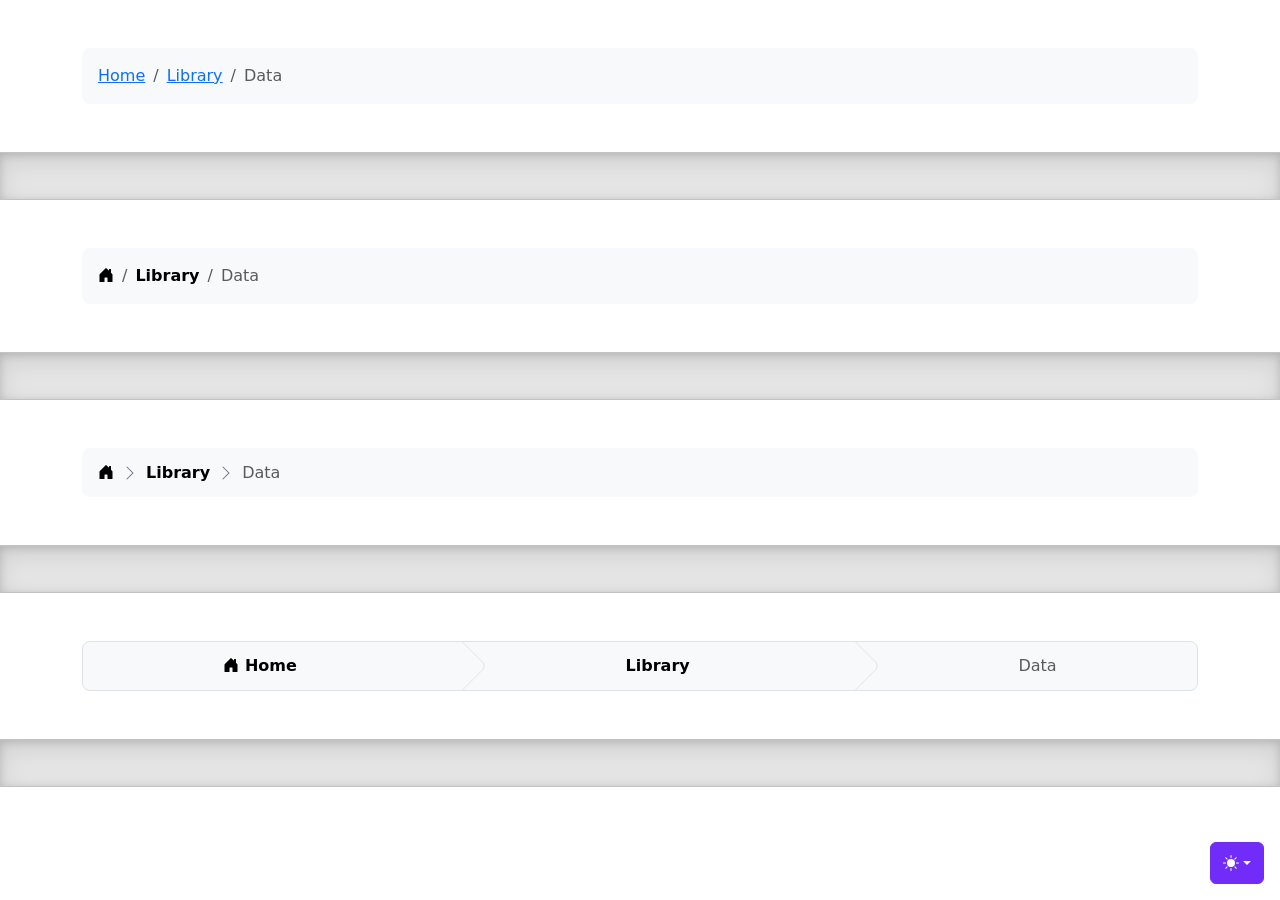
<file: bootstrap/breadcrumbs/index.html>
<!doctype html>
<html lang="en" data-bs-theme="auto">
  <head>
    <meta charset="utf-8" />
    <meta name="viewport" content="width=device-width, initial-scale=1" />
    <meta name="description" content="" />
    <meta
      name="author"
      content="Mark Otto, Jacob Thornton, and Bootstrap contributors"
    />
    <meta name="generator" content="Astro v5.13.2" />
    <title>Breadcrumbs · Bootstrap v5.3</title>
    <link
      rel="canonical"
      href="https://getbootstrap.com/docs/5.3/examples/breadcrumbs/"
    />
    <script src="../assets/js/color-modes.js"></script>
    <link href="../assets/dist/css/bootstrap.min.css" rel="stylesheet" />
    <meta name="theme-color" content="#712cf9" />
    <link href="breadcrumbs.css" rel="stylesheet" />
    <style>
      .bd-placeholder-img {
        font-size: 1.125rem;
        text-anchor: middle;
        -webkit-user-select: none;
        -moz-user-select: none;
        user-select: none;
      }
      @media (min-width: 768px) {
        .bd-placeholder-img-lg {
          font-size: 3.5rem;
        }
      }
      .b-example-divider {
        width: 100%;
        height: 3rem;
        background-color: #0000001a;
        border: solid rgba(0, 0, 0, 0.15);
        border-width: 1px 0;
        box-shadow:
          inset 0 0.5em 1.5em #0000001a,
          inset 0 0.125em 0.5em #00000026;
      }
      .b-example-vr {
        flex-shrink: 0;
        width: 1.5rem;
        height: 100vh;
      }
      .bi {
        vertical-align: -0.125em;
        fill: currentColor;
      }
      .nav-scroller {
        position: relative;
        z-index: 2;
        height: 2.75rem;
        overflow-y: hidden;
      }
      .nav-scroller .nav {
        display: flex;
        flex-wrap: nowrap;
        padding-bottom: 1rem;
        margin-top: -1px;
        overflow-x: auto;
        text-align: center;
        white-space: nowrap;
        -webkit-overflow-scrolling: touch;
      }
      .btn-bd-primary {
        --bd-violet-bg: #712cf9;
        --bd-violet-rgb: 112.520718, 44.062154, 249.437846;
        --bs-btn-font-weight: 600;
        --bs-btn-color: var(--bs-white);
        --bs-btn-bg: var(--bd-violet-bg);
        --bs-btn-border-color: var(--bd-violet-bg);
        --bs-btn-hover-color: var(--bs-white);
        --bs-btn-hover-bg: #6528e0;
        --bs-btn-hover-border-color: #6528e0;
        --bs-btn-focus-shadow-rgb: var(--bd-violet-rgb);
        --bs-btn-active-color: var(--bs-btn-hover-color);
        --bs-btn-active-bg: #5a23c8;
        --bs-btn-active-border-color: #5a23c8;
      }
      .bd-mode-toggle {
        z-index: 1500;
      }
      .bd-mode-toggle .bi {
        width: 1em;
        height: 1em;
      }
      .bd-mode-toggle .dropdown-menu .active .bi {
        display: block !important;
      }
    </style>
  </head>
  <body>
    <svg xmlns="http://www.w3.org/2000/svg" class="d-none">
      <symbol id="check2" viewBox="0 0 16 16">
        <path
          d="M13.854 3.646a.5.5 0 0 1 0 .708l-7 7a.5.5 0 0 1-.708 0l-3.5-3.5a.5.5 0 1 1 .708-.708L6.5 10.293l6.646-6.647a.5.5 0 0 1 .708 0z"
        ></path>
      </symbol>
      <symbol id="circle-half" viewBox="0 0 16 16">
        <path
          d="M8 15A7 7 0 1 0 8 1v14zm0 1A8 8 0 1 1 8 0a8 8 0 0 1 0 16z"
        ></path>
      </symbol>
      <symbol id="moon-stars-fill" viewBox="0 0 16 16">
        <path
          d="M6 .278a.768.768 0 0 1 .08.858 7.208 7.208 0 0 0-.878 3.46c0 4.021 3.278 7.277 7.318 7.277.527 0 1.04-.055 1.533-.16a.787.787 0 0 1 .81.316.733.733 0 0 1-.031.893A8.349 8.349 0 0 1 8.344 16C3.734 16 0 12.286 0 7.71 0 4.266 2.114 1.312 5.124.06A.752.752 0 0 1 6 .278z"
        ></path>
        <path
          d="M10.794 3.148a.217.217 0 0 1 .412 0l.387 1.162c.173.518.579.924 1.097 1.097l1.162.387a.217.217 0 0 1 0 .412l-1.162.387a1.734 1.734 0 0 0-1.097 1.097l-.387 1.162a.217.217 0 0 1-.412 0l-.387-1.162A1.734 1.734 0 0 0 9.31 6.593l-1.162-.387a.217.217 0 0 1 0-.412l1.162-.387a1.734 1.734 0 0 0 1.097-1.097l.387-1.162zM13.863.099a.145.145 0 0 1 .274 0l.258.774c.115.346.386.617.732.732l.774.258a.145.145 0 0 1 0 .274l-.774.258a1.156 1.156 0 0 0-.732.732l-.258.774a.145.145 0 0 1-.274 0l-.258-.774a1.156 1.156 0 0 0-.732-.732l-.774-.258a.145.145 0 0 1 0-.274l.774-.258c.346-.115.617-.386.732-.732L13.863.1z"
        ></path>
      </symbol>
      <symbol id="sun-fill" viewBox="0 0 16 16">
        <path
          d="M8 12a4 4 0 1 0 0-8 4 4 0 0 0 0 8zM8 0a.5.5 0 0 1 .5.5v2a.5.5 0 0 1-1 0v-2A.5.5 0 0 1 8 0zm0 13a.5.5 0 0 1 .5.5v2a.5.5 0 0 1-1 0v-2A.5.5 0 0 1 8 13zm8-5a.5.5 0 0 1-.5.5h-2a.5.5 0 0 1 0-1h2a.5.5 0 0 1 .5.5zM3 8a.5.5 0 0 1-.5.5h-2a.5.5 0 0 1 0-1h2A.5.5 0 0 1 3 8zm10.657-5.657a.5.5 0 0 1 0 .707l-1.414 1.415a.5.5 0 1 1-.707-.708l1.414-1.414a.5.5 0 0 1 .707 0zm-9.193 9.193a.5.5 0 0 1 0 .707L3.05 13.657a.5.5 0 0 1-.707-.707l1.414-1.414a.5.5 0 0 1 .707 0zm9.193 2.121a.5.5 0 0 1-.707 0l-1.414-1.414a.5.5 0 0 1 .707-.707l1.414 1.414a.5.5 0 0 1 0 .707zM4.464 4.465a.5.5 0 0 1-.707 0L2.343 3.05a.5.5 0 1 1 .707-.707l1.414 1.414a.5.5 0 0 1 0 .708z"
        ></path>
      </symbol>
    </svg>
    <div
      class="dropdown position-fixed bottom-0 end-0 mb-3 me-3 bd-mode-toggle"
    >
      <button
        class="btn btn-bd-primary py-2 dropdown-toggle d-flex align-items-center"
        id="bd-theme"
        type="button"
        aria-expanded="false"
        data-bs-toggle="dropdown"
        aria-label="Toggle theme (auto)"
      >
        <svg class="bi my-1 theme-icon-active" aria-hidden="true">
          <use href="#circle-half"></use>
        </svg>
        <span class="visually-hidden" id="bd-theme-text">Toggle theme</span>
      </button>
      <ul
        class="dropdown-menu dropdown-menu-end shadow"
        aria-labelledby="bd-theme-text"
      >
        <li>
          <button
            type="button"
            class="dropdown-item d-flex align-items-center"
            data-bs-theme-value="light"
            aria-pressed="false"
          >
            <svg class="bi me-2 opacity-50" aria-hidden="true">
              <use href="#sun-fill"></use>
            </svg>
            Light
            <svg class="bi ms-auto d-none" aria-hidden="true">
              <use href="#check2"></use>
            </svg>
          </button>
        </li>
        <li>
          <button
            type="button"
            class="dropdown-item d-flex align-items-center"
            data-bs-theme-value="dark"
            aria-pressed="false"
          >
            <svg class="bi me-2 opacity-50" aria-hidden="true">
              <use href="#moon-stars-fill"></use>
            </svg>
            Dark
            <svg class="bi ms-auto d-none" aria-hidden="true">
              <use href="#check2"></use>
            </svg>
          </button>
        </li>
        <li>
          <button
            type="button"
            class="dropdown-item d-flex align-items-center active"
            data-bs-theme-value="auto"
            aria-pressed="true"
          >
            <svg class="bi me-2 opacity-50" aria-hidden="true">
              <use href="#circle-half"></use>
            </svg>
            Auto
            <svg class="bi ms-auto d-none" aria-hidden="true">
              <use href="#check2"></use>
            </svg>
          </button>
        </li>
      </ul>
    </div>
    <svg xmlns="http://www.w3.org/2000/svg" class="d-none">
      <symbol id="house-door-fill" viewBox="0 0 16 16">
        <path
          d="M6.5 14.5v-3.505c0-.245.25-.495.5-.495h2c.25 0 .5.25.5.5v3.5a.5.5 0 0 0 .5.5h4a.5.5 0 0 0 .5-.5v-7a.5.5 0 0 0-.146-.354L13 5.793V2.5a.5.5 0 0 0-.5-.5h-1a.5.5 0 0 0-.5.5v1.293L8.354 1.146a.5.5 0 0 0-.708 0l-6 6A.5.5 0 0 0 1.5 7.5v7a.5.5 0 0 0 .5.5h4a.5.5 0 0 0 .5-.5z"
        ></path>
      </symbol>
    </svg>
    <div class="container my-5">
      <nav aria-label="breadcrumb">
        <ol class="breadcrumb p-3 bg-body-tertiary rounded-3">
          <li class="breadcrumb-item"><a href="#">Home</a></li>
          <li class="breadcrumb-item"><a href="#">Library</a></li>
          <li class="breadcrumb-item active" aria-current="page">Data</li>
        </ol>
      </nav>
    </div>
    <div class="b-example-divider"></div>
    <div class="container my-5">
      <nav aria-label="breadcrumb">
        <ol class="breadcrumb p-3 bg-body-tertiary rounded-3">
          <li class="breadcrumb-item">
            <a class="link-body-emphasis" href="#">
              <svg class="bi" width="16" height="16" aria-hidden="true">
                <use xlink:href="#house-door-fill"></use>
              </svg>
              <span class="visually-hidden">Home</span>
            </a>
          </li>
          <li class="breadcrumb-item">
            <a
              class="link-body-emphasis fw-semibold text-decoration-none"
              href="#"
              >Library</a
            >
          </li>
          <li class="breadcrumb-item active" aria-current="page">Data</li>
        </ol>
      </nav>
    </div>
    <div class="b-example-divider"></div>
    <div class="container my-5">
      <nav aria-label="breadcrumb">
        <ol
          class="breadcrumb breadcrumb-chevron p-3 bg-body-tertiary rounded-3"
        >
          <li class="breadcrumb-item">
            <a class="link-body-emphasis" href="#">
              <svg class="bi" width="16" height="16" aria-hidden="true">
                <use xlink:href="#house-door-fill"></use>
              </svg>
              <span class="visually-hidden">Home</span>
            </a>
          </li>
          <li class="breadcrumb-item">
            <a
              class="link-body-emphasis fw-semibold text-decoration-none"
              href="#"
              >Library</a
            >
          </li>
          <li class="breadcrumb-item active" aria-current="page">Data</li>
        </ol>
      </nav>
    </div>
    <div class="b-example-divider"></div>
    <div class="container my-5">
      <nav aria-label="breadcrumb">
        <ol
          class="breadcrumb breadcrumb-custom overflow-hidden text-center bg-body-tertiary border rounded-3"
        >
          <li class="breadcrumb-item">
            <a
              class="link-body-emphasis fw-semibold text-decoration-none"
              href="#"
            >
              <svg class="bi" width="16" height="16" aria-hidden="true">
                <use xlink:href="#house-door-fill"></use>
              </svg>
              Home
            </a>
          </li>
          <li class="breadcrumb-item">
            <a
              class="link-body-emphasis fw-semibold text-decoration-none"
              href="#"
              >Library</a
            >
          </li>
          <li class="breadcrumb-item active" aria-current="page">Data</li>
        </ol>
      </nav>
    </div>
    <div class="b-example-divider"></div>
    <script
      src="../assets/dist/js/bootstrap.bundle.min.js"
      class="astro-vvvwv3sm"
    ></script>
  </body>
</html>
</file>
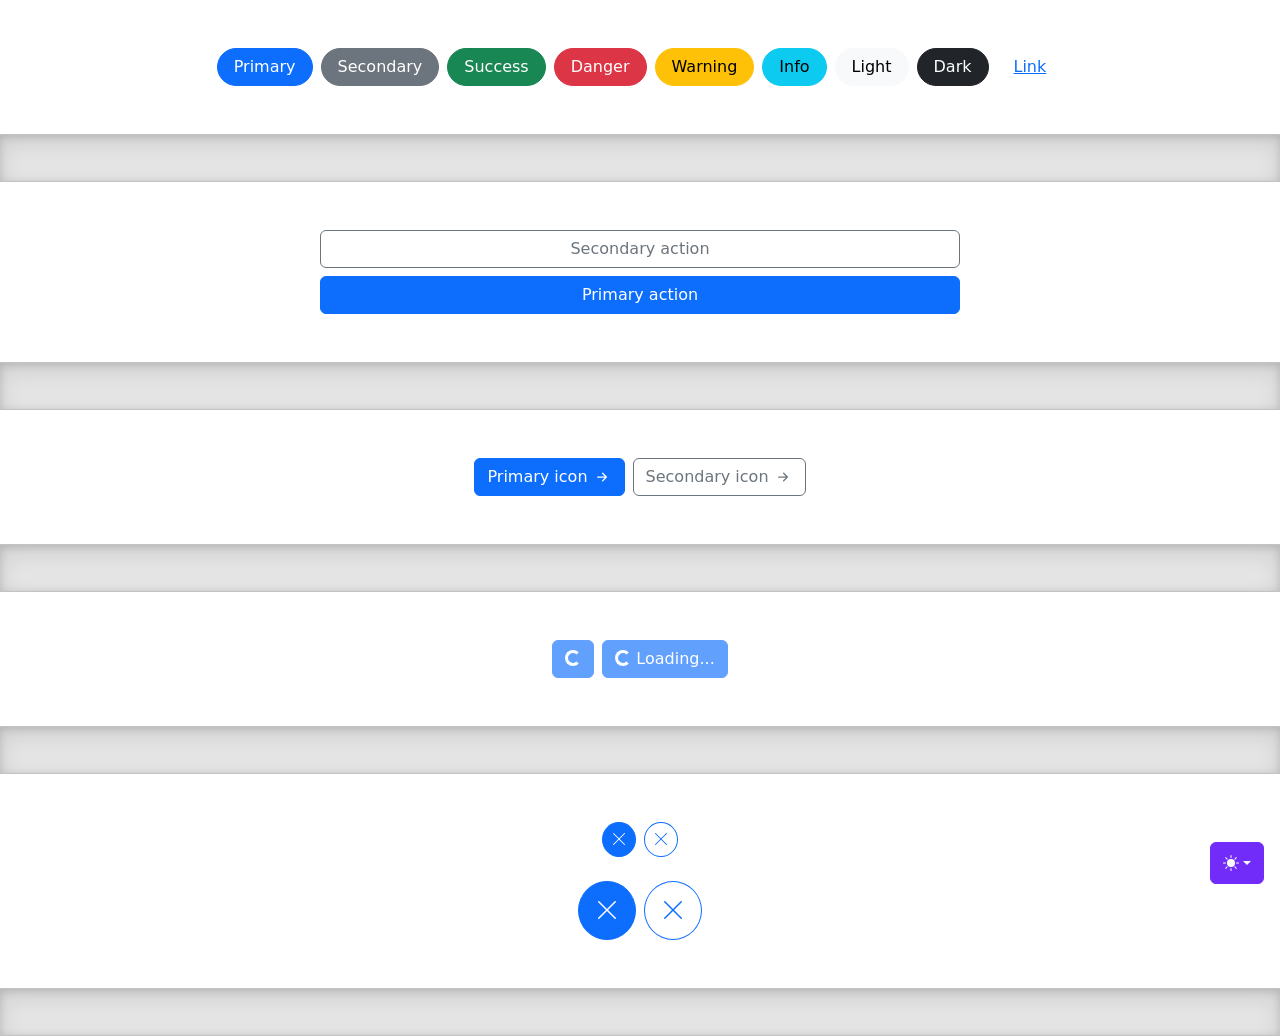
<file: bootstrap/buttons/index.html>
<!doctype html>
<html lang="en" data-bs-theme="auto">
  <head>
    <meta charset="utf-8" />
    <meta name="viewport" content="width=device-width, initial-scale=1" />
    <meta name="description" content="" />
    <meta
      name="author"
      content="Mark Otto, Jacob Thornton, and Bootstrap contributors"
    />
    <meta name="generator" content="Astro v5.13.2" />
    <title>Buttons · Bootstrap v5.3</title>
    <link
      rel="canonical"
      href="https://getbootstrap.com/docs/5.3/examples/buttons/"
    />
    <script src="../assets/js/color-modes.js"></script>
    <link href="../assets/dist/css/bootstrap.min.css" rel="stylesheet" />
    <meta name="theme-color" content="#712cf9" />
    <style>
      .bd-placeholder-img {
        font-size: 1.125rem;
        text-anchor: middle;
        -webkit-user-select: none;
        -moz-user-select: none;
        user-select: none;
      }
      @media (min-width: 768px) {
        .bd-placeholder-img-lg {
          font-size: 3.5rem;
        }
      }
      .b-example-divider {
        width: 100%;
        height: 3rem;
        background-color: #0000001a;
        border: solid rgba(0, 0, 0, 0.15);
        border-width: 1px 0;
        box-shadow:
          inset 0 0.5em 1.5em #0000001a,
          inset 0 0.125em 0.5em #00000026;
      }
      .b-example-vr {
        flex-shrink: 0;
        width: 1.5rem;
        height: 100vh;
      }
      .bi {
        vertical-align: -0.125em;
        fill: currentColor;
      }
      .nav-scroller {
        position: relative;
        z-index: 2;
        height: 2.75rem;
        overflow-y: hidden;
      }
      .nav-scroller .nav {
        display: flex;
        flex-wrap: nowrap;
        padding-bottom: 1rem;
        margin-top: -1px;
        overflow-x: auto;
        text-align: center;
        white-space: nowrap;
        -webkit-overflow-scrolling: touch;
      }
      .btn-bd-primary {
        --bd-violet-bg: #712cf9;
        --bd-violet-rgb: 112.520718, 44.062154, 249.437846;
        --bs-btn-font-weight: 600;
        --bs-btn-color: var(--bs-white);
        --bs-btn-bg: var(--bd-violet-bg);
        --bs-btn-border-color: var(--bd-violet-bg);
        --bs-btn-hover-color: var(--bs-white);
        --bs-btn-hover-bg: #6528e0;
        --bs-btn-hover-border-color: #6528e0;
        --bs-btn-focus-shadow-rgb: var(--bd-violet-rgb);
        --bs-btn-active-color: var(--bs-btn-hover-color);
        --bs-btn-active-bg: #5a23c8;
        --bs-btn-active-border-color: #5a23c8;
      }
      .bd-mode-toggle {
        z-index: 1500;
      }
      .bd-mode-toggle .bi {
        width: 1em;
        height: 1em;
      }
      .bd-mode-toggle .dropdown-menu .active .bi {
        display: block !important;
      }
    </style>
  </head>
  <body>
    <svg xmlns="http://www.w3.org/2000/svg" class="d-none">
      <symbol id="check2" viewBox="0 0 16 16">
        <path
          d="M13.854 3.646a.5.5 0 0 1 0 .708l-7 7a.5.5 0 0 1-.708 0l-3.5-3.5a.5.5 0 1 1 .708-.708L6.5 10.293l6.646-6.647a.5.5 0 0 1 .708 0z"
        ></path>
      </symbol>
      <symbol id="circle-half" viewBox="0 0 16 16">
        <path
          d="M8 15A7 7 0 1 0 8 1v14zm0 1A8 8 0 1 1 8 0a8 8 0 0 1 0 16z"
        ></path>
      </symbol>
      <symbol id="moon-stars-fill" viewBox="0 0 16 16">
        <path
          d="M6 .278a.768.768 0 0 1 .08.858 7.208 7.208 0 0 0-.878 3.46c0 4.021 3.278 7.277 7.318 7.277.527 0 1.04-.055 1.533-.16a.787.787 0 0 1 .81.316.733.733 0 0 1-.031.893A8.349 8.349 0 0 1 8.344 16C3.734 16 0 12.286 0 7.71 0 4.266 2.114 1.312 5.124.06A.752.752 0 0 1 6 .278z"
        ></path>
        <path
          d="M10.794 3.148a.217.217 0 0 1 .412 0l.387 1.162c.173.518.579.924 1.097 1.097l1.162.387a.217.217 0 0 1 0 .412l-1.162.387a1.734 1.734 0 0 0-1.097 1.097l-.387 1.162a.217.217 0 0 1-.412 0l-.387-1.162A1.734 1.734 0 0 0 9.31 6.593l-1.162-.387a.217.217 0 0 1 0-.412l1.162-.387a1.734 1.734 0 0 0 1.097-1.097l.387-1.162zM13.863.099a.145.145 0 0 1 .274 0l.258.774c.115.346.386.617.732.732l.774.258a.145.145 0 0 1 0 .274l-.774.258a1.156 1.156 0 0 0-.732.732l-.258.774a.145.145 0 0 1-.274 0l-.258-.774a1.156 1.156 0 0 0-.732-.732l-.774-.258a.145.145 0 0 1 0-.274l.774-.258c.346-.115.617-.386.732-.732L13.863.1z"
        ></path>
      </symbol>
      <symbol id="sun-fill" viewBox="0 0 16 16">
        <path
          d="M8 12a4 4 0 1 0 0-8 4 4 0 0 0 0 8zM8 0a.5.5 0 0 1 .5.5v2a.5.5 0 0 1-1 0v-2A.5.5 0 0 1 8 0zm0 13a.5.5 0 0 1 .5.5v2a.5.5 0 0 1-1 0v-2A.5.5 0 0 1 8 13zm8-5a.5.5 0 0 1-.5.5h-2a.5.5 0 0 1 0-1h2a.5.5 0 0 1 .5.5zM3 8a.5.5 0 0 1-.5.5h-2a.5.5 0 0 1 0-1h2A.5.5 0 0 1 3 8zm10.657-5.657a.5.5 0 0 1 0 .707l-1.414 1.415a.5.5 0 1 1-.707-.708l1.414-1.414a.5.5 0 0 1 .707 0zm-9.193 9.193a.5.5 0 0 1 0 .707L3.05 13.657a.5.5 0 0 1-.707-.707l1.414-1.414a.5.5 0 0 1 .707 0zm9.193 2.121a.5.5 0 0 1-.707 0l-1.414-1.414a.5.5 0 0 1 .707-.707l1.414 1.414a.5.5 0 0 1 0 .707zM4.464 4.465a.5.5 0 0 1-.707 0L2.343 3.05a.5.5 0 1 1 .707-.707l1.414 1.414a.5.5 0 0 1 0 .708z"
        ></path>
      </symbol>
    </svg>
    <div
      class="dropdown position-fixed bottom-0 end-0 mb-3 me-3 bd-mode-toggle"
    >
      <button
        class="btn btn-bd-primary py-2 dropdown-toggle d-flex align-items-center"
        id="bd-theme"
        type="button"
        aria-expanded="false"
        data-bs-toggle="dropdown"
        aria-label="Toggle theme (auto)"
      >
        <svg class="bi my-1 theme-icon-active" aria-hidden="true">
          <use href="#circle-half"></use>
        </svg>
        <span class="visually-hidden" id="bd-theme-text">Toggle theme</span>
      </button>
      <ul
        class="dropdown-menu dropdown-menu-end shadow"
        aria-labelledby="bd-theme-text"
      >
        <li>
          <button
            type="button"
            class="dropdown-item d-flex align-items-center"
            data-bs-theme-value="light"
            aria-pressed="false"
          >
            <svg class="bi me-2 opacity-50" aria-hidden="true">
              <use href="#sun-fill"></use>
            </svg>
            Light
            <svg class="bi ms-auto d-none" aria-hidden="true">
              <use href="#check2"></use>
            </svg>
          </button>
        </li>
        <li>
          <button
            type="button"
            class="dropdown-item d-flex align-items-center"
            data-bs-theme-value="dark"
            aria-pressed="false"
          >
            <svg class="bi me-2 opacity-50" aria-hidden="true">
              <use href="#moon-stars-fill"></use>
            </svg>
            Dark
            <svg class="bi ms-auto d-none" aria-hidden="true">
              <use href="#check2"></use>
            </svg>
          </button>
        </li>
        <li>
          <button
            type="button"
            class="dropdown-item d-flex align-items-center active"
            data-bs-theme-value="auto"
            aria-pressed="true"
          >
            <svg class="bi me-2 opacity-50" aria-hidden="true">
              <use href="#circle-half"></use>
            </svg>
            Auto
            <svg class="bi ms-auto d-none" aria-hidden="true">
              <use href="#check2"></use>
            </svg>
          </button>
        </li>
      </ul>
    </div>
    <svg xmlns="http://www.w3.org/2000/svg" class="d-none">
      <symbol id="arrow-right-short" viewBox="0 0 16 16">
        <path
          fill-rule="evenodd"
          d="M4 8a.5.5 0 0 1 .5-.5h5.793L8.146 5.354a.5.5 0 1 1 .708-.708l3 3a.5.5 0 0 1 0 .708l-3 3a.5.5 0 0 1-.708-.708L10.293 8.5H4.5A.5.5 0 0 1 4 8z"
        ></path>
      </symbol>
      <symbol id="x-lg" viewBox="0 0 16 16">
        <path
          fill-rule="evenodd"
          d="M13.854 2.146a.5.5 0 0 1 0 .708l-11 11a.5.5 0 0 1-.708-.708l11-11a.5.5 0 0 1 .708 0Z"
        ></path>
        <path
          fill-rule="evenodd"
          d="M2.146 2.146a.5.5 0 0 0 0 .708l11 11a.5.5 0 0 0 .708-.708l-11-11a.5.5 0 0 0-.708 0Z"
        ></path>
      </symbol>
    </svg>
    <div class="d-flex gap-2 justify-content-center py-5">
      <button class="btn btn-primary rounded-pill px-3" type="button">
        Primary
      </button>
      <button class="btn btn-secondary rounded-pill px-3" type="button">
        Secondary
      </button>
      <button class="btn btn-success rounded-pill px-3" type="button">
        Success
      </button>
      <button class="btn btn-danger rounded-pill px-3" type="button">
        Danger
      </button>
      <button class="btn btn-warning rounded-pill px-3" type="button">
        Warning
      </button>
      <button class="btn btn-info rounded-pill px-3" type="button">Info</button>
      <button class="btn btn-light rounded-pill px-3" type="button">
        Light
      </button>
      <button class="btn btn-dark rounded-pill px-3" type="button">Dark</button>
      <button class="btn btn-link rounded-pill px-3" type="button">Link</button>
    </div>
    <div class="b-example-divider"></div>
    <div class="col-lg-6 col-xxl-4 my-5 mx-auto">
      <div class="d-grid gap-2">
        <button class="btn btn-outline-secondary" type="button">
          Secondary action
        </button>
        <button class="btn btn-primary" type="button">Primary action</button>
      </div>
    </div>
    <div class="b-example-divider"></div>
    <div class="d-flex gap-2 justify-content-center py-5">
      <button
        class="btn btn-primary d-inline-flex align-items-center"
        type="button"
      >
        Primary icon
        <svg class="bi ms-1" width="20" height="20" aria-hidden="true">
          <use xlink:href="#arrow-right-short"></use>
        </svg>
      </button>
      <button
        class="btn btn-outline-secondary d-inline-flex align-items-center"
        type="button"
      >
        Secondary icon
        <svg class="bi ms-1" width="20" height="20" aria-hidden="true">
          <use xlink:href="#arrow-right-short"></use>
        </svg>
      </button>
    </div>
    <div class="b-example-divider"></div>
    <div class="d-flex gap-2 justify-content-center py-5">
      <button class="btn btn-primary" type="button" disabled>
        <span
          class="spinner-border spinner-border-sm"
          aria-hidden="true"
        ></span>
        <span class="visually-hidden" role="status">Loading...</span>
      </button>
      <button class="btn btn-primary" type="button" disabled>
        <span
          class="spinner-border spinner-border-sm"
          aria-hidden="true"
        ></span>
        <span role="status">Loading...</span>
      </button>
    </div>
    <div class="b-example-divider"></div>
    <div class="d-flex gap-2 justify-content-center pt-5 pb-4">
      <button class="btn btn-primary rounded-circle p-2 lh-1" type="button">
        <svg class="bi" width="16" height="16" aria-hidden="true">
          <use xlink:href="#x-lg"></use>
        </svg>
        <span class="visually-hidden">Dismiss</span>
      </button>
      <button
        class="btn btn-outline-primary rounded-circle p-2 lh-1"
        type="button"
      >
        <svg class="bi" width="16" height="16" aria-hidden="true">
          <use xlink:href="#x-lg"></use>
        </svg>
        <span class="visually-hidden">Dismiss</span>
      </button>
    </div>
    <div class="d-flex gap-2 justify-content-center pb-5">
      <button class="btn btn-primary rounded-circle p-3 lh-1" type="button">
        <svg class="bi" width="24" height="24" aria-hidden="true">
          <use xlink:href="#x-lg"></use>
        </svg>
        <span class="visually-hidden">Dismiss</span>
      </button>
      <button
        class="btn btn-outline-primary rounded-circle p-3 lh-1"
        type="button"
      >
        <svg class="bi" width="24" height="24" aria-hidden="true">
          <use xlink:href="#x-lg"></use>
        </svg>
        <span class="visually-hidden">Dismiss</span>
      </button>
    </div>
    <div class="b-example-divider"></div>
    <script
      src="../assets/dist/js/bootstrap.bundle.min.js"
      class="astro-vvvwv3sm"
    ></script>
  </body>
</html>
</file>
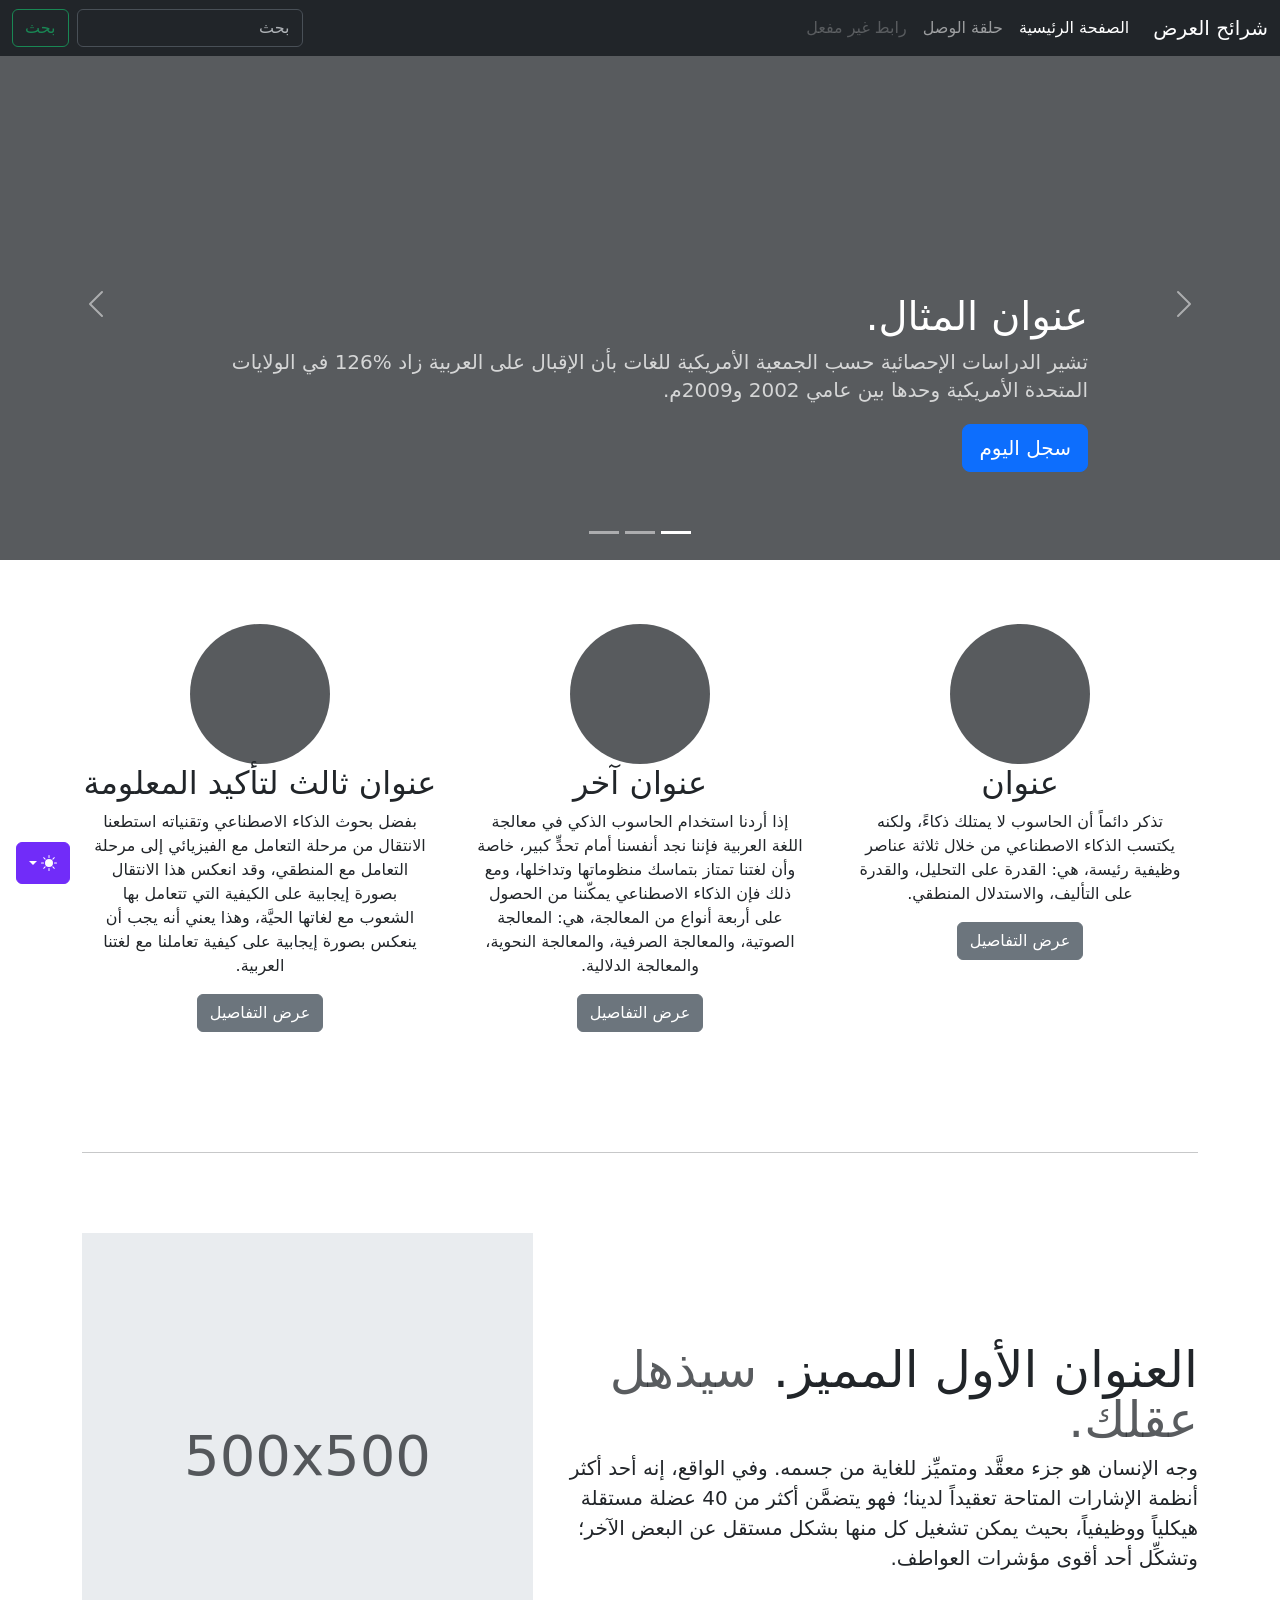
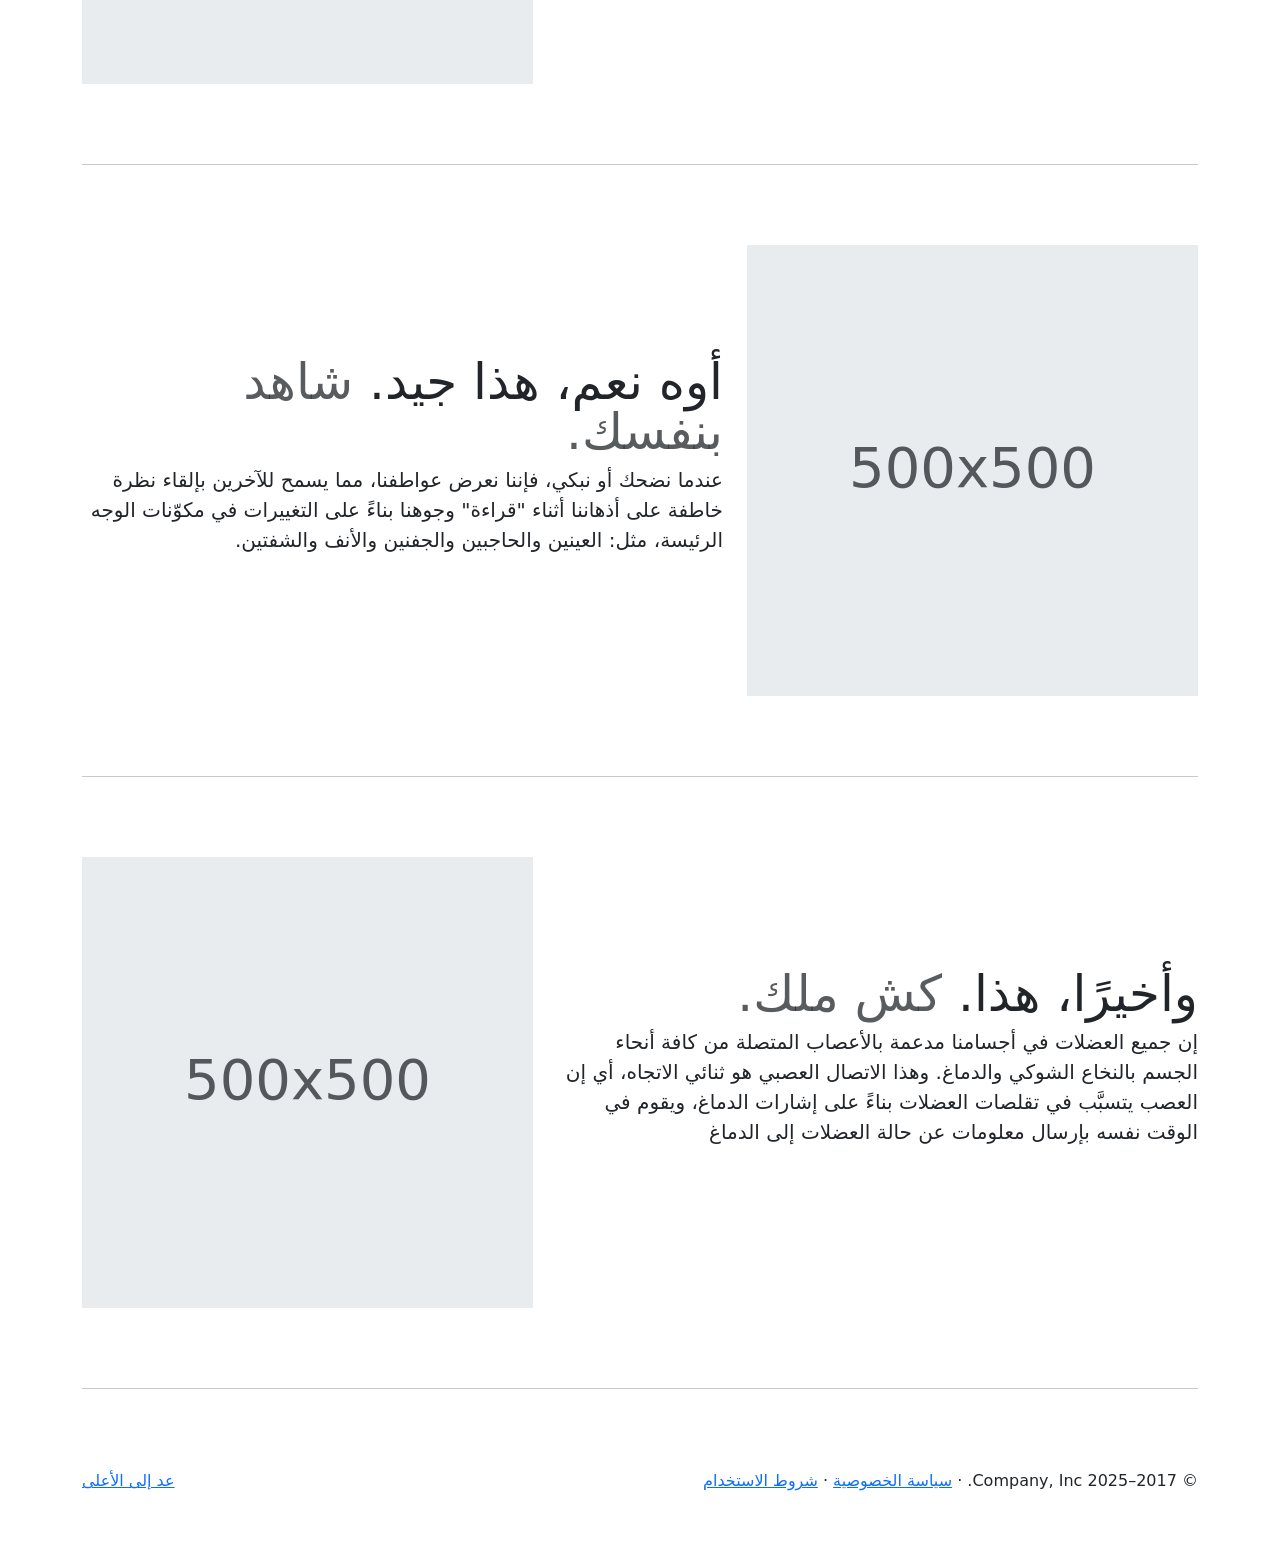
<file: bootstrap/carousel-rtl/index.html>
<!doctype html>
<html lang="ar" dir="rtl" data-bs-theme="auto">
  <head>
    <meta charset="utf-8" />
    <meta name="viewport" content="width=device-width, initial-scale=1" />
    <meta name="description" content="" />
    <meta
      name="author"
      content="Mark Otto, Jacob Thornton, and Bootstrap contributors"
    />
    <meta name="generator" content="Astro v5.13.2" />
    <title>قالب شرائح العرض · Bootstrap v5.3</title>
    <link
      rel="canonical"
      href="https://getbootstrap.com/docs/5.3/examples/carousel-rtl/"
    />
    <script src="../assets/js/color-modes.js"></script>
    <link href="../assets/dist/css/bootstrap.rtl.min.css" rel="stylesheet" />
    <meta name="theme-color" content="#712cf9" />
    <link href="../carousel/carousel.rtl.css" rel="stylesheet" />
    <style>
      .bd-placeholder-img {
        font-size: 1.125rem;
        text-anchor: middle;
        -webkit-user-select: none;
        -moz-user-select: none;
        user-select: none;
      }
      @media (min-width: 768px) {
        .bd-placeholder-img-lg {
          font-size: 3.5rem;
        }
      }
      .b-example-divider {
        width: 100%;
        height: 3rem;
        background-color: #0000001a;
        border: solid rgba(0, 0, 0, 0.15);
        border-width: 1px 0;
        box-shadow:
          inset 0 0.5em 1.5em #0000001a,
          inset 0 0.125em 0.5em #00000026;
      }
      .b-example-vr {
        flex-shrink: 0;
        width: 1.5rem;
        height: 100vh;
      }
      .bi {
        vertical-align: -0.125em;
        fill: currentColor;
      }
      .nav-scroller {
        position: relative;
        z-index: 2;
        height: 2.75rem;
        overflow-y: hidden;
      }
      .nav-scroller .nav {
        display: flex;
        flex-wrap: nowrap;
        padding-bottom: 1rem;
        margin-top: -1px;
        overflow-x: auto;
        text-align: center;
        white-space: nowrap;
        -webkit-overflow-scrolling: touch;
      }
      .btn-bd-primary {
        --bd-violet-bg: #712cf9;
        --bd-violet-rgb: 112.520718, 44.062154, 249.437846;
        --bs-btn-font-weight: 600;
        --bs-btn-color: var(--bs-white);
        --bs-btn-bg: var(--bd-violet-bg);
        --bs-btn-border-color: var(--bd-violet-bg);
        --bs-btn-hover-color: var(--bs-white);
        --bs-btn-hover-bg: #6528e0;
        --bs-btn-hover-border-color: #6528e0;
        --bs-btn-focus-shadow-rgb: var(--bd-violet-rgb);
        --bs-btn-active-color: var(--bs-btn-hover-color);
        --bs-btn-active-bg: #5a23c8;
        --bs-btn-active-border-color: #5a23c8;
      }
      .bd-mode-toggle {
        z-index: 1500;
      }
      .bd-mode-toggle .bi {
        width: 1em;
        height: 1em;
      }
      .bd-mode-toggle .dropdown-menu .active .bi {
        display: block !important;
      }
    </style>
  </head>
  <body>
    <svg xmlns="http://www.w3.org/2000/svg" class="d-none">
      <symbol id="check2" viewBox="0 0 16 16">
        <path
          d="M13.854 3.646a.5.5 0 0 1 0 .708l-7 7a.5.5 0 0 1-.708 0l-3.5-3.5a.5.5 0 1 1 .708-.708L6.5 10.293l6.646-6.647a.5.5 0 0 1 .708 0z"
        ></path>
      </symbol>
      <symbol id="circle-half" viewBox="0 0 16 16">
        <path
          d="M8 15A7 7 0 1 0 8 1v14zm0 1A8 8 0 1 1 8 0a8 8 0 0 1 0 16z"
        ></path>
      </symbol>
      <symbol id="moon-stars-fill" viewBox="0 0 16 16">
        <path
          d="M6 .278a.768.768 0 0 1 .08.858 7.208 7.208 0 0 0-.878 3.46c0 4.021 3.278 7.277 7.318 7.277.527 0 1.04-.055 1.533-.16a.787.787 0 0 1 .81.316.733.733 0 0 1-.031.893A8.349 8.349 0 0 1 8.344 16C3.734 16 0 12.286 0 7.71 0 4.266 2.114 1.312 5.124.06A.752.752 0 0 1 6 .278z"
        ></path>
        <path
          d="M10.794 3.148a.217.217 0 0 1 .412 0l.387 1.162c.173.518.579.924 1.097 1.097l1.162.387a.217.217 0 0 1 0 .412l-1.162.387a1.734 1.734 0 0 0-1.097 1.097l-.387 1.162a.217.217 0 0 1-.412 0l-.387-1.162A1.734 1.734 0 0 0 9.31 6.593l-1.162-.387a.217.217 0 0 1 0-.412l1.162-.387a1.734 1.734 0 0 0 1.097-1.097l.387-1.162zM13.863.099a.145.145 0 0 1 .274 0l.258.774c.115.346.386.617.732.732l.774.258a.145.145 0 0 1 0 .274l-.774.258a1.156 1.156 0 0 0-.732.732l-.258.774a.145.145 0 0 1-.274 0l-.258-.774a1.156 1.156 0 0 0-.732-.732l-.774-.258a.145.145 0 0 1 0-.274l.774-.258c.346-.115.617-.386.732-.732L13.863.1z"
        ></path>
      </symbol>
      <symbol id="sun-fill" viewBox="0 0 16 16">
        <path
          d="M8 12a4 4 0 1 0 0-8 4 4 0 0 0 0 8zM8 0a.5.5 0 0 1 .5.5v2a.5.5 0 0 1-1 0v-2A.5.5 0 0 1 8 0zm0 13a.5.5 0 0 1 .5.5v2a.5.5 0 0 1-1 0v-2A.5.5 0 0 1 8 13zm8-5a.5.5 0 0 1-.5.5h-2a.5.5 0 0 1 0-1h2a.5.5 0 0 1 .5.5zM3 8a.5.5 0 0 1-.5.5h-2a.5.5 0 0 1 0-1h2A.5.5 0 0 1 3 8zm10.657-5.657a.5.5 0 0 1 0 .707l-1.414 1.415a.5.5 0 1 1-.707-.708l1.414-1.414a.5.5 0 0 1 .707 0zm-9.193 9.193a.5.5 0 0 1 0 .707L3.05 13.657a.5.5 0 0 1-.707-.707l1.414-1.414a.5.5 0 0 1 .707 0zm9.193 2.121a.5.5 0 0 1-.707 0l-1.414-1.414a.5.5 0 0 1 .707-.707l1.414 1.414a.5.5 0 0 1 0 .707zM4.464 4.465a.5.5 0 0 1-.707 0L2.343 3.05a.5.5 0 1 1 .707-.707l1.414 1.414a.5.5 0 0 1 0 .708z"
        ></path>
      </symbol>
    </svg>
    <div
      class="dropdown position-fixed bottom-0 end-0 mb-3 me-3 bd-mode-toggle"
    >
      <button
        class="btn btn-bd-primary py-2 dropdown-toggle d-flex align-items-center"
        id="bd-theme"
        type="button"
        aria-expanded="false"
        data-bs-toggle="dropdown"
        aria-label="Toggle theme (auto)"
      >
        <svg class="bi my-1 theme-icon-active" aria-hidden="true">
          <use href="#circle-half"></use>
        </svg>
        <span class="visually-hidden" id="bd-theme-text">Toggle theme</span>
      </button>
      <ul
        class="dropdown-menu dropdown-menu-end shadow"
        aria-labelledby="bd-theme-text"
      >
        <li>
          <button
            type="button"
            class="dropdown-item d-flex align-items-center"
            data-bs-theme-value="light"
            aria-pressed="false"
          >
            <svg class="bi me-2 opacity-50" aria-hidden="true">
              <use href="#sun-fill"></use>
            </svg>
            Light
            <svg class="bi ms-auto d-none" aria-hidden="true">
              <use href="#check2"></use>
            </svg>
          </button>
        </li>
        <li>
          <button
            type="button"
            class="dropdown-item d-flex align-items-center"
            data-bs-theme-value="dark"
            aria-pressed="false"
          >
            <svg class="bi me-2 opacity-50" aria-hidden="true">
              <use href="#moon-stars-fill"></use>
            </svg>
            Dark
            <svg class="bi ms-auto d-none" aria-hidden="true">
              <use href="#check2"></use>
            </svg>
          </button>
        </li>
        <li>
          <button
            type="button"
            class="dropdown-item d-flex align-items-center active"
            data-bs-theme-value="auto"
            aria-pressed="true"
          >
            <svg class="bi me-2 opacity-50" aria-hidden="true">
              <use href="#circle-half"></use>
            </svg>
            Auto
            <svg class="bi ms-auto d-none" aria-hidden="true">
              <use href="#check2"></use>
            </svg>
          </button>
        </li>
      </ul>
    </div>
    <header data-bs-theme="dark">
      <nav class="navbar navbar-expand-md navbar-dark fixed-top bg-dark">
        <div class="container-fluid">
          <a class="navbar-brand" href="#">شرائح العرض</a>
          <button
            class="navbar-toggler"
            type="button"
            data-bs-toggle="collapse"
            data-bs-target="#navbarCollapse"
            aria-controls="navbarCollapse"
            aria-expanded="false"
            aria-label="تبديل التنقل"
          >
            <span class="navbar-toggler-icon"></span>
          </button>
          <div class="collapse navbar-collapse" id="navbarCollapse">
            <ul class="navbar-nav me-auto mb-2 mb-md-0">
              <li class="nav-item">
                <a class="nav-link active" aria-current="page" href="#"
                  >الصفحة الرئيسية</a
                >
              </li>
              <li class="nav-item">
                <a class="nav-link" href="#">حلقة الوصل</a>
              </li>
              <li class="nav-item">
                <a class="nav-link disabled" aria-disabled="true"
                  >رابط غير مفعل</a
                >
              </li>
            </ul>
            <form class="d-flex" role="search">
              <input
                class="form-control me-2"
                type="search"
                placeholder="بحث"
                aria-label="بحث"
              />
              <button class="btn btn-outline-success" type="submit">بحث</button>
            </form>
          </div>
        </div>
      </nav>
    </header>
    <main>
      <div id="myCarousel" class="carousel slide mb-6" data-bs-ride="carousel">
        <div class="carousel-indicators">
          <button
            type="button"
            data-bs-target="#myCarousel"
            data-bs-slide-to="0"
            class="active"
            aria-current="true"
            aria-label="Slide 1"
          ></button>
          <button
            type="button"
            data-bs-target="#myCarousel"
            data-bs-slide-to="1"
            aria-label="Slide 2"
          ></button>
          <button
            type="button"
            data-bs-target="#myCarousel"
            data-bs-slide-to="2"
            aria-label="Slide 3"
          ></button>
        </div>
        <div class="carousel-inner">
          <div class="carousel-item active">
            <svg
              aria-hidden="true"
              class="bd-placeholder-img"
              height="100%"
              preserveAspectRatio="xMidYMid slice"
              width="100%"
              xmlns="http://www.w3.org/2000/svg"
            >
              <rect
                width="100%"
                height="100%"
                fill="var(--bs-secondary-color)"
              ></rect>
            </svg>
            <div class="container">
              <div class="carousel-caption text-start">
                <h1>عنوان المثال.</h1>
                <p class="opacity-75">
                  تشير الدراسات الإحصائية حسب الجمعية الأمريكية للغات بأن
                  الإقبال على العربية زاد %126 في الولايات المتحدة الأمريكية
                  وحدها بين عامي 2002 و2009م.
                </p>
                <p><a class="btn btn-lg btn-primary" href="#">سجل اليوم</a></p>
              </div>
            </div>
          </div>
          <div class="carousel-item">
            <svg
              aria-hidden="true"
              class="bd-placeholder-img"
              height="100%"
              preserveAspectRatio="xMidYMid slice"
              width="100%"
              xmlns="http://www.w3.org/2000/svg"
            >
              <rect
                width="100%"
                height="100%"
                fill="var(--bs-secondary-color)"
              ></rect>
            </svg>
            <div class="container">
              <div class="carousel-caption">
                <h1>عنوان مثال آخر.</h1>
                <p>
                  حسب المجلس الثقافي البريطاني فإن تعليم الإنجليزية داخل
                  بريطانيا يسهم في تعزيز اقتصادها بما يتجاوز ملياري جنيه سنوياً،
                  كما أنه وفر أكثر من 26 ألف وظيفة.
                </p>
                <p><a class="btn btn-lg btn-primary" href="#">أعرف أكثر</a></p>
              </div>
            </div>
          </div>
          <div class="carousel-item">
            <svg
              aria-hidden="true"
              class="bd-placeholder-img"
              height="100%"
              preserveAspectRatio="xMidYMid slice"
              width="100%"
              xmlns="http://www.w3.org/2000/svg"
            >
              <rect
                width="100%"
                height="100%"
                fill="var(--bs-secondary-color)"
              ></rect>
            </svg>
            <div class="container">
              <div class="carousel-caption text-end">
                <h1>واحد أكثر لقياس جيد.</h1>
                <p>
                  الإحصاءات لحجم الاستثمار اللغوي خارج بريطانيا تتفاوت من سنة
                  لأخرى إلا أن المدير التنفيذي للمجلس الثقافي البريطاني إدي
                  بايرز يرى أن استثمار تعليم الإنجليزية في الخارج لا يحسب على
                  المستوى المالي فحسب بل على المستوى السياسي أيضاً.
                </p>
                <p>
                  <a class="btn btn-lg btn-primary" href="#">تصفح المعرض</a>
                </p>
              </div>
            </div>
          </div>
        </div>
        <button
          class="carousel-control-prev"
          type="button"
          data-bs-target="#myCarousel"
          data-bs-slide="prev"
        >
          <span class="carousel-control-prev-icon" aria-hidden="true"></span>
          <span class="visually-hidden">السابق</span>
        </button>
        <button
          class="carousel-control-next"
          type="button"
          data-bs-target="#myCarousel"
          data-bs-slide="next"
        >
          <span class="carousel-control-next-icon" aria-hidden="true"></span>
          <span class="visually-hidden">التالي</span>
        </button>
      </div>
      <!-- Marketing messaging and featurettes
  ================================================== -->
      <!-- Wrap the rest of the page in another container to center all the content. -->
      <div class="container marketing">
        <!-- Three columns of text below the carousel -->
        <div class="row">
          <div class="col-lg-4">
            <svg
              aria-label="Placeholder"
              class="bd-placeholder-img rounded-circle"
              height="140"
              preserveAspectRatio="xMidYMid slice"
              role="img"
              width="140"
              xmlns="http://www.w3.org/2000/svg"
            >
              <title>Placeholder</title>
              <rect
                width="100%"
                height="100%"
                fill="var(--bs-secondary-color)"
              ></rect>
            </svg>
            <h2 class="fw-normal">عنوان</h2>
            <p>
              تذكر دائماً أن الحاسوب لا يمتلك ذكاءً، ولكنه يكتسب الذكاء
              الاصطناعي من خلال ثلاثة عناصر وظيفية رئيسة، هي: القدرة على
              التحليل، والقدرة على التأليف، والاستدلال المنطقي.
            </p>
            <p><a class="btn btn-secondary" href="#">عرض التفاصيل</a></p>
          </div>
          <!-- /.col-lg-4 -->
          <div class="col-lg-4">
            <svg
              aria-label="Placeholder"
              class="bd-placeholder-img rounded-circle"
              height="140"
              preserveAspectRatio="xMidYMid slice"
              role="img"
              width="140"
              xmlns="http://www.w3.org/2000/svg"
            >
              <title>Placeholder</title>
              <rect
                width="100%"
                height="100%"
                fill="var(--bs-secondary-color)"
              ></rect>
            </svg>
            <h2 class="fw-normal">عنوان آخر</h2>
            <p>
              إذا أردنا استخدام الحاسوب الذكي في معالجة اللغة العربية فإننا نجد
              أنفسنا أمام تحدٍّ كبير، خاصة وأن لغتنا تمتاز بتماسك منظوماتها
              وتداخلها، ومع ذلك فإن الذكاء الاصطناعي يمكّننا من الحصول على أربعة
              أنواع من المعالجة، هي: المعالجة الصوتية، والمعالجة الصرفية،
              والمعالجة النحوية، والمعالجة الدلالية.
            </p>
            <p><a class="btn btn-secondary" href="#">عرض التفاصيل</a></p>
          </div>
          <!-- /.col-lg-4 -->
          <div class="col-lg-4">
            <svg
              aria-label="Placeholder"
              class="bd-placeholder-img rounded-circle"
              height="140"
              preserveAspectRatio="xMidYMid slice"
              role="img"
              width="140"
              xmlns="http://www.w3.org/2000/svg"
            >
              <title>Placeholder</title>
              <rect
                width="100%"
                height="100%"
                fill="var(--bs-secondary-color)"
              ></rect>
            </svg>
            <h2 class="fw-normal">عنوان ثالث لتأكيد المعلومة</h2>
            <p>
              بفضل بحوث الذكاء الاصطناعي وتقنياته استطعنا الانتقال من مرحلة
              التعامل مع الفيزيائي إلى مرحلة التعامل مع المنطقي، وقد انعكس هذا
              الانتقال بصورة إيجابية على الكيفية التي تتعامل بها الشعوب مع
              لغاتها الحيَّة، وهذا يعني أنه يجب أن ينعكس بصورة إيجابية على كيفية
              تعاملنا مع لغتنا العربية.
            </p>
            <p><a class="btn btn-secondary" href="#">عرض التفاصيل</a></p>
          </div>
          <!-- /.col-lg-4 -->
        </div>
        <!-- /.row -->
        <!-- START THE FEATURETTES -->
        <hr class="featurette-divider" />
        <div class="row featurette">
          <div class="col-md-7">
            <h2 class="featurette-heading fw-normal lh-1">
              العنوان الأول المميز.
              <span class="text-body-secondary"> سيذهل عقلك. </span>
            </h2>
            <p class="lead">
              وجه الإنسان هو جزء معقَّد ومتميِّز للغاية من جسمه. وفي الواقع، إنه
              أحد أكثر أنظمة الإشارات المتاحة تعقيداً لدينا؛ فهو يتضمَّن أكثر من
              40 عضلة مستقلة هيكلياً ووظيفياً، بحيث يمكن تشغيل كل منها بشكل
              مستقل عن البعض الآخر؛ وتشكِّل أحد أقوى مؤشرات العواطف.
            </p>
          </div>
          <div class="col-md-5">
            <svg
              aria-label="Placeholder: 500x500"
              class="bd-placeholder-img bd-placeholder-img-lg featurette-image img-fluid mx-auto"
              height="500"
              preserveAspectRatio="xMidYMid slice"
              role="img"
              width="500"
              xmlns="http://www.w3.org/2000/svg"
            >
              <title>Placeholder</title>
              <rect
                width="100%"
                height="100%"
                fill="var(--bs-secondary-bg)"
              ></rect>
              <text x="50%" y="50%" fill="var(--bs-secondary-color)" dy=".3em">
                500x500
              </text>
            </svg>
          </div>
        </div>
        <hr class="featurette-divider" />
        <div class="row featurette">
          <div class="col-md-7 order-md-2">
            <h2 class="featurette-heading fw-normal lh-1">
              أوه نعم، هذا جيد.
              <span class="text-body-secondary"> شاهد بنفسك. </span>
            </h2>
            <p class="lead">
              عندما نضحك أو نبكي، فإننا نعرض عواطفنا، مما يسمح للآخرين بإلقاء
              نظرة خاطفة على أذهاننا أثناء "قراءة" وجوهنا بناءً على التغييرات في
              مكوّنات الوجه الرئيسة، مثل: العينين والحاجبين والجفنين والأنف
              والشفتين.
            </p>
          </div>
          <div class="col-md-5 order-md-1">
            <svg
              aria-label="Placeholder: 500x500"
              class="bd-placeholder-img bd-placeholder-img-lg featurette-image img-fluid mx-auto"
              height="500"
              preserveAspectRatio="xMidYMid slice"
              role="img"
              width="500"
              xmlns="http://www.w3.org/2000/svg"
            >
              <title>Placeholder</title>
              <rect
                width="100%"
                height="100%"
                fill="var(--bs-secondary-bg)"
              ></rect>
              <text x="50%" y="50%" fill="var(--bs-secondary-color)" dy=".3em">
                500x500
              </text>
            </svg>
          </div>
        </div>
        <hr class="featurette-divider" />
        <div class="row featurette">
          <div class="col-md-7">
            <h2 class="featurette-heading fw-normal lh-1">
              وأخيرًا، هذا. <span class="text-body-secondary"> كش ملك. </span>
            </h2>
            <p class="lead">
              إن جميع العضلات في أجسامنا مدعمة بالأعصاب المتصلة من كافة أنحاء
              الجسم بالنخاع الشوكي والدماغ. وهذا الاتصال العصبي هو ثنائي
              الاتجاه، أي إن العصب يتسبَّب في تقلصات العضلات بناءً على إشارات
              الدماغ، ويقوم في الوقت نفسه بإرسال معلومات عن حالة العضلات إلى
              الدماغ
            </p>
          </div>
          <div class="col-md-5">
            <svg
              aria-label="Placeholder: 500x500"
              class="bd-placeholder-img bd-placeholder-img-lg featurette-image img-fluid mx-auto"
              height="500"
              preserveAspectRatio="xMidYMid slice"
              role="img"
              width="500"
              xmlns="http://www.w3.org/2000/svg"
            >
              <title>Placeholder</title>
              <rect
                width="100%"
                height="100%"
                fill="var(--bs-secondary-bg)"
              ></rect>
              <text x="50%" y="50%" fill="var(--bs-secondary-color)" dy=".3em">
                500x500
              </text>
            </svg>
          </div>
        </div>
        <hr class="featurette-divider" />
        <!-- /END THE FEATURETTES -->
      </div>
      <!-- /.container -->
      <!-- FOOTER -->
      <footer class="container">
        <p class="float-end"><a href="#">عد إلى الأعلى</a></p>
        <p>
          &copy; 2017–2025 Company, Inc. &middot;
          <a href="#">سياسة الخصوصية</a> &middot; <a href="#">شروط الاستخدام</a>
        </p>
      </footer>
    </main>
    <script
      src="../assets/dist/js/bootstrap.bundle.min.js"
      class="astro-vvvwv3sm"
    ></script>
  </body>
</html>
</file>
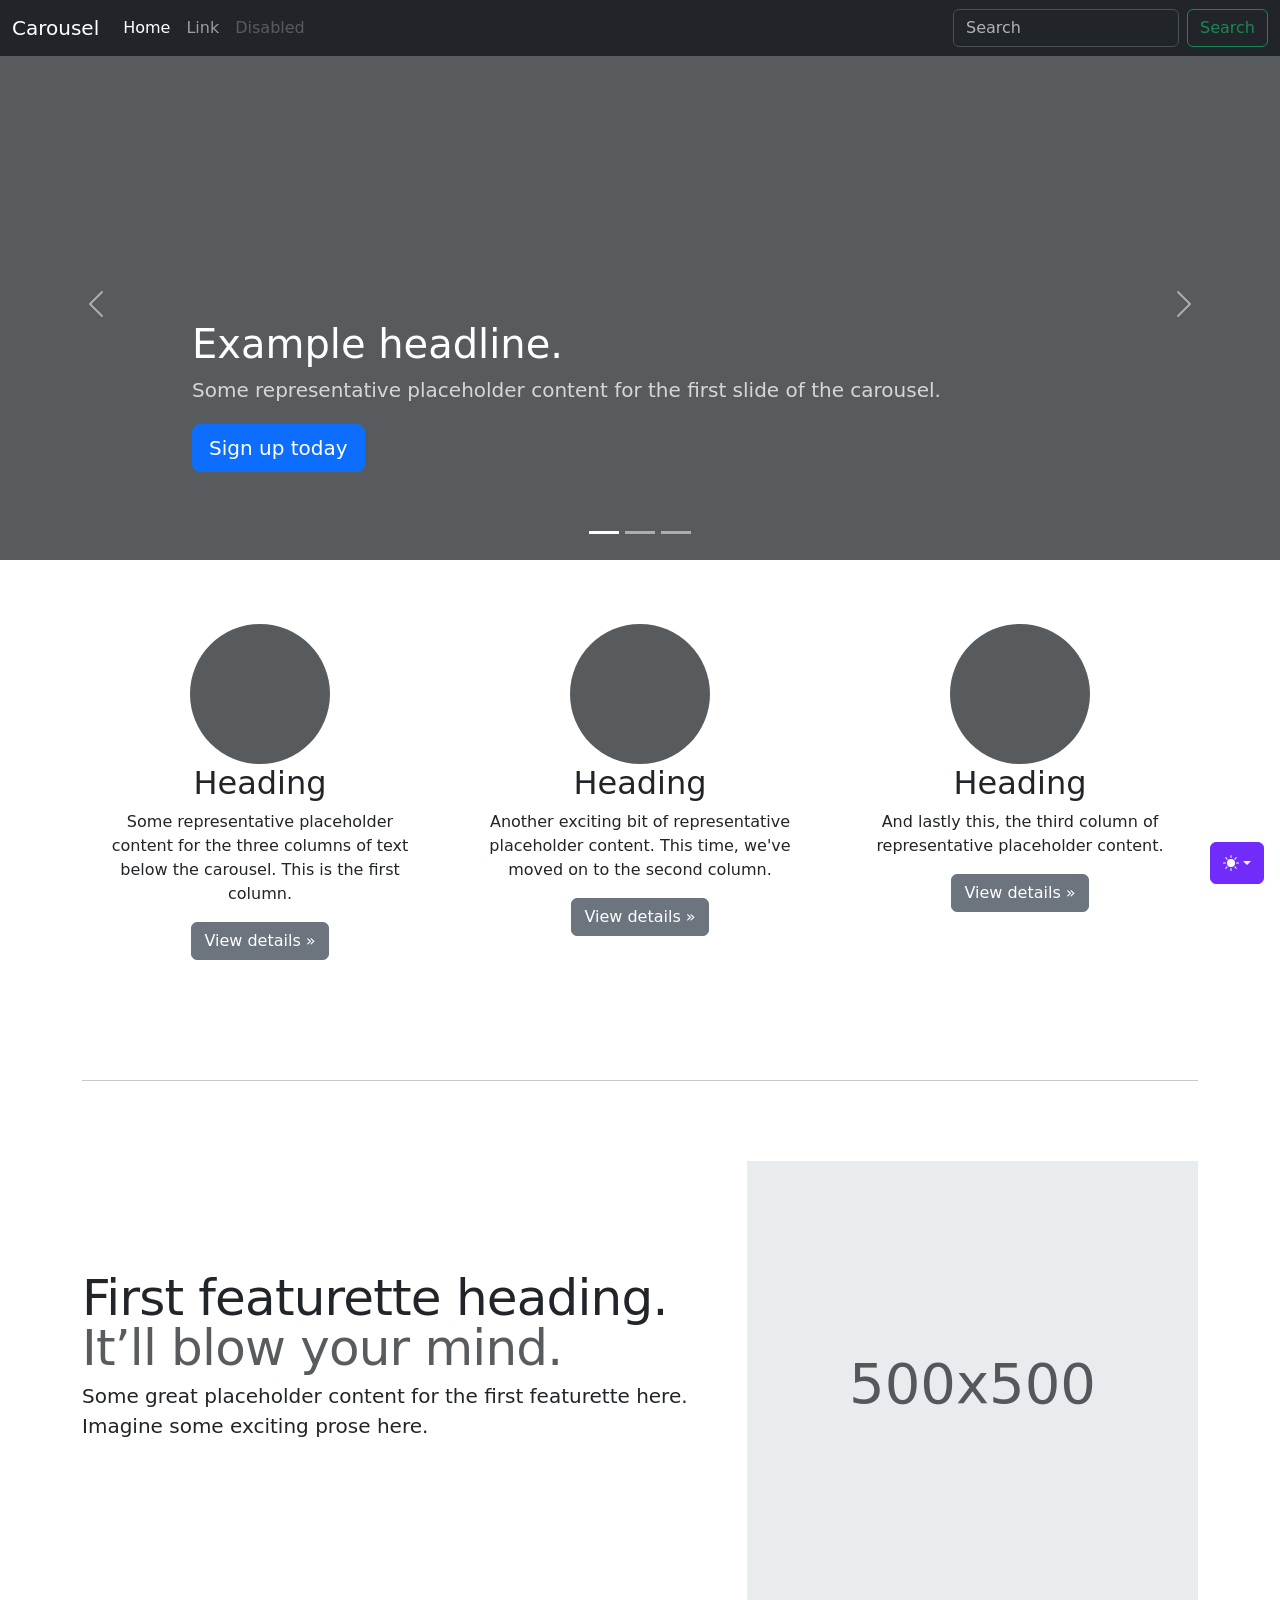
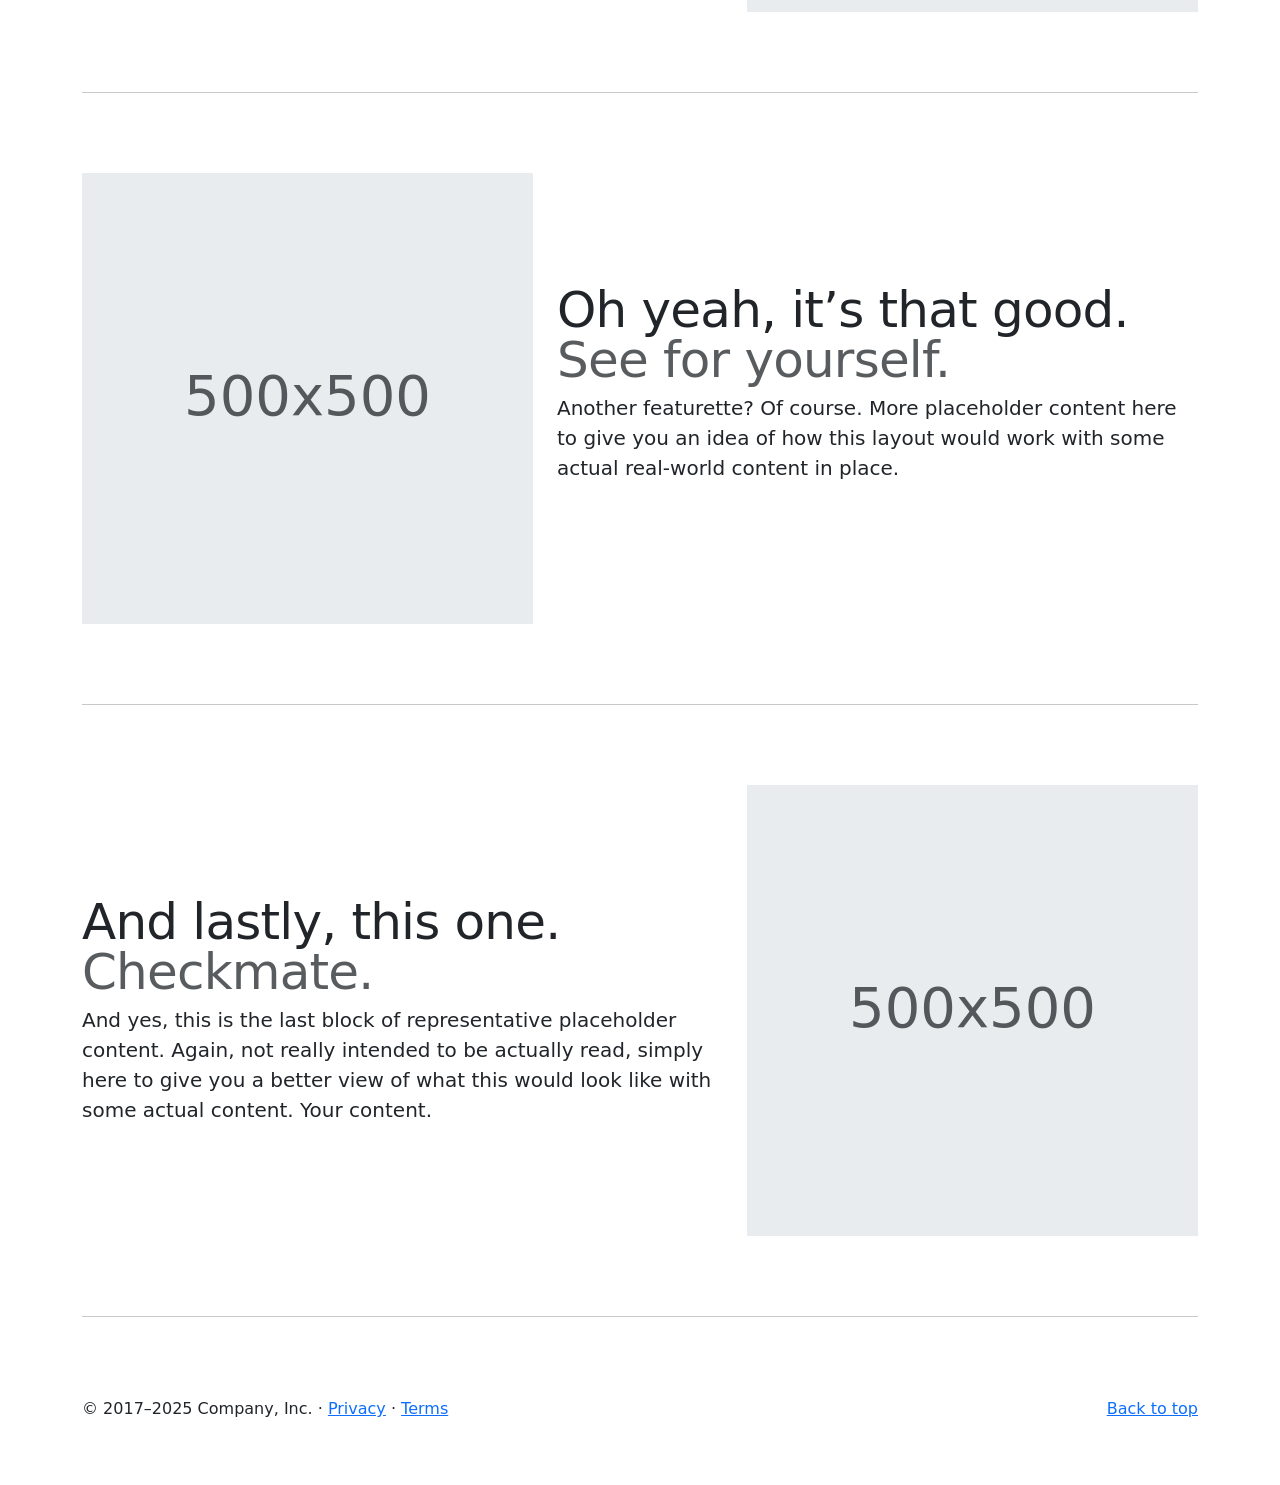
<file: bootstrap/carousel/index.html>
<!doctype html>
<html lang="en" data-bs-theme="auto">
  <head>
    <meta charset="utf-8" />
    <meta name="viewport" content="width=device-width, initial-scale=1" />
    <meta name="description" content="" />
    <meta
      name="author"
      content="Mark Otto, Jacob Thornton, and Bootstrap contributors"
    />
    <meta name="generator" content="Astro v5.13.2" />
    <title>Carousel Template · Bootstrap v5.3</title>
    <link
      rel="canonical"
      href="https://getbootstrap.com/docs/5.3/examples/carousel/"
    />
    <script src="../assets/js/color-modes.js"></script>
    <link href="../assets/dist/css/bootstrap.min.css" rel="stylesheet" />
    <meta name="theme-color" content="#712cf9" />
    <link href="carousel.css" rel="stylesheet" />
    <style>
      .bd-placeholder-img {
        font-size: 1.125rem;
        text-anchor: middle;
        -webkit-user-select: none;
        -moz-user-select: none;
        user-select: none;
      }
      @media (min-width: 768px) {
        .bd-placeholder-img-lg {
          font-size: 3.5rem;
        }
      }
      .b-example-divider {
        width: 100%;
        height: 3rem;
        background-color: #0000001a;
        border: solid rgba(0, 0, 0, 0.15);
        border-width: 1px 0;
        box-shadow:
          inset 0 0.5em 1.5em #0000001a,
          inset 0 0.125em 0.5em #00000026;
      }
      .b-example-vr {
        flex-shrink: 0;
        width: 1.5rem;
        height: 100vh;
      }
      .bi {
        vertical-align: -0.125em;
        fill: currentColor;
      }
      .nav-scroller {
        position: relative;
        z-index: 2;
        height: 2.75rem;
        overflow-y: hidden;
      }
      .nav-scroller .nav {
        display: flex;
        flex-wrap: nowrap;
        padding-bottom: 1rem;
        margin-top: -1px;
        overflow-x: auto;
        text-align: center;
        white-space: nowrap;
        -webkit-overflow-scrolling: touch;
      }
      .btn-bd-primary {
        --bd-violet-bg: #712cf9;
        --bd-violet-rgb: 112.520718, 44.062154, 249.437846;
        --bs-btn-font-weight: 600;
        --bs-btn-color: var(--bs-white);
        --bs-btn-bg: var(--bd-violet-bg);
        --bs-btn-border-color: var(--bd-violet-bg);
        --bs-btn-hover-color: var(--bs-white);
        --bs-btn-hover-bg: #6528e0;
        --bs-btn-hover-border-color: #6528e0;
        --bs-btn-focus-shadow-rgb: var(--bd-violet-rgb);
        --bs-btn-active-color: var(--bs-btn-hover-color);
        --bs-btn-active-bg: #5a23c8;
        --bs-btn-active-border-color: #5a23c8;
      }
      .bd-mode-toggle {
        z-index: 1500;
      }
      .bd-mode-toggle .bi {
        width: 1em;
        height: 1em;
      }
      .bd-mode-toggle .dropdown-menu .active .bi {
        display: block !important;
      }
    </style>
  </head>
  <body>
    <svg xmlns="http://www.w3.org/2000/svg" class="d-none">
      <symbol id="check2" viewBox="0 0 16 16">
        <path
          d="M13.854 3.646a.5.5 0 0 1 0 .708l-7 7a.5.5 0 0 1-.708 0l-3.5-3.5a.5.5 0 1 1 .708-.708L6.5 10.293l6.646-6.647a.5.5 0 0 1 .708 0z"
        ></path>
      </symbol>
      <symbol id="circle-half" viewBox="0 0 16 16">
        <path
          d="M8 15A7 7 0 1 0 8 1v14zm0 1A8 8 0 1 1 8 0a8 8 0 0 1 0 16z"
        ></path>
      </symbol>
      <symbol id="moon-stars-fill" viewBox="0 0 16 16">
        <path
          d="M6 .278a.768.768 0 0 1 .08.858 7.208 7.208 0 0 0-.878 3.46c0 4.021 3.278 7.277 7.318 7.277.527 0 1.04-.055 1.533-.16a.787.787 0 0 1 .81.316.733.733 0 0 1-.031.893A8.349 8.349 0 0 1 8.344 16C3.734 16 0 12.286 0 7.71 0 4.266 2.114 1.312 5.124.06A.752.752 0 0 1 6 .278z"
        ></path>
        <path
          d="M10.794 3.148a.217.217 0 0 1 .412 0l.387 1.162c.173.518.579.924 1.097 1.097l1.162.387a.217.217 0 0 1 0 .412l-1.162.387a1.734 1.734 0 0 0-1.097 1.097l-.387 1.162a.217.217 0 0 1-.412 0l-.387-1.162A1.734 1.734 0 0 0 9.31 6.593l-1.162-.387a.217.217 0 0 1 0-.412l1.162-.387a1.734 1.734 0 0 0 1.097-1.097l.387-1.162zM13.863.099a.145.145 0 0 1 .274 0l.258.774c.115.346.386.617.732.732l.774.258a.145.145 0 0 1 0 .274l-.774.258a1.156 1.156 0 0 0-.732.732l-.258.774a.145.145 0 0 1-.274 0l-.258-.774a1.156 1.156 0 0 0-.732-.732l-.774-.258a.145.145 0 0 1 0-.274l.774-.258c.346-.115.617-.386.732-.732L13.863.1z"
        ></path>
      </symbol>
      <symbol id="sun-fill" viewBox="0 0 16 16">
        <path
          d="M8 12a4 4 0 1 0 0-8 4 4 0 0 0 0 8zM8 0a.5.5 0 0 1 .5.5v2a.5.5 0 0 1-1 0v-2A.5.5 0 0 1 8 0zm0 13a.5.5 0 0 1 .5.5v2a.5.5 0 0 1-1 0v-2A.5.5 0 0 1 8 13zm8-5a.5.5 0 0 1-.5.5h-2a.5.5 0 0 1 0-1h2a.5.5 0 0 1 .5.5zM3 8a.5.5 0 0 1-.5.5h-2a.5.5 0 0 1 0-1h2A.5.5 0 0 1 3 8zm10.657-5.657a.5.5 0 0 1 0 .707l-1.414 1.415a.5.5 0 1 1-.707-.708l1.414-1.414a.5.5 0 0 1 .707 0zm-9.193 9.193a.5.5 0 0 1 0 .707L3.05 13.657a.5.5 0 0 1-.707-.707l1.414-1.414a.5.5 0 0 1 .707 0zm9.193 2.121a.5.5 0 0 1-.707 0l-1.414-1.414a.5.5 0 0 1 .707-.707l1.414 1.414a.5.5 0 0 1 0 .707zM4.464 4.465a.5.5 0 0 1-.707 0L2.343 3.05a.5.5 0 1 1 .707-.707l1.414 1.414a.5.5 0 0 1 0 .708z"
        ></path>
      </symbol>
    </svg>
    <div
      class="dropdown position-fixed bottom-0 end-0 mb-3 me-3 bd-mode-toggle"
    >
      <button
        class="btn btn-bd-primary py-2 dropdown-toggle d-flex align-items-center"
        id="bd-theme"
        type="button"
        aria-expanded="false"
        data-bs-toggle="dropdown"
        aria-label="Toggle theme (auto)"
      >
        <svg class="bi my-1 theme-icon-active" aria-hidden="true">
          <use href="#circle-half"></use>
        </svg>
        <span class="visually-hidden" id="bd-theme-text">Toggle theme</span>
      </button>
      <ul
        class="dropdown-menu dropdown-menu-end shadow"
        aria-labelledby="bd-theme-text"
      >
        <li>
          <button
            type="button"
            class="dropdown-item d-flex align-items-center"
            data-bs-theme-value="light"
            aria-pressed="false"
          >
            <svg class="bi me-2 opacity-50" aria-hidden="true">
              <use href="#sun-fill"></use>
            </svg>
            Light
            <svg class="bi ms-auto d-none" aria-hidden="true">
              <use href="#check2"></use>
            </svg>
          </button>
        </li>
        <li>
          <button
            type="button"
            class="dropdown-item d-flex align-items-center"
            data-bs-theme-value="dark"
            aria-pressed="false"
          >
            <svg class="bi me-2 opacity-50" aria-hidden="true">
              <use href="#moon-stars-fill"></use>
            </svg>
            Dark
            <svg class="bi ms-auto d-none" aria-hidden="true">
              <use href="#check2"></use>
            </svg>
          </button>
        </li>
        <li>
          <button
            type="button"
            class="dropdown-item d-flex align-items-center active"
            data-bs-theme-value="auto"
            aria-pressed="true"
          >
            <svg class="bi me-2 opacity-50" aria-hidden="true">
              <use href="#circle-half"></use>
            </svg>
            Auto
            <svg class="bi ms-auto d-none" aria-hidden="true">
              <use href="#check2"></use>
            </svg>
          </button>
        </li>
      </ul>
    </div>
    <header data-bs-theme="dark">
      <nav class="navbar navbar-expand-md navbar-dark fixed-top bg-dark">
        <div class="container-fluid">
          <a class="navbar-brand" href="#">Carousel</a>
          <button
            class="navbar-toggler"
            type="button"
            data-bs-toggle="collapse"
            data-bs-target="#navbarCollapse"
            aria-controls="navbarCollapse"
            aria-expanded="false"
            aria-label="Toggle navigation"
          >
            <span class="navbar-toggler-icon"></span>
          </button>
          <div class="collapse navbar-collapse" id="navbarCollapse">
            <ul class="navbar-nav me-auto mb-2 mb-md-0">
              <li class="nav-item">
                <a class="nav-link active" aria-current="page" href="#">Home</a>
              </li>
              <li class="nav-item"><a class="nav-link" href="#">Link</a></li>
              <li class="nav-item">
                <a class="nav-link disabled" aria-disabled="true">Disabled</a>
              </li>
            </ul>
            <form class="d-flex" role="search">
              <input
                class="form-control me-2"
                type="search"
                placeholder="Search"
                aria-label="Search"
              />
              <button class="btn btn-outline-success" type="submit">
                Search
              </button>
            </form>
          </div>
        </div>
      </nav>
    </header>
    <main>
      <div id="myCarousel" class="carousel slide mb-6" data-bs-ride="carousel">
        <div class="carousel-indicators">
          <button
            type="button"
            data-bs-target="#myCarousel"
            data-bs-slide-to="0"
            class="active"
            aria-current="true"
            aria-label="Slide 1"
          ></button>
          <button
            type="button"
            data-bs-target="#myCarousel"
            data-bs-slide-to="1"
            aria-label="Slide 2"
          ></button>
          <button
            type="button"
            data-bs-target="#myCarousel"
            data-bs-slide-to="2"
            aria-label="Slide 3"
          ></button>
        </div>
        <div class="carousel-inner">
          <div class="carousel-item active">
            <svg
              aria-hidden="true"
              class="bd-placeholder-img"
              height="100%"
              preserveAspectRatio="xMidYMid slice"
              width="100%"
              xmlns="http://www.w3.org/2000/svg"
            >
              <rect
                width="100%"
                height="100%"
                fill="var(--bs-secondary-color)"
              ></rect>
            </svg>
            <div class="container">
              <div class="carousel-caption text-start">
                <h1>Example headline.</h1>
                <p class="opacity-75">
                  Some representative placeholder content for the first slide of
                  the carousel.
                </p>
                <p>
                  <a class="btn btn-lg btn-primary" href="#">Sign up today</a>
                </p>
              </div>
            </div>
          </div>
          <div class="carousel-item">
            <svg
              aria-hidden="true"
              class="bd-placeholder-img"
              height="100%"
              preserveAspectRatio="xMidYMid slice"
              width="100%"
              xmlns="http://www.w3.org/2000/svg"
            >
              <rect
                width="100%"
                height="100%"
                fill="var(--bs-secondary-color)"
              ></rect>
            </svg>
            <div class="container">
              <div class="carousel-caption">
                <h1>Another example headline.</h1>
                <p>
                  Some representative placeholder content for the second slide
                  of the carousel.
                </p>
                <p><a class="btn btn-lg btn-primary" href="#">Learn more</a></p>
              </div>
            </div>
          </div>
          <div class="carousel-item">
            <svg
              aria-hidden="true"
              class="bd-placeholder-img"
              height="100%"
              preserveAspectRatio="xMidYMid slice"
              width="100%"
              xmlns="http://www.w3.org/2000/svg"
            >
              <rect
                width="100%"
                height="100%"
                fill="var(--bs-secondary-color)"
              ></rect>
            </svg>
            <div class="container">
              <div class="carousel-caption text-end">
                <h1>One more for good measure.</h1>
                <p>
                  Some representative placeholder content for the third slide of
                  this carousel.
                </p>
                <p>
                  <a class="btn btn-lg btn-primary" href="#">Browse gallery</a>
                </p>
              </div>
            </div>
          </div>
        </div>
        <button
          class="carousel-control-prev"
          type="button"
          data-bs-target="#myCarousel"
          data-bs-slide="prev"
        >
          <span class="carousel-control-prev-icon" aria-hidden="true"></span>
          <span class="visually-hidden">Previous</span>
        </button>
        <button
          class="carousel-control-next"
          type="button"
          data-bs-target="#myCarousel"
          data-bs-slide="next"
        >
          <span class="carousel-control-next-icon" aria-hidden="true"></span>
          <span class="visually-hidden">Next</span>
        </button>
      </div>
      <!-- Marketing messaging and featurettes
  ================================================== -->
      <!-- Wrap the rest of the page in another container to center all the content. -->
      <div class="container marketing">
        <!-- Three columns of text below the carousel -->
        <div class="row">
          <div class="col-lg-4">
            <svg
              aria-label="Placeholder"
              class="bd-placeholder-img rounded-circle"
              height="140"
              preserveAspectRatio="xMidYMid slice"
              role="img"
              width="140"
              xmlns="http://www.w3.org/2000/svg"
            >
              <title>Placeholder</title>
              <rect
                width="100%"
                height="100%"
                fill="var(--bs-secondary-color)"
              ></rect>
            </svg>
            <h2 class="fw-normal">Heading</h2>
            <p>
              Some representative placeholder content for the three columns of
              text below the carousel. This is the first column.
            </p>
            <p>
              <a class="btn btn-secondary" href="#">View details &raquo;</a>
            </p>
          </div>
          <!-- /.col-lg-4 -->
          <div class="col-lg-4">
            <svg
              aria-label="Placeholder"
              class="bd-placeholder-img rounded-circle"
              height="140"
              preserveAspectRatio="xMidYMid slice"
              role="img"
              width="140"
              xmlns="http://www.w3.org/2000/svg"
            >
              <title>Placeholder</title>
              <rect
                width="100%"
                height="100%"
                fill="var(--bs-secondary-color)"
              ></rect>
            </svg>
            <h2 class="fw-normal">Heading</h2>
            <p>
              Another exciting bit of representative placeholder content. This
              time, we've moved on to the second column.
            </p>
            <p>
              <a class="btn btn-secondary" href="#">View details &raquo;</a>
            </p>
          </div>
          <!-- /.col-lg-4 -->
          <div class="col-lg-4">
            <svg
              aria-label="Placeholder"
              class="bd-placeholder-img rounded-circle"
              height="140"
              preserveAspectRatio="xMidYMid slice"
              role="img"
              width="140"
              xmlns="http://www.w3.org/2000/svg"
            >
              <title>Placeholder</title>
              <rect
                width="100%"
                height="100%"
                fill="var(--bs-secondary-color)"
              ></rect>
            </svg>
            <h2 class="fw-normal">Heading</h2>
            <p>
              And lastly this, the third column of representative placeholder
              content.
            </p>
            <p>
              <a class="btn btn-secondary" href="#">View details &raquo;</a>
            </p>
          </div>
          <!-- /.col-lg-4 -->
        </div>
        <!-- /.row -->
        <!-- START THE FEATURETTES -->
        <hr class="featurette-divider" />
        <div class="row featurette">
          <div class="col-md-7">
            <h2 class="featurette-heading fw-normal lh-1">
              First featurette heading.
              <span class="text-body-secondary">It’ll blow your mind.</span>
            </h2>
            <p class="lead">
              Some great placeholder content for the first featurette here.
              Imagine some exciting prose here.
            </p>
          </div>
          <div class="col-md-5">
            <svg
              aria-label="Placeholder: 500x500"
              class="bd-placeholder-img bd-placeholder-img-lg featurette-image img-fluid mx-auto"
              height="500"
              preserveAspectRatio="xMidYMid slice"
              role="img"
              width="500"
              xmlns="http://www.w3.org/2000/svg"
            >
              <title>Placeholder</title>
              <rect
                width="100%"
                height="100%"
                fill="var(--bs-secondary-bg)"
              ></rect>
              <text x="50%" y="50%" fill="var(--bs-secondary-color)" dy=".3em">
                500x500
              </text>
            </svg>
          </div>
        </div>
        <hr class="featurette-divider" />
        <div class="row featurette">
          <div class="col-md-7 order-md-2">
            <h2 class="featurette-heading fw-normal lh-1">
              Oh yeah, it’s that good.
              <span class="text-body-secondary">See for yourself.</span>
            </h2>
            <p class="lead">
              Another featurette? Of course. More placeholder content here to
              give you an idea of how this layout would work with some actual
              real-world content in place.
            </p>
          </div>
          <div class="col-md-5 order-md-1">
            <svg
              aria-label="Placeholder: 500x500"
              class="bd-placeholder-img bd-placeholder-img-lg featurette-image img-fluid mx-auto"
              height="500"
              preserveAspectRatio="xMidYMid slice"
              role="img"
              width="500"
              xmlns="http://www.w3.org/2000/svg"
            >
              <title>Placeholder</title>
              <rect
                width="100%"
                height="100%"
                fill="var(--bs-secondary-bg)"
              ></rect>
              <text x="50%" y="50%" fill="var(--bs-secondary-color)" dy=".3em">
                500x500
              </text>
            </svg>
          </div>
        </div>
        <hr class="featurette-divider" />
        <div class="row featurette">
          <div class="col-md-7">
            <h2 class="featurette-heading fw-normal lh-1">
              And lastly, this one.
              <span class="text-body-secondary">Checkmate.</span>
            </h2>
            <p class="lead">
              And yes, this is the last block of representative placeholder
              content. Again, not really intended to be actually read, simply
              here to give you a better view of what this would look like with
              some actual content. Your content.
            </p>
          </div>
          <div class="col-md-5">
            <svg
              aria-label="Placeholder: 500x500"
              class="bd-placeholder-img bd-placeholder-img-lg featurette-image img-fluid mx-auto"
              height="500"
              preserveAspectRatio="xMidYMid slice"
              role="img"
              width="500"
              xmlns="http://www.w3.org/2000/svg"
            >
              <title>Placeholder</title>
              <rect
                width="100%"
                height="100%"
                fill="var(--bs-secondary-bg)"
              ></rect>
              <text x="50%" y="50%" fill="var(--bs-secondary-color)" dy=".3em">
                500x500
              </text>
            </svg>
          </div>
        </div>
        <hr class="featurette-divider" />
        <!-- /END THE FEATURETTES -->
      </div>
      <!-- /.container -->
      <!-- FOOTER -->
      <footer class="container">
        <p class="float-end"><a href="#">Back to top</a></p>
        <p>
          &copy; 2017–2025 Company, Inc. &middot;
          <a href="#">Privacy</a> &middot; <a href="#">Terms</a>
        </p>
      </footer>
    </main>
    <script
      src="../assets/dist/js/bootstrap.bundle.min.js"
      class="astro-vvvwv3sm"
    ></script>
  </body>
</html>
</file>
<file: styles.css>
/* Reset básico */
* {
  margin: 0;
  padding: 0;
  box-sizing: border-box;
}

/* Fundo */
body {
  font-family: 'Poppins', sans-serif;

  background-image:
  linear-gradient(
    rgba(255,192,203,0.15),
    rgba(255,182,193,0.15)
  ),
  url("imagem de lugares de todo o mundo.png");

  background-size: cover;
  background-position: center;
  background-repeat: no-repeat;
  background-attachment: fixed;

  min-height: 100vh;

  display: flex;
  justify-content: center;
  align-items: center;

  color: white;
}

/* Brilho do sol */
body::after {
  content: "";

  position: fixed;
  inset: 0;

  background:
  radial-gradient(
    circle at top right,
    rgba(255,255,255,0.45),
    transparent 40%
  );

  pointer-events: none;
}

/* Container */
.container {
  width: 380px;

  padding: 35px 28px;

  border-radius: 30px;

  /* TOTALMENTE TRANSPARENTE */
  background: transparent;

  backdrop-filter: none;

  border: none;

  box-shadow: none;

  text-align: center;

  /* CENTRALIZA */
  display: flex;
  flex-direction: column;
  align-items: center;
}

/* Foto */
.avatar {
  width: 120px;
  height: 120px;

  object-fit: cover;

  border-radius: 50%;

  border: 4px solid white;

  margin-bottom: 20px;

  box-shadow: 0 5px 15px rgba(0,0,0,0.2);

  /* FOTO CENTRALIZADA */
  display: block;
  margin-left: auto;
  margin-right: auto;
}

/* Nome */
.title {
  font-size: 40px;
  font-weight: 700;

  margin-bottom: 8px;

  color: #30a1b0;

  text-shadow: 1px 1px 10px rgba(255,255,255,0.5);

  text-align: center;
}

/* Texto */
.subtitle {
  font-size: 16px;

  color: white;

  margin-bottom: 28px;

  text-align: center;
}

/* Área dos links */
.links {
  display: flex;
  flex-direction: column;

  gap: 18px;

  margin-bottom: 25px;

  width: 100%;
}

/* Botões */
.btn {
  text-decoration: none;

  padding: 18px 22px;

  border-radius: 20px;

  color: white;

  font-weight: 600;

  display: flex;
  flex-direction: column;
  align-items: flex-start;

  transition: 0.4s;
}

.btn span {
  font-size: 24px;
}

.btn small {
  opacity: 0.9;
  margin-top: 5px;
}

/* Hover */
.btn:hover {
  transform: translateY(-4px) scale(1.02);

  box-shadow: 0 6px 18px rgba(0,0,0,0.25);
}

/* Suíça */
.btn-primary {
  background: linear-gradient(
    90deg,
    #60c8e2,
    #ff758f
  );
}

/* Gramado */
.btn-secondary {
  background: linear-gradient(
    90deg,
    #fcf271,
    #ff9ac6
  );
}

/* Coreia */
.btn-dark {
  background: linear-gradient(
    90deg,
    #23ffc8,
    #ff4d88
  );
}

/* Botão tema */
.btn-outline {
  width: 100%;

  border: 2px solid rgba(255,255,255,0.5);

  background: rgba(255,255,255,0.15);

  color: white;

  justify-content: center;
  align-items: center;

  cursor: pointer;
}

/* Tema escuro */
.dark-mode {
  background-image:
  linear-gradient(
    rgba(0,0,0,0.45),
    rgba(0,0,0,0.55)
  ),
  url("imagem de lugares de todo o mundo.png");
}

.dark-mode .container {
  background: transparent;
}

.dark-mode .title {
  color: #ffd6e0;
}
</file>
<file: modelo/estilos.css>
html, body, .reset {
    margin: 0;
    padding: 0;
}

html,body {
    font-family: Arial, Helvetica, sans-serif;
}

.texto-direita{
    text-align: right;
}

.texto-centro {
    text-align: center;
}

.barra-navegacao {
    padding: 10px;
    background-color: black;
}

.link {
    padding: 5px 25px;
    color: black;
    background-color:white;
}

h1{
    color: black;
    margin: 0;
    padding: 20px;
    background-color: rgb(251, 250,221);
}
.wrapper {
    display: flex;
}

.meia-caixa {
    width: 50%;
    height: 250px;

    padding: 10px;

    color: white;
background-color: red;
}

.caixa-completa {
    width: 100%;
    height: 500px;

    padding: 10px;

    color: white;
    background-color: green;
}
</file>
<file: projetoweb/estilos.css>
/* Base e Fundo */
html,
body {
    margin: 0;
    padding: 0;
    color: #000;
    font-family: Arial,Helvetica, sans-serif;
    background-color:  #fff;
}


/* Componentes Globais */
.barra-navegacao {
    height: 60px;
    padding: 5px 10px;
    top: 0;
    left: 0;
    position: sticky;
    text-align: center;
    background-color: #000000f1;
}


.btn {
    color: #fff;
    font-weight: 700;
    text-decoration: none;
    display: inline-flex;
    align-items: center;
    justify-content: center;
    height: 40px;
    min-width: 60px;
    padding: 5px 15px;
    border-radius: 4px;
}


.btn:hover {
    color: #000;
    background-color: #f3f3f3;
}


/* Utilitários de Espaçamento */
.p-1 { padding: 1rem !important; }
.p-2 { padding: 2rem !important; }
.p-3 { padding: 3rem !important; }
.p-4 { padding: 4rem !important; }
.p-5 { padding: 5rem !important; }

/* Cores de Texto e Mídia */
.text-branco { color: #fff !important; }
.text-preto { color: #000 !important; }

.img-error {
    width: auto;
    height: 250px;
    object-fit: contain;
    margin: 0 auto;
    display: block;
}
/* Sistema de Grid e Layout */
.linha {
display: flex;
flex-wrap: wrap;
align-items: stretch;
}

[class^="col-"] {
    padding: 0 15px;
    box-sizing: border-box;
}

.col-1 { width: 8.333%; }
.col-2 { width: 16.666%; }
.col-3 { width: 25%; }
.col-4 { width: 33.333%; }
.col-5 { width: 41.666%; }
.col-6 { width: 50%; }
.col-7 { width: 58.333%; }
.col-8 { width: 66.666%; }
.col-9 { width: 75%; }
.col-10 { width: 83.333%; }
.col-11 { width: 91.666%; }
.col-12 { width: 100%; }


.d-flex {
  display: flex;
}

.alinhar-meio {
  align-items: center;
}
</file>
<file: bootstrap/blog/blog.rtl.css>
/* stylelint-disable @stylistic/selector-list-comma-newline-after */

.blog-header-logo {
  font-family: Amiri, Georgia, "Times New Roman", serif;
  font-size: 2.25rem;
}

.blog-header-logo:hover {
  text-decoration: none;
}

h1, h2, h3, h4, h5, h6 {
  font-family: Amiri, Georgia, "Times New Roman", serif;
}

.flex-auto {
  flex: 0 0 auto;
}

.h-250 { height: 250px; }
@media (min-width: 768px) {
  .h-md-250 { height: 250px; }
}

/* Pagination */
.blog-pagination {
  margin-bottom: 4rem;
}

/*
 * Blog posts
 */
.blog-post {
  margin-bottom: 4rem;
}
.blog-post-meta {
  margin-bottom: 1.25rem;
  color: #727272;
}
</file>
<file: bootstrap/blog/blog.css>
/* stylelint-disable @stylistic/selector-list-comma-newline-after */

.blog-header-logo {
  font-family: "Playfair Display", Georgia, "Times New Roman", serif/*rtl:Amiri, Georgia, "Times New Roman", serif*/;
  font-size: 2.25rem;
}

.blog-header-logo:hover {
  text-decoration: none;
}

h1, h2, h3, h4, h5, h6 {
  font-family: "Playfair Display", Georgia, "Times New Roman", serif/*rtl:Amiri, Georgia, "Times New Roman", serif*/;
}

.flex-auto {
  flex: 0 0 auto;
}

.h-250 { height: 250px; }
@media (min-width: 768px) {
  .h-md-250 { height: 250px; }
}

/* Pagination */
.blog-pagination {
  margin-bottom: 4rem;
}

/*
 * Blog posts
 */
.blog-post {
  margin-bottom: 4rem;
}
.blog-post-meta {
  margin-bottom: 1.25rem;
  color: #727272;
}
</file>
<file: bootstrap/breadcrumbs/breadcrumbs.css>
.breadcrumb-chevron {
  --bs-breadcrumb-divider: url("data:image/svg+xml,%3Csvg xmlns='http://www.w3.org/2000/svg' width='16' height='16' fill='%236c757d'%3E%3Cpath fill-rule='evenodd' d='M4.646 1.646a.5.5 0 0 1 .708 0l6 6a.5.5 0 0 1 0 .708l-6 6a.5.5 0 0 1-.708-.708L10.293 8 4.646 2.354a.5.5 0 0 1 0-.708z'/%3E%3C/svg%3E");
  gap: .5rem;
}
.breadcrumb-chevron .breadcrumb-item {
  display: flex;
  gap: inherit;
  align-items: center;
  padding-left: 0;
  line-height: 1;
}
.breadcrumb-chevron .breadcrumb-item::before {
  gap: inherit;
  float: none;
  width: 1rem;
  height: 1rem;
}

.breadcrumb-custom .breadcrumb-item {
  position: relative;
  flex-grow: 1;
  padding: .75rem 3rem;
}
.breadcrumb-custom .breadcrumb-item::before {
  display: none;
}
.breadcrumb-custom .breadcrumb-item::after {
  position: absolute;
  top: 50%;
  right: -25px;
  z-index: 1;
  display: inline-block;
  width: 50px;
  height: 50px;
  margin-top: -25px;
  content: "";
  background-color: var(--bs-tertiary-bg);
  border-top-right-radius: .5rem;
  box-shadow: 1px -1px var(--bs-border-color);
  transform: scale(.707) rotate(45deg);
}
.breadcrumb-custom .breadcrumb-item:first-child {
  padding-left: 1.5rem;
}
.breadcrumb-custom .breadcrumb-item:last-child {
  padding-right: 1.5rem;
}
.breadcrumb-custom .breadcrumb-item:last-child::after {
  display: none;
}
</file>
<file: bootstrap/carousel/carousel.rtl.css>
/* GLOBAL STYLES
-------------------------------------------------- */
/* Padding below the footer and lighter body text */

body {
  padding-top: 3rem;
  padding-bottom: 3rem;
  color: rgb(var(--bs-tertiary-color-rgb));
}


/* CUSTOMIZE THE CAROUSEL
-------------------------------------------------- */

/* Carousel base class */
.carousel {
  margin-bottom: 4rem;
}
/* Since positioning the image, we need to help out the caption */
.carousel-caption {
  bottom: 3rem;
  z-index: 10;
}

/* Declare heights because of positioning of img element */
.carousel-item {
  height: 32rem;
}


/* MARKETING CONTENT
-------------------------------------------------- */

/* Center align the text within the three columns below the carousel */
.marketing .col-lg-4 {
  margin-bottom: 1.5rem;
  text-align: center;
}
.marketing .col-lg-4 p {
  margin-right: .75rem;
  margin-left: .75rem;
}


/* Featurettes
------------------------- */

.featurette-divider {
  margin: 5rem 0; /* Space out the Bootstrap <hr> more */
}

/* Thin out the marketing headings */

/* RESPONSIVE CSS
-------------------------------------------------- */

@media (min-width: 40em) {
  /* Bump up size of carousel content */
  .carousel-caption p {
    margin-bottom: 1.25rem;
    font-size: 1.25rem;
    line-height: 1.4;
  }

  .featurette-heading {
    font-size: 50px;
  }
}

@media (min-width: 62em) {
  .featurette-heading {
    margin-top: 7rem;
  }
}
</file>
<file: bootstrap/carousel/carousel.css>
/* GLOBAL STYLES
-------------------------------------------------- */
/* Padding below the footer and lighter body text */

body {
  padding-top: 3rem;
  padding-bottom: 3rem;
  color: rgb(var(--bs-tertiary-color-rgb));
}


/* CUSTOMIZE THE CAROUSEL
-------------------------------------------------- */

/* Carousel base class */
.carousel {
  margin-bottom: 4rem;
}
/* Since positioning the image, we need to help out the caption */
.carousel-caption {
  bottom: 3rem;
  z-index: 10;
}

/* Declare heights because of positioning of img element */
.carousel-item {
  height: 32rem;
}


/* MARKETING CONTENT
-------------------------------------------------- */

/* Center align the text within the three columns below the carousel */
.marketing .col-lg-4 {
  margin-bottom: 1.5rem;
  text-align: center;
}
/* rtl:begin:ignore */
.marketing .col-lg-4 p {
  margin-right: .75rem;
  margin-left: .75rem;
}
/* rtl:end:ignore */


/* Featurettes
------------------------- */

.featurette-divider {
  margin: 5rem 0; /* Space out the Bootstrap <hr> more */
}

/* Thin out the marketing headings */
/* rtl:begin:remove */
.featurette-heading {
  letter-spacing: -.05rem;
}

/* rtl:end:remove */

/* RESPONSIVE CSS
-------------------------------------------------- */

@media (min-width: 40em) {
  /* Bump up size of carousel content */
  .carousel-caption p {
    margin-bottom: 1.25rem;
    font-size: 1.25rem;
    line-height: 1.4;
  }

  .featurette-heading {
    font-size: 50px;
  }
}

@media (min-width: 62em) {
  .featurette-heading {
    margin-top: 7rem;
  }
}
</file>
